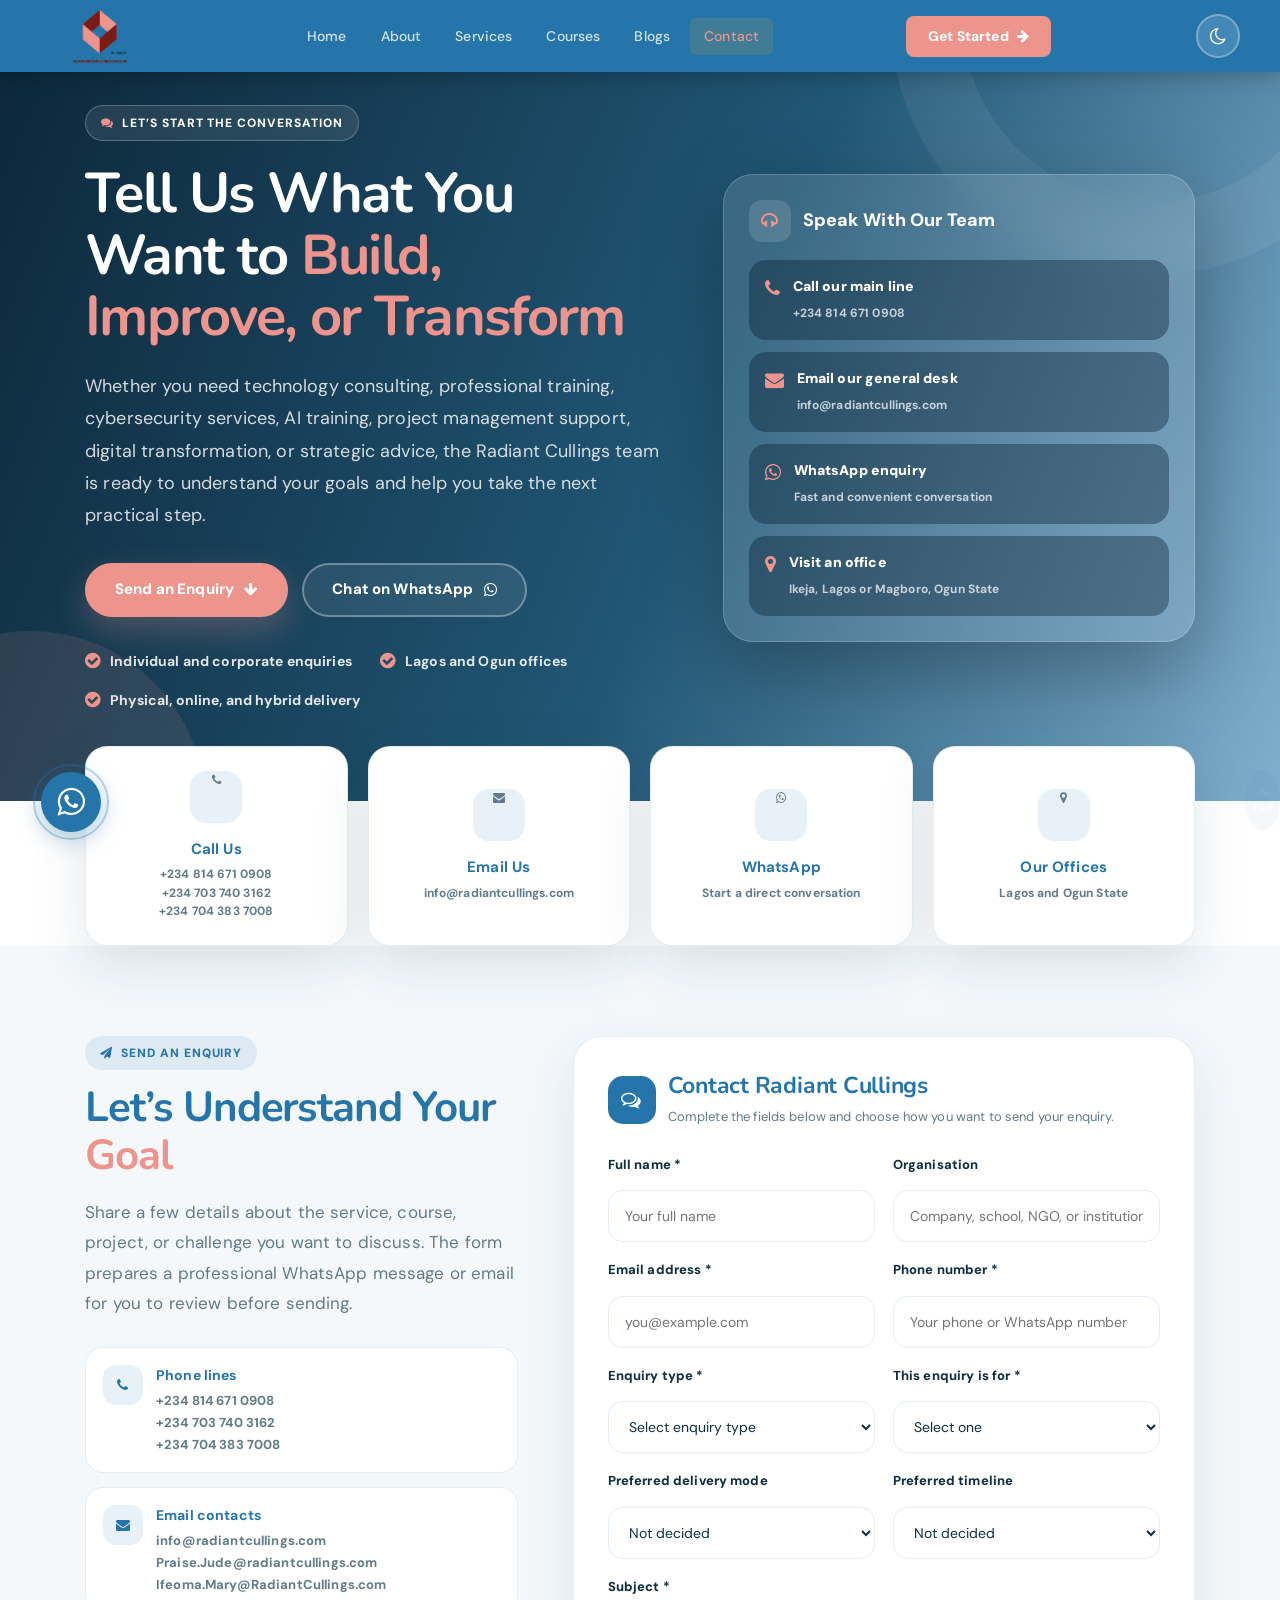
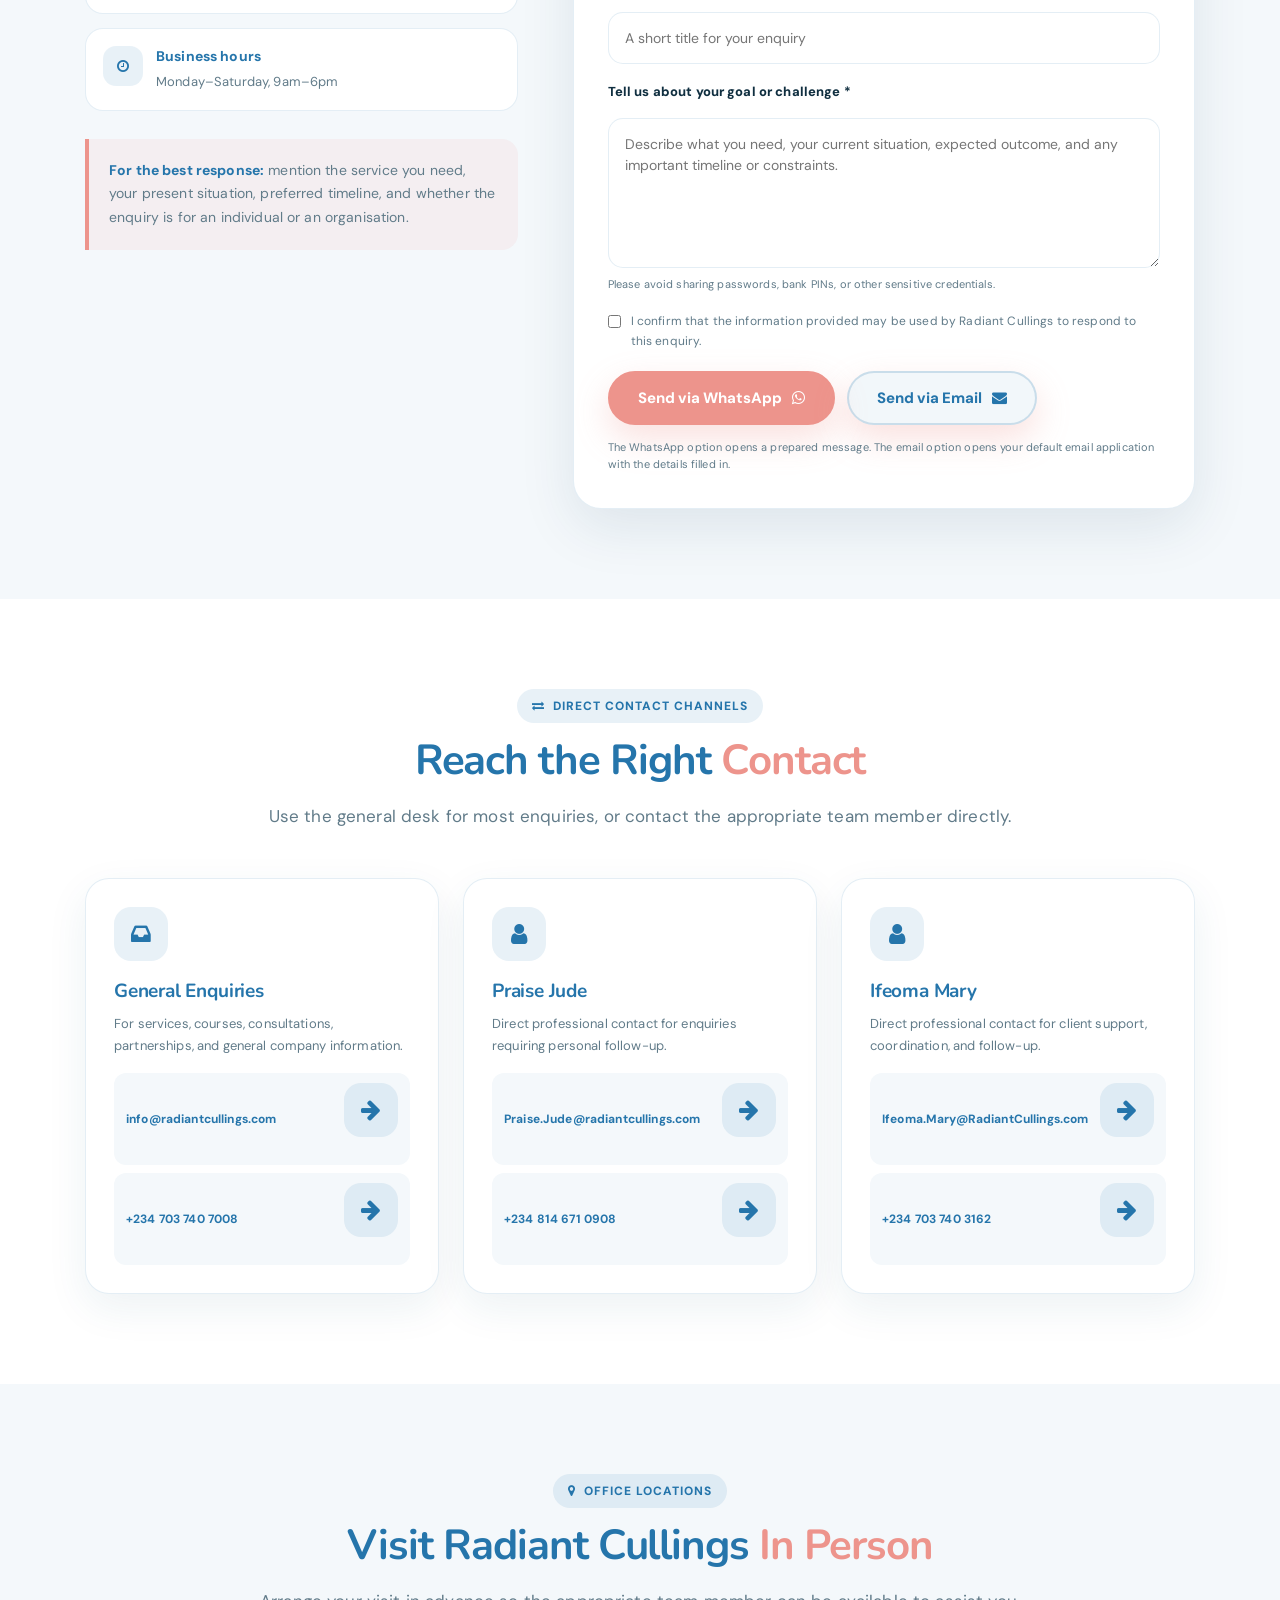
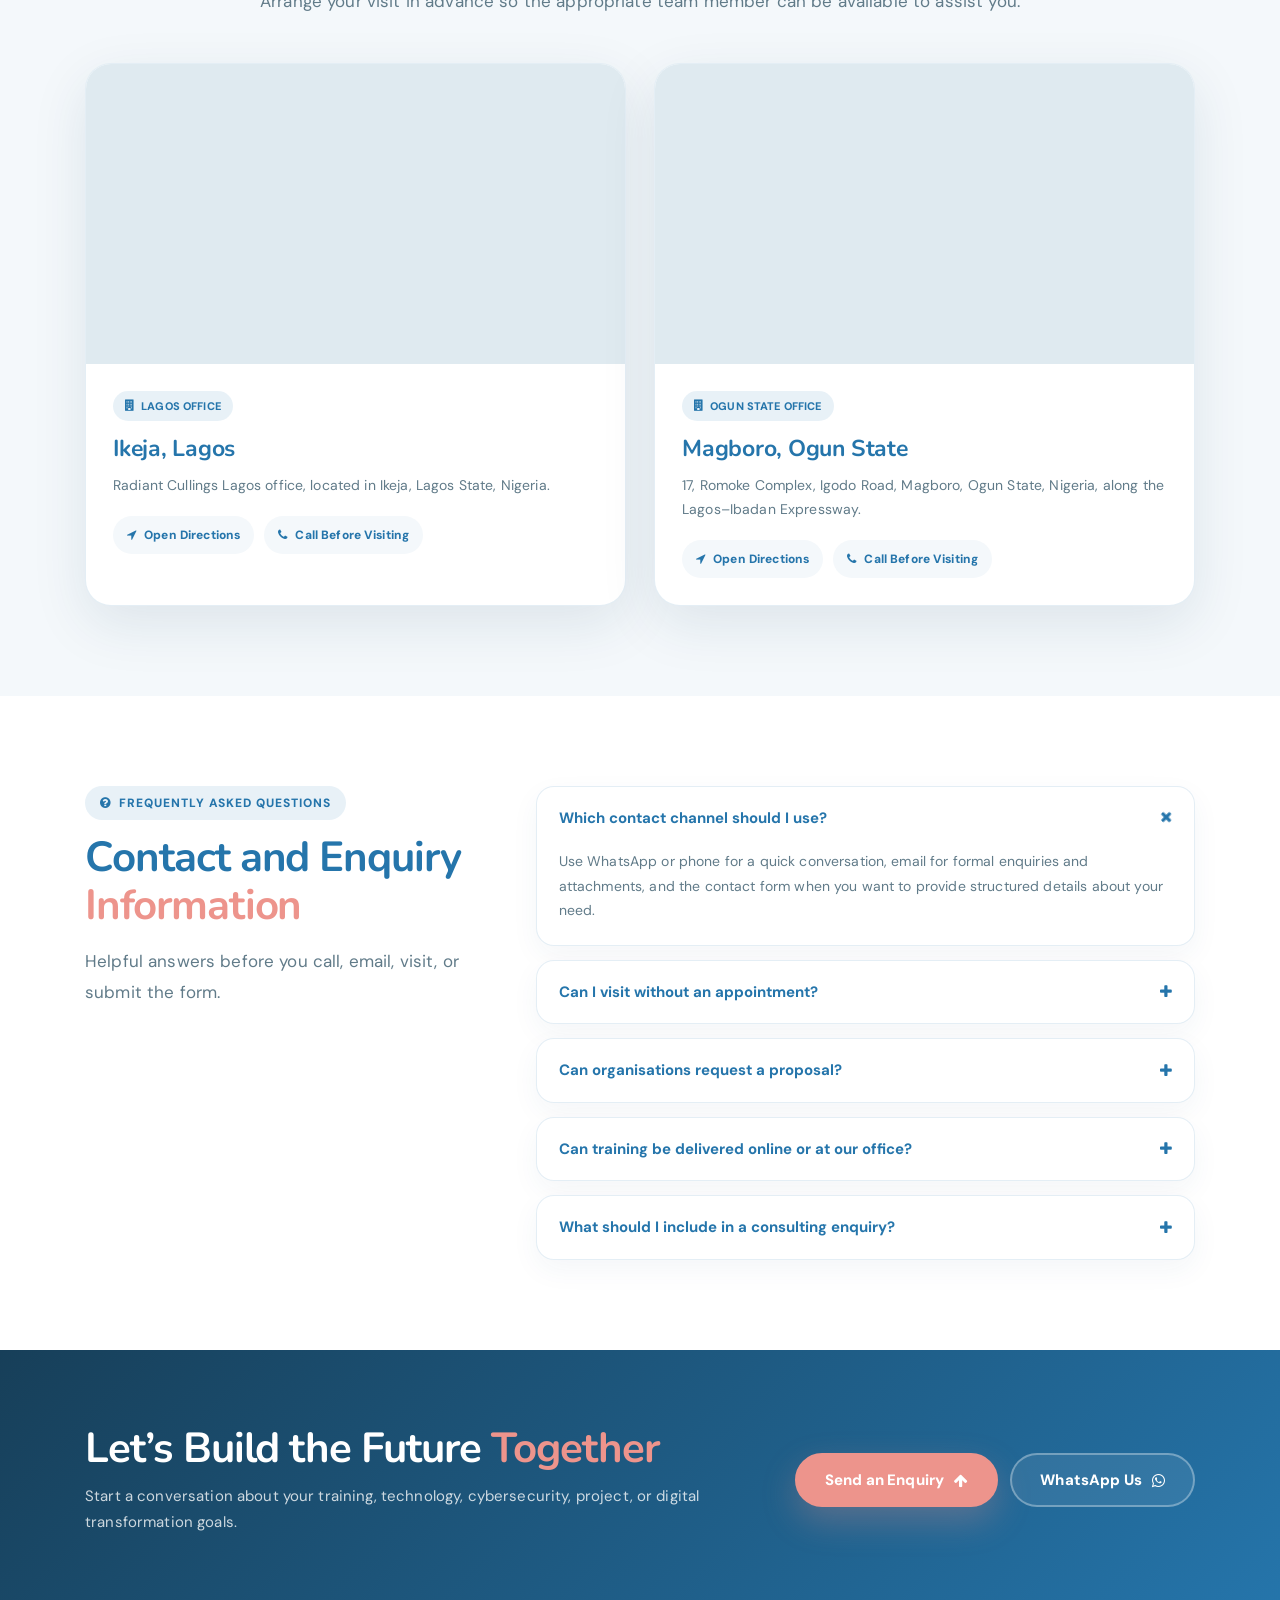
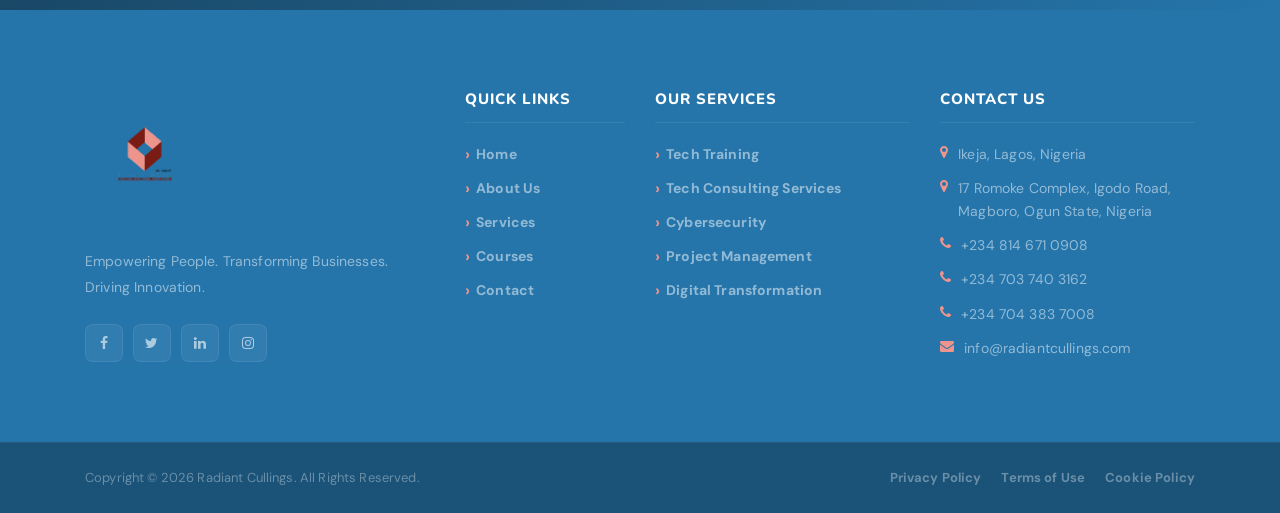
<file: contact.html>
<!doctype html>
<html lang="en">
  <head>
    <meta charset="UTF-8" />
    <meta
      name="description"
      content="Contact Radiant Cullings for technology consulting, professional training, cybersecurity, AI training, project management and digital transformation support."
    />
    <meta http-equiv="X-UA-Compatible" content="IE=edge" />
    <meta
      name="viewport"
      content="width=device-width,initial-scale=1,shrink-to-fit=no"
    />
    <title>Contact Us — Radiant Cullings</title>
    <link rel="icon" href="img/core-img/radiant_cullings.png" />
    <link rel="stylesheet" href="style.css" />
    <link rel="stylesheet" href="css/custom-override.css" />
    <script>
      (function () {
        try {
          if (localStorage.getItem("darkMode") === "enabled")
            document.documentElement.classList.add("dark-theme-loading");
        } catch (e) {}
      })();
    </script>
    <style>
      :root {
        --b: #2575ab;
        --bd: #174f72;
        --deep: #0b3048;
        --p: #ed948c;
        --pd: #d97a72;
        --ink: #102f40;
        --muted: #617b89;
        --soft: #f4f8fb;
        --white: #fff;
        --line: rgba(37, 117, 171, 0.12);
        --shadow: 0 18px 55px rgba(20, 62, 86, 0.1);
      }
      html {
        scroll-behavior: smooth;
      }
      body {
        background: #fff;
        color: var(--ink);
        transition: 0.35s;
      }
      html.dark-theme-loading body {
        background: #11111f;
      }
      button,
      input,
      select,
      textarea {
        font: inherit;
      }
      body.rc-form-busy {
        cursor: progress;
      }
      .dark-mode-toggle {
        position: relative;
        display: inline-flex;
        align-items: center;
        justify-content: center;
        flex: 0 0 auto;
        width: 44px;
        height: 44px;
        padding: 0;
        margin-left: 12px;
        border: 2px solid rgba(255, 255, 255, 0.3);
        border-radius: 50%;
        background: rgba(255, 255, 255, 0.14);
        color: #fff;
        font-size: 19px;
        cursor: pointer;
        overflow: hidden;
        transition: 0.3s;
      }
      .dark-mode-toggle:hover {
        border-color: var(--p);
        background: var(--p);
        color: #fff;
        transform: translateY(-2px);
        box-shadow: 0 10px 28px rgba(237, 148, 140, 0.35);
      }
      .dark-mode-toggle i {
        position: absolute;
        top: 50%;
        left: 50%;
        transition: 0.35s;
      }
      .dark-mode-toggle .fa-moon-o {
        opacity: 1;
        transform: translate(-50%, -50%);
      }
      .dark-mode-toggle .fa-sun-o {
        opacity: 0;
        transform: translate(-50%, -50%) rotate(-90deg) scale(0.5);
      }
      body.dark-mode .dark-mode-toggle .fa-moon-o {
        opacity: 0;
        transform: translate(-50%, -50%) rotate(90deg) scale(0.5);
      }
      body.dark-mode .dark-mode-toggle .fa-sun-o {
        opacity: 1;
        transform: translate(-50%, -50%);
      }
      body.dark-mode .dark-mode-toggle {
        color: #fbbf24;
      }
      .floating-whatsapp {
        position: fixed;
        left: 20px;
        bottom: 30px;
        z-index: 9999;
        display: flex;
        flex-direction: column;
        align-items: center;
        gap: 8px;
        animation: wp 2s ease-in-out infinite;
      }
      .floating-whatsapp a {
        position: relative;
        display: flex;
        align-items: center;
        justify-content: center;
        width: 60px;
        height: 60px;
        border-radius: 50%;
        background: var(--b);
        color: #fff;
        text-decoration: none;
        box-shadow: 0 6px 25px rgba(37, 117, 171, 0.4);
        transition: 0.3s;
      }
      .floating-whatsapp a:hover {
        background: var(--p);
        color: #fff;
        transform: scale(1.1) translateY(-4px);
      }
      .floating-whatsapp a i {
        font-size: 32px;
      }
      .floating-whatsapp a:before {
        content: "";
        position: absolute;
        inset: -8px;
        border: 2px solid rgba(37, 117, 171, 0.3);
        border-radius: 50%;
        animation: ripple 2s ease-out infinite;
      }
      .whatsapp-label {
        padding: 6px 14px;
        border-radius: 999px;
        background: var(--b);
        color: #fff;
        font-size: 12px;
        font-weight: 700;
        white-space: nowrap;
        opacity: 0;
        transform: translateX(-10px);
        transition: 0.3s;
      }
      .floating-whatsapp:hover .whatsapp-label {
        opacity: 1;
        transform: none;
      }
      @keyframes wp {
        50% {
          transform: scale(1.05);
        }
      }
      @keyframes ripple {
        0% {
          opacity: 1;
          transform: scale(0.8);
        }
        100% {
          opacity: 0;
          transform: scale(1.5);
        }
      }
      .rc-contact-hero {
        position: relative;
        min-height: 650px;
        display: flex;
        align-items: center;
        overflow: hidden;
        isolation: isolate;
        background:
          linear-gradient(
            112deg,
            rgba(7, 34, 52, 0.98),
            rgba(14, 72, 105, 0.92) 55%,
            rgba(37, 117, 171, 0.58)
          ),
          url("https://images.unsplash.com/photo-1521737711867-e3b97375f902?w=1900&h=1100&fit=crop")
            center/cover no-repeat;
      }
      .rc-contact-hero:before,
      .rc-contact-hero:after {
        content: "";
        position: absolute;
        z-index: -1;
        border-radius: 50%;
      }
      .rc-contact-hero:before {
        width: 520px;
        height: 520px;
        top: -245px;
        right: -130px;
        border: 72px solid rgba(255, 255, 255, 0.06);
      }
      .rc-contact-hero:after {
        width: 350px;
        height: 350px;
        left: -145px;
        bottom: -180px;
        background: rgba(237, 148, 140, 0.12);
      }
      .rc-hero-grid {
        display: grid;
        grid-template-columns: minmax(0, 1.1fr) minmax(330px, 0.9fr);
        align-items: center;
        gap: 60px;
        padding: 105px 0 90px;
      }
      .rc-kicker,
      .rc-tag {
        display: inline-flex;
        align-items: center;
        gap: 8px;
        padding: 8px 15px;
        border-radius: 999px;
        font-size: 12px;
        font-weight: 800;
        letter-spacing: 0.08em;
        text-transform: uppercase;
      }
      .rc-kicker {
        margin-bottom: 22px;
        border: 1px solid rgba(255, 255, 255, 0.24);
        background: rgba(255, 255, 255, 0.09);
        color: #fff;
      }
      .rc-kicker i {
        color: var(--p);
      }
      .rc-tag {
        margin-bottom: 14px;
        background: rgba(37, 117, 171, 0.1);
        color: var(--b);
      }
      .rc-contact-hero h1 {
        max-width: 760px;
        margin: 0 0 22px;
        color: #fff;
        font-size: clamp(46px, 6vw, 80px);
        line-height: 1.01;
        letter-spacing: -0.05em;
      }
      .rc-contact-hero h1 span,
      .rc-heading h2 span,
      .rc-form-copy h2 span,
      .rc-office-heading h2 span,
      .rc-faq-copy h2 span {
        color: var(--p);
      }
      .rc-hero-copy > p {
        max-width: 690px;
        margin: 0 0 31px;
        color: rgba(255, 255, 255, 0.82);
        font-size: 18px;
        line-height: 1.8;
      }
      .rc-actions {
        display: flex;
        flex-wrap: wrap;
        gap: 14px;
        margin-bottom: 34px;
      }
      .rc-btn-main,
      .rc-btn-ghost {
        display: inline-flex;
        align-items: center;
        justify-content: center;
        gap: 10px;
        min-height: 54px;
        padding: 0 28px;
        border-radius: 999px;
        font-size: 15px;
        font-weight: 800;
        text-decoration: none;
        transition: 0.3s;
      }
      .rc-btn-main {
        border: 2px solid var(--p);
        background: var(--p);
        color: #fff;
        box-shadow: 0 14px 34px rgba(237, 148, 140, 0.28);
      }
      .rc-btn-main:hover {
        border-color: var(--pd);
        background: var(--pd);
        color: #fff;
        transform: translateY(-4px);
      }
      .rc-btn-ghost {
        border: 2px solid rgba(255, 255, 255, 0.32);
        background: rgba(255, 255, 255, 0.08);
        color: #fff;
      }
      .rc-btn-ghost:hover {
        border-color: var(--p);
        background: var(--p);
        color: #fff;
        transform: translateY(-4px);
        box-shadow: 0 14px 34px rgba(237, 148, 140, 0.3);
      }
      .rc-hero-points {
        display: flex;
        flex-wrap: wrap;
        gap: 18px 28px;
      }
      .rc-hero-point {
        display: flex;
        align-items: center;
        gap: 10px;
        color: rgba(255, 255, 255, 0.88);
        font-size: 14px;
        font-weight: 700;
      }
      .rc-hero-point i {
        color: var(--p);
        font-size: 18px;
      }
      .rc-hero-panel {
        padding: 25px;
        border: 1px solid rgba(255, 255, 255, 0.2);
        border-radius: 30px;
        background: rgba(255, 255, 255, 0.12);
        box-shadow: 0 30px 80px rgba(0, 0, 0, 0.28);
        backdrop-filter: blur(18px);
      }
      .rc-panel-title {
        display: flex;
        align-items: center;
        gap: 12px;
        margin-bottom: 18px;
        color: #fff;
        font-size: 18px;
        font-weight: 800;
      }
      .rc-panel-title i {
        display: inline-flex;
        align-items: center;
        justify-content: center;
        width: 42px;
        height: 42px;
        border-radius: 13px;
        background: rgba(255, 255, 255, 0.13);
        color: var(--p);
      }
      .rc-hero-contact-list {
        display: grid;
        gap: 12px;
      }
      .rc-hero-contact {
        display: flex;
        align-items: flex-start;
        gap: 13px;
        padding: 16px;
        border-radius: 17px;
        background: rgba(7, 31, 49, 0.38);
        color: #fff;
        text-decoration: none;
        transition: 0.3s;
      }
      .rc-hero-contact:hover {
        background: rgba(237, 148, 140, 0.22);
        color: #fff;
        transform: translateX(5px);
      }
      .rc-hero-contact i {
        margin-top: 3px;
        color: var(--p);
        font-size: 19px;
      }
      .rc-hero-contact strong {
        display: block;
        margin-bottom: 3px;
        font-size: 14px;
      }
      .rc-hero-contact span {
        color: rgba(255, 255, 255, 0.73);
        font-size: 12px;
        line-height: 1.55;
      }
      .rc-quick {
        position: relative;
        z-index: 3;
        margin-top: -55px;
      }
      .rc-quick-grid {
        display: grid;
        grid-template-columns: repeat(4, minmax(0, 1fr));
        gap: 20px;
      }
      .rc-quick-card {
        display: flex;
        flex-direction: column;
        align-items: center;
        justify-content: center;
        gap: 15px;
        min-height: 190px;
        padding: 24px;
        border: 1px solid var(--line);
        border-radius: 22px;
        background: #fff;
        box-shadow: 0 18px 55px rgba(20, 62, 86, 0.13);
        text-align: center;
        text-decoration: none;
        transition: 0.35s;
      }

      .rc-quick-card > div {
        width: 100%;
      }
      .rc-quick-card:hover {
        border-color: rgba(237, 148, 140, 0.4);
        transform: translateY(-8px);
        box-shadow: 0 25px 65px rgba(20, 62, 86, 0.18);
      }
      .rc-quick-icon {
        display: inline-flex;
        align-items: center;
        justify-content: center;
        flex: 0 0 auto;
        width: 52px;
        height: 52px;
        border-radius: 16px;
        background: rgba(37, 117, 171, 0.1);
        color: var(--b);
        font-size: 22px;
        transition: 0.35s;
      }
      .rc-quick-card:hover .rc-quick-icon {
        background: var(--p);
        color: #fff;
      }
      .rc-quick-card strong {
        display: block;
        margin-bottom: 5px;
        color: var(--ink);
        font-size: 15px;
      }
      .rc-quick-card span {
        display: block;
        color: var(--muted);
        font-size: 12px;
        line-height: 1.55;
      }
      .rc-section {
        position: relative;
        padding: 90px 0;
      }
      .rc-soft {
        background: var(--soft);
      }
      .rc-heading {
        max-width: 760px;
        margin: 0 auto 46px;
        text-align: center;
      }
      .rc-heading h2,
      .rc-form-copy h2,
      .rc-office-heading h2,
      .rc-faq-copy h2 {
        margin: 0 0 16px;
        color: var(--ink);
        font-size: clamp(34px, 4vw, 54px);
        line-height: 1.08;
        letter-spacing: -0.04em;
      }
      .rc-heading p,
      .rc-form-copy > p,
      .rc-office-heading p,
      .rc-faq-copy p {
        margin: 0;
        color: var(--muted);
        font-size: 17px;
        line-height: 1.8;
      }
      .rc-contact-grid {
        display: grid;
        grid-template-columns: minmax(0, 0.82fr) minmax(0, 1.18fr);
        gap: 55px;
        align-items: start;
      }
      .rc-form-copy {
        position: sticky;
        top: 110px;
      }
      .rc-contact-details {
        display: grid;
        gap: 14px;
        margin: 28px 0;
      }
      .rc-detail-row {
        display: flex;
        align-items: flex-start;
        gap: 13px;
        padding: 17px;
        border: 1px solid var(--line);
        border-radius: 18px;
        background: #fff;
      }
      .rc-detail-row i {
        display: inline-flex;
        align-items: center;
        justify-content: center;
        flex: 0 0 auto;
        width: 40px;
        height: 40px;
        border-radius: 13px;
        background: rgba(37, 117, 171, 0.1);
        color: var(--b);
      }
      .rc-detail-row strong {
        display: block;
        margin-bottom: 4px;
        color: var(--ink);
        font-size: 14px;
      }
      .rc-detail-row a,
      .rc-detail-row span {
        color: var(--muted);
        font-size: 13px;
        line-height: 1.6;
        text-decoration: none;
      }
      .rc-detail-row a:hover {
        color: var(--p);
      }
      .rc-response-note {
        padding: 20px;
        border-left: 4px solid var(--p);
        border-radius: 0 16px 16px 0;
        background: rgba(237, 148, 140, 0.09);
        color: var(--muted);
        font-size: 14px;
        line-height: 1.7;
      }
      .rc-response-note strong {
        color: var(--ink);
      }
      .rc-contact-form-wrap {
        padding: 34px;
        border: 1px solid var(--line);
        border-radius: 28px;
        background: #fff;
        box-shadow: var(--shadow);
      }
      .rc-form-title {
        display: flex;
        align-items: center;
        gap: 12px;
        margin-bottom: 25px;
      }
      .rc-form-title i {
        display: inline-flex;
        align-items: center;
        justify-content: center;
        width: 48px;
        height: 48px;
        border-radius: 15px;
        background: var(--b);
        color: #fff;
        font-size: 20px;
      }
      .rc-form-title h3 {
        margin: 0;
        color: var(--ink);
        font-size: 23px;
      }
      .rc-form-title p {
        margin: 3px 0 0;
        color: var(--muted);
        font-size: 13px;
      }
      .rc-form-grid {
        display: grid;
        grid-template-columns: repeat(2, minmax(0, 1fr));
        gap: 18px;
      }
      .rc-group {
        display: grid;
        gap: 8px;
      }
      .rc-group.full {
        grid-column: 1/-1;
      }
      .rc-group label {
        color: var(--ink);
        font-size: 13px;
        font-weight: 800;
      }
      .rc-group input,
      .rc-group select,
      .rc-group textarea {
        width: 100%;
        border: 1px solid var(--line);
        border-radius: 15px;
        background: #fff;
        color: var(--ink);
        outline: none;
        transition: 0.25s;
      }
      .rc-group input,
      .rc-group select {
        height: 52px;
        padding: 0 16px;
      }
      .rc-group textarea {
        min-height: 150px;
        padding: 15px 16px;
        resize: vertical;
      }
      .rc-group input:focus,
      .rc-group select:focus,
      .rc-group textarea:focus {
        border-color: var(--b);
        box-shadow: 0 0 0 4px rgba(37, 117, 171, 0.11);
      }
      .rc-help {
        color: var(--muted);
        font-size: 11px;
      }
      .rc-form-consent {
        display: flex;
        align-items: flex-start;
        gap: 10px;
        margin: 20px 0;
        color: var(--muted);
        font-size: 12px;
        line-height: 1.6;
      }
      .rc-form-consent input {
        margin-top: 3px;
      }
      .rc-form-actions {
        display: flex;
        flex-wrap: wrap;
        gap: 12px;
      }
      .rc-form-actions button {
        cursor: pointer;
      }
      .rc-btn-email {
        border: 2px solid rgba(37, 117, 171, 0.2);
        background: rgba(37, 117, 171, 0.06);
        color: var(--b);
      }
      .rc-btn-email:hover {
        border-color: var(--p);
        background: var(--p);
        color: #fff;
        box-shadow: 0 12px 30px rgba(237, 148, 140, 0.28);
      }
      .rc-form-note {
        margin: 14px 0 0;
        color: var(--muted);
        font-size: 11px;
        line-height: 1.6;
      }
      .rc-channel-grid {
        display: grid;
        grid-template-columns: repeat(3, minmax(0, 1fr));
        gap: 24px;
      }
      .rc-channel-card {
        padding: 28px;
        border: 1px solid var(--line);
        border-radius: 24px;
        background: #fff;
        box-shadow: 0 14px 40px rgba(31, 87, 119, 0.08);
        transition: 0.35s;
      }
      .rc-channel-card:hover {
        border-color: rgba(237, 148, 140, 0.4);
        transform: translateY(-8px);
      }
      .rc-channel-card i {
        display: inline-flex;
        align-items: center;
        justify-content: center;
        width: 54px;
        height: 54px;
        margin-bottom: 18px;
        border-radius: 17px;
        background: rgba(37, 117, 171, 0.1);
        color: var(--b);
        font-size: 23px;
      }
      .rc-channel-card h3 {
        margin: 0 0 9px;
        color: var(--ink);
        font-size: 19px;
      }
      .rc-channel-card p {
        margin: 0 0 16px;
        color: var(--muted);
        font-size: 13px;
        line-height: 1.7;
      }
      .rc-channel-links {
        display: grid;
        gap: 8px;
      }
      .rc-channel-links a {
        display: flex;
        align-items: center;
        justify-content: space-between;
        gap: 10px;
        padding: 10px 12px;
        border-radius: 12px;
        background: var(--soft);
        color: var(--b);
        font-size: 12px;
        font-weight: 700;
        text-decoration: none;
        transition: 0.25s;
      }
      .rc-channel-links a:hover {
        border-color: var(--p);
        background: var(--p);
        color: #fff;
      }
      .rc-office-grid {
        display: grid;
        grid-template-columns: repeat(2, minmax(0, 1fr));
        gap: 28px;
      }
      .rc-office-card {
        overflow: hidden;
        border: 1px solid var(--line);
        border-radius: 26px;
        background: #fff;
        box-shadow: var(--shadow);
      }
      .rc-map {
        height: 300px;
        background: #dfeaf0;
      }
      .rc-map iframe {
        width: 100%;
        height: 100%;
        border: 0;
      }
      .rc-office-body {
        padding: 27px;
      }
      .rc-office-label {
        display: inline-flex;
        align-items: center;
        gap: 7px;
        padding: 7px 12px;
        margin-bottom: 13px;
        border-radius: 999px;
        background: rgba(37, 117, 171, 0.1);
        color: var(--b);
        font-size: 11px;
        font-weight: 800;
        text-transform: uppercase;
      }
      .rc-office-body h3 {
        margin: 0 0 10px;
        color: var(--ink);
        font-size: 23px;
      }
      .rc-office-body p {
        margin: 0 0 18px;
        color: var(--muted);
        font-size: 14px;
        line-height: 1.7;
      }
      .rc-office-actions {
        display: flex;
        flex-wrap: wrap;
        gap: 10px;
      }
      .rc-office-actions a {
        display: inline-flex;
        align-items: center;
        gap: 8px;
        padding: 10px 14px;
        border-radius: 999px;
        background: var(--soft);
        color: var(--b);
        font-size: 12px;
        font-weight: 800;
        text-decoration: none;
        transition: 0.25s;
      }
      .rc-office-actions a:hover {
        border-color: var(--p);
        background: var(--p);
        color: #fff;
      }
      .rc-faq-grid {
        display: grid;
        grid-template-columns: minmax(280px, 0.75fr) minmax(0, 1.25fr);
        gap: 55px;
        align-items: start;
      }
      .rc-faq-copy {
        position: sticky;
        top: 110px;
      }
      .rc-faq-list {
        display: grid;
        gap: 14px;
      }
      .rc-faq-item {
        overflow: hidden;
        border: 1px solid var(--line);
        border-radius: 18px;
        background: #fff;
        box-shadow: 0 10px 28px rgba(31, 87, 119, 0.05);
      }
      .rc-faq-question {
        width: 100%;
        display: flex;
        align-items: center;
        justify-content: space-between;
        gap: 18px;
        padding: 20px 22px;
        border: 0;
        background: transparent;
        color: var(--ink);
        text-align: left;
        font-size: 15px;
        font-weight: 800;
        cursor: pointer;
      }
      .rc-faq-question i {
        color: var(--b);
        transition: 0.3s;
      }
      .rc-faq-item.open .rc-faq-question i {
        transform: rotate(45deg);
      }
      .rc-faq-answer {
        max-height: 0;
        overflow: hidden;
        transition: max-height 0.35s ease;
      }
      .rc-faq-answer p {
        margin: 0;
        padding: 0 22px 22px;
        color: var(--muted);
        font-size: 14px;
        line-height: 1.75;
      }
      .rc-cta {
        position: relative;
        overflow: hidden;
        padding: 75px 0;
        background: linear-gradient(135deg, #173f59, #2575ab);
        color: #fff;
      }
      .rc-cta-inner {
        display: flex;
        align-items: center;
        justify-content: space-between;
        gap: 30px;
      }
      .rc-cta h2 {
        margin: 0 0 10px;
        color: #fff;
        font-size: clamp(34px, 4vw, 52px);
      }
      .rc-cta p {
        max-width: 680px;
        margin: 0;
        color: rgba(255, 255, 255, 0.78);
        line-height: 1.75;
      }
      .rc-cta-actions {
        display: flex;
        flex-wrap: wrap;
        gap: 12px;
        justify-content: flex-end;
      }
      @media (pointer: fine) and (hover: hover) {
        html,
        body,
        a,
        button,
        input,
        select,
        textarea,
        [role="button"] {
          cursor: none !important;
        }
      }
      .custom-cursor-dot,
      .custom-cursor-circle {
        position: fixed;
        top: 0;
        left: 0;
        z-index: 1000001;
        pointer-events: none;
        opacity: 0;
        transform: translate(-50%, -50%);
      }
      .custom-cursor-dot {
        width: 7px;
        height: 7px;
        border-radius: 50%;
        background: var(--p);
      }
      .custom-cursor-circle {
        z-index: 1000000;
        width: 38px;
        height: 38px;
        border: 2px solid var(--b);
        border-radius: 50%;
        background: rgba(37, 117, 171, 0.04);
        transition: 0.25s;
      }
      .cursor-visible {
        opacity: 1;
      }
      .custom-cursor-circle.cursor-hover {
        width: 58px;
        height: 58px;
        border-color: var(--p);
        background: rgba(237, 148, 140, 0.13);
      }
      .custom-cursor-dot.cursor-hover {
        width: 9px;
        height: 9px;
        background: var(--b);
      }
      .custom-cursor-circle.cursor-click {
        width: 28px;
        height: 28px;
      }
      .cursor-hidden {
        opacity: 0;
      }
      body.dark-mode {
        background: #11111f;
        color: #e8e8ef;
      }
      body.dark-mode .ve-nav-wrap {
        background: #17172a !important;
      }
      body.dark-mode .ve-nav ul li a,
      body.dark-mode .ve-mobile-menu ul li a {
        color: #d7d7e2;
      }
      body.dark-mode .ve-nav ul li a:hover,
      body.dark-mode .ve-nav ul li a.active {
        color: var(--p);
      }
      body.dark-mode .ve-dropdown,
      body.dark-mode .ve-mobile-menu {
        background: #1b1b30;
      }
      body.dark-mode .rc-section {
        background: #11111f;
      }
      body.dark-mode .rc-soft {
        background: #17172a;
      }
      body.dark-mode .rc-quick-card,
      body.dark-mode .rc-detail-row,
      body.dark-mode .rc-contact-form-wrap,
      body.dark-mode .rc-channel-card,
      body.dark-mode .rc-office-card,
      body.dark-mode .rc-cta,
      body.dark-mode .rc-faq-item {
        border-color: rgba(255, 255, 255, 0.07);
        background: #1d1d31;
      }
      body.dark-mode .rc-heading h2,
      body.dark-mode .rc-form-copy h2,
      body.dark-mode .rc-office-heading h2,
      body.dark-mode .rc-faq-copy h2,
      body.dark-mode .rc-quick-card strong,
      body.dark-mode .rc-detail-row strong,
      body.dark-mode .rc-form-title h3,
      body.dark-mode .rc-group label,
      body.dark-mode .rc-channel-card h3,
      body.dark-mode .rc-office-body h3,
      body.dark-mode .rc-faq-question {
        color: #f0f0f5;
      }
      body.dark-mode .rc-heading p,
      body.dark-mode .rc-form-copy > p,
      body.dark-mode .rc-office-heading p,
      body.dark-mode .rc-faq-copy p,
      body.dark-mode .rc-quick-card span,
      body.dark-mode .rc-detail-row a,
      body.dark-mode .rc-detail-row span,
      body.dark-mode .rc-channel-card p,
      body.dark-mode .rc-office-body p,
      body.dark-mode .rc-faq-answer p,
      body.dark-mode .rc-form-note,
      body.dark-mode .rc-help {
        color: #adadbb;
      }
      body.dark-mode .rc-group input,
      body.dark-mode .rc-group select,
      body.dark-mode .rc-group textarea {
        border-color: rgba(255, 255, 255, 0.09);
        background: #24243a;
        color: #ededf3;
      }
      body.dark-mode .rc-channel-links a,
      body.dark-mode .rc-office-actions a {
        background: #25253b;
        color: #86c0e7;
      }
      body.dark-mode .rc-response-note {
        background: rgba(237, 148, 140, 0.1);
        color: #c1c1cc;
      }
      body.dark-mode .rc-response-note strong {
        color: #fff;
      }
      body.dark-mode .ve-footer {
        background: #0d0d18;
      }
      @media (max-width: 1100px) {
        .rc-quick-grid {
          grid-template-columns: repeat(2, minmax(0, 1fr));
        }
        .rc-channel-grid {
          grid-template-columns: repeat(2, minmax(0, 1fr));
        }
      }
      @media (max-width: 991px) {
        .ve-nav-wrap {
          display: flex;
          align-items: center;
        }
        .dark-mode-toggle {
          order: 8;
          width: 40px;
          height: 40px;
          margin-left: auto;
          margin-right: 9px;
        }
        .ve-toggler {
          order: 9;
          margin-left: 0 !important;
        }
        .rc-hero-grid,
        .rc-contact-grid,
        .rc-faq-grid {
          grid-template-columns: 1fr;
        }
        .rc-form-copy,
        .rc-faq-copy {
          position: static;
        }
        .rc-cta-inner {
          align-items: flex-start;
          flex-direction: column;
        }
        .rc-cta-actions {
          justify-content: flex-start;
        }
      }
      @media (max-width: 767px) {
        .rc-contact-hero {
          min-height: auto;
        }
        .rc-hero-grid {
          padding: 85px 0 80px;
        }
        .rc-contact-hero h1 {
          font-size: 47px;
        }
        .rc-section {
          padding: 70px 0;
        }
        .rc-quick {
          margin-top: -35px;
        }
        .rc-quick-grid,
        .rc-channel-grid,
        .rc-office-grid,
        .rc-form-grid {
          grid-template-columns: 1fr;
        }
        .rc-contact-form-wrap {
          padding: 25px;
        }
        .rc-cta-actions,
        .rc-form-actions {
          flex-direction: column;
          align-items: stretch;
        }
        .rc-btn-main,
        .rc-btn-ghost {
          width: 100%;
        }
        .floating-whatsapp {
          left: 15px;
          bottom: 20px;
        }
        .floating-whatsapp a {
          width: 50px;
          height: 50px;
        }
        .whatsapp-label {
          display: none;
        }
      }
      @media (max-width: 520px) {
        .rc-contact-hero h1 {
          font-size: 40px;
        }
        .rc-actions {
          flex-direction: column;
        }
        .rc-hero-panel {
          padding: 18px;
        }
        .rc-map {
          height: 250px;
        }
        .rc-contact-form-wrap {
          padding: 21px;
        }
        .rc-quick-card {
          padding: 20px;
        }
        .rc-faq-question {
          padding: 18px;
        }
        .rc-faq-answer p {
          padding: 0 18px 20px;
        }
      }
      @media (pointer: coarse), (hover: none) {
        html,
        body,
        a,
        button,
        input,
        select,
        textarea,
        [role="button"] {
          cursor: auto !important;
        }
        .custom-cursor-dot,
        .custom-cursor-circle {
          display: none !important;
        }
      }

      /* ==================================================
        RADIANT CULLINGS PINK HOVER OVERRIDES
      ================================================== */
      .ve-nav ul li a:hover,
      .ve-nav ul li a.active,
      .ve-mobile-menu ul li a:hover,
      .ve-mobile-menu ul li a.active,
      .ve-dropdown li a:hover,
      .ve-footer-links li a:hover,
      .ve-footer-bottom ul li a:hover,
      .ve-social a:hover {
        color: #ed948c !important;
      }
      .ve-dropdown li a:hover {
        background: rgba(237, 148, 140, 0.1) !important;
      }
      .ve-social a:hover {
        border-color: #ed948c !important;
        background: #ed948c !important;
        color: #ffffff !important;
      }
      .rc-quick-card:hover .rc-quick-icon,
      .rc-btn-email:hover,
      .rc-channel-links a:hover,
      .rc-office-actions a:hover {
        border-color: #ed948c !important;
        background: #ed948c !important;
        color: #ffffff !important;
      }
      .rc-btn-ghost:hover,
      .dark-mode-toggle:hover {
        border-color: #ed948c !important;
        background: #ed948c !important;
        color: #ffffff !important;
      }
      body.dark-mode .ve-nav ul li a:hover,
      body.dark-mode .ve-nav ul li a.active,
      body.dark-mode .ve-mobile-menu ul li a:hover,
      body.dark-mode .ve-mobile-menu ul li a.active,
      body.dark-mode .ve-footer-links li a:hover,
      body.dark-mode .ve-footer-bottom ul li a:hover {
        color: #ed948c !important;
      }

      /* ==================================================
         HOMEPAGE-MATCHED CONTACT PAGE HEADINGS
         Font family continues to come from the shared style.css,
         exactly as it does on the index page.
      ================================================== */

      /* Main headings on light backgrounds */
      .rc-heading h2,
      .rc-form-copy h2,
      .rc-office-heading h2,
      .rc-faq-copy h2 {
        color: #2575ab !important;
        font-size: 42px;
        font-weight: 700;
        line-height: 1.15;
        letter-spacing: -0.025em;
      }

      .rc-heading h2 span,
      .rc-form-copy h2 span,
      .rc-office-heading h2 span,
      .rc-faq-copy h2 span {
        color: #ed948c !important;
      }

      /* Hero and CTA headings remain white on dark backgrounds,
         with the highlighted words in the website pink. */
      .rc-contact-hero h1 {
        color: #ffffff !important;
        font-size: 56px;
        font-weight: 700;
        line-height: 1.1;
        letter-spacing: -0.03em;
      }

      .rc-contact-hero h1 span,
      .rc-cta h2 span {
        color: #ed948c !important;
      }

      .rc-cta h2 {
        color: #ffffff !important;
        font-size: 42px;
        font-weight: 700;
        line-height: 1.15;
        letter-spacing: -0.025em;
      }

      /* Supporting and card headings */
      .rc-quick-card strong,
      .rc-detail-row strong,
      .rc-form-title h3,
      .rc-channel-card h3,
      .rc-office-body h3,
      .rc-faq-question,
      .rc-response-note strong {
        color: #2575ab !important;
        font-weight: 700;
        transition: color 0.3s ease;
      }

      /* Pink title hover, matching the index page interaction colour */
      .rc-quick-card:hover strong,
      .rc-detail-row:hover strong,
      .rc-contact-form-wrap:hover .rc-form-title h3,
      .rc-channel-card:hover h3,
      .rc-office-card:hover .rc-office-body h3,
      .rc-faq-question:hover {
        color: #ed948c !important;
      }

      /* Dark-mode heading colours */
      body.dark-mode .rc-heading h2,
      body.dark-mode .rc-form-copy h2,
      body.dark-mode .rc-office-heading h2,
      body.dark-mode .rc-faq-copy h2,
      body.dark-mode .rc-quick-card strong,
      body.dark-mode .rc-detail-row strong,
      body.dark-mode .rc-form-title h3,
      body.dark-mode .rc-channel-card h3,
      body.dark-mode .rc-office-body h3,
      body.dark-mode .rc-faq-question,
      body.dark-mode .rc-response-note strong {
        color: #7cb5df !important;
      }

      body.dark-mode .rc-heading h2 span,
      body.dark-mode .rc-form-copy h2 span,
      body.dark-mode .rc-office-heading h2 span,
      body.dark-mode .rc-faq-copy h2 span,
      body.dark-mode .rc-contact-hero h1 span,
      body.dark-mode .rc-cta h2 span {
        color: #ed948c !important;
      }

      body.dark-mode .rc-contact-hero h1,
      body.dark-mode .rc-cta h2 {
        color: #ffffff !important;
      }

      @media (max-width: 991px) {
        .rc-heading h2,
        .rc-form-copy h2,
        .rc-office-heading h2,
        .rc-faq-copy h2,
        .rc-cta h2 {
          font-size: 38px;
        }

        .rc-contact-hero h1 {
          font-size: 48px;
        }
      }

      @media (max-width: 767px) {
        .rc-heading h2,
        .rc-form-copy h2,
        .rc-office-heading h2,
        .rc-faq-copy h2,
        .rc-cta h2 {
          font-size: 34px;
        }

        .rc-contact-hero h1 {
          font-size: 42px;
        }
      }

      @media (max-width: 520px) {
        .rc-heading h2,
        .rc-form-copy h2,
        .rc-office-heading h2,
        .rc-faq-copy h2,
        .rc-cta h2 {
          font-size: 30px;
        }

        .rc-contact-hero h1 {
          font-size: 36px;
        }
      }

      /* END HOMEPAGE-MATCHED CONTACT PAGE HEADINGS */
    </style>
  </head>
  <body>
    <div
      class="custom-cursor-circle"
      id="customCursorCircle"
      aria-hidden="true"
    ></div>
    <div
      class="custom-cursor-dot"
      id="customCursorDot"
      aria-hidden="true"
    ></div>
    <div class="preloader d-flex align-items-center justify-content-center">
      <div class="lds-ellipsis">
        <div style="background-color: #2575ab"></div>
        <div style="background-color: #2575ab"></div>
        <div style="background-color: #2575ab"></div>
        <div style="background-color: #2575ab"></div>
      </div>
    </div>
    <div class="floating-whatsapp">
      <a
        href="https://wa.me/2348146710908?text=Hello%20Radiant%20Cullings%2C%20I%20would%20like%20to%20make%20an%20enquiry"
        target="_blank"
        rel="noopener noreferrer"
        aria-label="Chat with Radiant Cullings on WhatsApp"
        ><i class="fa fa-whatsapp"></i></a
      ><span class="whatsapp-label">Chat with us</span>
    </div>
    <header class="ve-header" id="ve-sticky">
      <div
        class="container-fluid ve-nav-wrap"
        style="background-color: #2575ab"
      >
        <!-- Logo -->

        <div class="ve-logo">
          <a href="index.html">
            <img
              src="img/core-img/radiant_cullings.png"
              alt="Radiant Cullings Logo"
              class="ve-logo-img"
              style="max-width: 120px"
            />
          </a>
        </div>

        <!-- Desktop Navigation -->

        <nav class="ve-nav" aria-label="Main navigation">
          <ul>
            <li>
              <a href="index.html">Home</a>
            </li>

            <li class="has-drop">
              <a href="about.html">
                About
                <!-- <i
                                class="fa fa-angle-down"
                                aria-hidden="true"
                            ></i> -->
              </a>

              <!-- <ul class="ve-dropdown">
                            <li>
                                <a href="about.html">About Us</a>
                            </li>

                            <li>
                                <a href="services.html">Our Services</a>
                            </li>

                            <li>
                                <a href="portfolio.html">Portfolio</a>
                            </li>

                            <li>
                                <a href="products.html">Products</a>
                            </li>
                        </ul> -->
            </li>

            <li class="has-drop">
              <a href="services.html">
                Services

                <!-- <i
                                class="fa fa-angle-down"
                                aria-hidden="true"
                            ></i> -->
              </a>
            </li>

            <li>
              <a href="courses.html">Courses</a>
            </li>

            <li>
              <a href="blogs.html">Blogs</a>
            </li>

            <li>
              <a href="contact.html" class="active">Contact</a>
            </li>
          </ul>
        </nav>

        <!-- CTA -->

        <div class="ve-nav-cta">
          <a href="contact.html" class="ve-cta-btn text-white">
            Get Started

            <i class="fa fa-arrow-right" aria-hidden="true"></i>
          </a>
        </div>

        <!-- Dark and Light Mode Button -->

        <button
          class="dark-mode-toggle"
          id="darkModeToggle"
          type="button"
          aria-label="Switch to dark mode"
          aria-pressed="false"
          title="Switch to dark mode"
        >
          <i class="fa fa-moon-o" aria-hidden="true"></i>
          <i class="fa fa-sun-o" aria-hidden="true"></i>
        </button>

        <!-- Hamburger Button -->

        <button
          class="ve-toggler"
          id="ve-toggle"
          type="button"
          aria-label="Open navigation menu"
          aria-controls="ve-mobile-menu"
          aria-expanded="false"
        >
          <span></span>
          <span></span>
          <span></span>
        </button>
      </div>

      <!-- Mobile Menu -->

      <div class="ve-mobile-menu" id="ve-mobile-menu">
        <ul>
          <li>
            <a href="index.html">Home</a>
          </li>

          <li>
            <a href="about.html">About</a>
          </li>

          <li>
            <a href="services.html">Services</a>
          </li>

          <li>
            <a href="courses.html">Courses</a>
          </li>

          <li>
            <a href="blogs.html">Blogs</a>
          </li>

          <li>
            <a href="contact.html" class="active">Contact</a>
          </li>
        </ul>
      </div>
    </header>
    <section class="rc-contact-hero">
      <div class="container">
        <div class="rc-hero-grid">
          <div class="rc-hero-copy">
            <span class="rc-kicker"
              ><i class="fa fa-comments"></i> Let’s Start the Conversation</span
            >
            <h1>
              Tell Us What You Want to
              <span>Build, Improve, or Transform</span>
            </h1>
            <p>
              Whether you need technology consulting, professional training,
              cybersecurity services, AI training, project management support,
              digital transformation, or strategic advice, the Radiant Cullings
              team is ready to understand your goals and help you take the next
              practical step.
            </p>
            <div class="rc-actions">
              <a href="#contactForm" class="rc-btn-main"
                >Send an Enquiry <i class="fa fa-arrow-down"></i></a
              ><a
                href="https://wa.me/2348146710908?text=Hello%20Radiant%20Cullings%2C%20I%20would%20like%20to%20discuss%20your%20services"
                class="rc-btn-ghost"
                target="_blank"
                rel="noopener noreferrer"
                >Chat on WhatsApp <i class="fa fa-whatsapp"></i
              ></a>
            </div>
            <div class="rc-hero-points">
              <div class="rc-hero-point">
                <i class="fa fa-check-circle"></i> Individual and corporate
                enquiries
              </div>
              <div class="rc-hero-point">
                <i class="fa fa-check-circle"></i> Lagos and Ogun offices
              </div>
              <div class="rc-hero-point">
                <i class="fa fa-check-circle"></i> Physical, online, and hybrid
                delivery
              </div>
            </div>
          </div>
          <aside class="rc-hero-panel">
            <div class="rc-panel-title">
              <i class="fa fa-headphones"></i><span>Speak With Our Team</span>
            </div>
            <div class="rc-hero-contact-list">
              <a class="rc-hero-contact" href="tel:+2348146710908"
                ><i class="fa fa-phone"></i>
                <div>
                  <strong>Call our main line</strong
                  ><span>+234 814 671 0908</span>
                </div></a
              ><a class="rc-hero-contact" href="mailto:info@radiantcullings.com"
                ><i class="fa fa-envelope"></i>
                <div>
                  <strong>Email our general desk</strong
                  ><span>info@radiantcullings.com</span>
                </div></a
              ><a
                class="rc-hero-contact"
                href="https://wa.me/2348146710908"
                target="_blank"
                rel="noopener noreferrer"
                ><i class="fa fa-whatsapp"></i>
                <div>
                  <strong>WhatsApp enquiry</strong
                  ><span>Fast and convenient conversation</span>
                </div></a
              ><a class="rc-hero-contact" href="#offices"
                ><i class="fa fa-map-marker"></i>
                <div>
                  <strong>Visit an office</strong
                  ><span>Ikeja, Lagos or Magboro, Ogun State</span>
                </div></a
              >
            </div>
          </aside>
        </div>
      </div>
    </section>
    <section class="rc-quick">
      <div class="container">
        <div class="rc-quick-grid">
          <a class="rc-quick-card" href="tel:+2348146710908"
            ><span class="rc-quick-icon"><i class="fa fa-phone"></i></span>
            <div>
              <strong>Call Us</strong
              ><span>+234 814 671 0908<br />
                +234 703 740 3162 <br>
                +234 704 383 7008
              </span>
            </div></a
          ><a class="rc-quick-card" href="mailto:info@radiantcullings.com"
            ><span class="rc-quick-icon"><i class="fa fa-envelope"></i></span>
            <div>
              <strong>Email Us</strong><span>info@radiantcullings.com</span>
            </div></a
          ><a
            class="rc-quick-card"
            href="https://wa.me/2348146710908"
            target="_blank"
            rel="noopener noreferrer"
            ><span class="rc-quick-icon"><i class="fa fa-whatsapp"></i></span>
            <div>
              <strong>WhatsApp</strong><span>Start a direct conversation</span>
            </div></a
          ><a class="rc-quick-card" href="#offices"
            ><span class="rc-quick-icon"><i class="fa fa-map-marker"></i></span>
            <div>
              <strong>Our Offices</strong><span>Lagos and Ogun State</span>
            </div></a
          >
        </div>
      </div>
    </section>
    <section class="rc-section rc-soft" id="contactForm">
      <div class="container">
        <div class="rc-contact-grid">
          <div class="rc-form-copy">
            <span class="rc-tag"
              ><i class="fa fa-paper-plane"></i> Send an Enquiry</span
            >
            <h2>Let’s Understand Your <span>Goal</span></h2>
            <p>
              Share a few details about the service, course, project, or
              challenge you want to discuss. The form prepares a professional
              WhatsApp message or email for you to review before sending.
            </p>
            <div class="rc-contact-details">
              <div class="rc-detail-row">
                <i class="fa fa-phone"></i>
                <div>
                  <strong>Phone lines</strong
                  ><a href="tel:+2348146710908">+234 814 671 0908</a><br /><a
                    href="tel:+2347037403162"
                    >+234 703 740 3162</a
                  ><br /><a href="tel:+2347043837008">+234 704 383 7008</a>
                </div>
              </div>
              <div class="rc-detail-row">
                <i class="fa fa-envelope"></i>
                <div>
                  <strong>Email contacts</strong
                  ><a href="mailto:info@radiantcullings.com"
                    >info@radiantcullings.com</a
                  ><br /><a href="mailto:Praise.Jude@radiantcullings.com"
                    >Praise.Jude@radiantcullings.com</a
                  ><br /><a href="mailto:Ifeoma.Mary@RadiantCullings.com"
                    >Ifeoma.Mary@RadiantCullings.com</a
                  >
                </div>
              </div>
              <div class="rc-detail-row">
                <i class="fa fa-clock-o"></i>
                <div>
                  <strong>Business hours</strong
                  ><span>Monday–Saturday, 9am–6pm</span>
                </div>
              </div>
            </div>
            <div class="rc-response-note">
              <strong>For the best response:</strong> mention the service you
              need, your present situation, preferred timeline, and whether the
              enquiry is for an individual or an organisation.
            </div>
          </div>
          <div class="rc-contact-form-wrap">
            <div class="rc-form-title">
              <i class="fa fa-comments-o"></i>
              <div>
                <h3>Contact Radiant Cullings</h3>
                <p>
                  Complete the fields below and choose how you want to send your
                  enquiry.
                </p>
              </div>
            </div>
            <form id="rcContactForm">
              <div class="rc-form-grid">
                <div class="rc-group">
                  <label for="contactName">Full name *</label
                  ><input
                    id="contactName"
                    type="text"
                    autocomplete="name"
                    required
                    placeholder="Your full name"
                  />
                </div>
                <div class="rc-group">
                  <label for="contactOrganisation">Organisation</label
                  ><input
                    id="contactOrganisation"
                    type="text"
                    autocomplete="organization"
                    placeholder="Company, school, NGO, or institution"
                  />
                </div>
                <div class="rc-group">
                  <label for="contactEmail">Email address *</label
                  ><input
                    id="contactEmail"
                    type="email"
                    autocomplete="email"
                    required
                    placeholder="you@example.com"
                  />
                </div>
                <div class="rc-group">
                  <label for="contactPhone">Phone number *</label
                  ><input
                    id="contactPhone"
                    type="tel"
                    autocomplete="tel"
                    required
                    placeholder="Your phone or WhatsApp number"
                  />
                </div>
                <div class="rc-group">
                  <label for="contactType">Enquiry type *</label
                  ><select id="contactType" required>
                    <option value="">Select enquiry type</option>
                    <option>Technology Training / Course</option>
                    <option>Technology Consulting</option>
                    <option>Cybersecurity Services</option>
                    <option>AI Training</option>
                    <option>Project Management</option>
                    <option>Digital Transformation</option>
                    <option>Business Technology Advisory</option>
                    <option>Corporate Training</option>
                    <option>Partnership / Sponsorship</option>
                    <option>Career / Trainer Opportunity</option>
                    <option>General Enquiry</option>
                  </select>
                </div>
                <div class="rc-group">
                  <label for="contactAudience">This enquiry is for *</label
                  ><select id="contactAudience" required>
                    <option value="">Select one</option>
                    <option>Myself</option>
                    <option>My team</option>
                    <option>My organisation</option>
                    <option>Students / learners</option>
                    <option>A client</option>
                    <option>Other</option>
                  </select>
                </div>
                <div class="rc-group">
                  <label for="contactMode">Preferred delivery mode</label
                  ><select id="contactMode">
                    <option>Not decided</option>
                    <option>Physical</option>
                    <option>Online</option>
                    <option>Hybrid</option>
                    <option>On-site corporate delivery</option>
                  </select>
                </div>
                <div class="rc-group">
                  <label for="contactTimeline">Preferred timeline</label
                  ><select id="contactTimeline">
                    <option>Not decided</option>
                    <option>As soon as possible</option>
                    <option>Within 2–4 weeks</option>
                    <option>Within 1–3 months</option>
                    <option>Planning for later</option>
                  </select>
                </div>
                <div class="rc-group full">
                  <label for="contactSubject">Subject *</label
                  ><input
                    id="contactSubject"
                    type="text"
                    required
                    placeholder="A short title for your enquiry"
                  />
                </div>
                <div class="rc-group full">
                  <label for="contactMessage"
                    >Tell us about your goal or challenge *</label
                  ><textarea
                    id="contactMessage"
                    required
                    placeholder="Describe what you need, your current situation, expected outcome, and any important timeline or constraints."
                  ></textarea
                  ><span class="rc-help"
                    >Please avoid sharing passwords, bank PINs, or other
                    sensitive credentials.</span
                  >
                </div>
              </div>
              <label class="rc-form-consent"
                ><input id="contactConsent" type="checkbox" required /><span
                  >I confirm that the information provided may be used by
                  Radiant Cullings to respond to this enquiry.</span
                ></label
              >
              <div class="rc-form-actions">
                <button class="rc-btn-main" type="submit" data-send="whatsapp">
                  Send via WhatsApp <i class="fa fa-whatsapp"></i></button
                ><button
                  class="rc-btn-main rc-btn-email"
                  type="button"
                  id="sendContactEmail"
                >
                  Send via Email <i class="fa fa-envelope"></i>
                </button>
              </div>
              <p class="rc-form-note">
                The WhatsApp option opens a prepared message. The email option
                opens your default email application with the details filled in.
              </p>
            </form>
          </div>
        </div>
      </div>
    </section>
    <section class="rc-section">
      <div class="container">
        <div class="rc-heading">
          <span class="rc-tag"
            ><i class="fa fa-exchange"></i> Direct Contact Channels</span
          >
          <h2>Reach the Right <span>Contact</span></h2>
          <p>
            Use the general desk for most enquiries, or contact the appropriate
            team member directly.
          </p>
        </div>
        <div class="rc-channel-grid">
          <article class="rc-channel-card">
            <i class="fa fa-inbox"></i>
            <h3>General Enquiries</h3>
            <p>
              For services, courses, consultations, partnerships, and general
              company information.
            </p>
            <div class="rc-channel-links">
              <a href="mailto:info@radiantcullings.com"
                ><span>info@radiantcullings.com</span
                ><i class="fa fa-arrow-right"></i></a
              ><a href="tel:+2347037407008"
                ><span>+234 703 740 7008</span><i class="fa fa-arrow-right"></i
              ></a>
            </div>
          </article>
          <article class="rc-channel-card">
            <i class="fa fa-user"></i>
            <h3>Praise Jude</h3>
            <p>
              Direct professional contact for enquiries requiring personal
              follow-up.
            </p>
            <div class="rc-channel-links">
              <a href="mailto:Praise.Jude@radiantcullings.com"
                ><span>Praise.Jude@radiantcullings.com</span
                ><i class="fa fa-arrow-right"></i></a
              ><a href="tel:+2348146710908"
                ><span>+234 814 671 0908</span><i class="fa fa-arrow-right"></i
              ></a>
            </div>
          </article>
          <article class="rc-channel-card">
            <i class="fa fa-user"></i>
            <h3>Ifeoma Mary</h3>
            <p>
              Direct professional contact for client support, coordination, and
              follow-up.
            </p>
            <div class="rc-channel-links">
              <a href="mailto:Ifeoma.Mary@RadiantCullings.com"
                ><span>Ifeoma.Mary@RadiantCullings.com</span
                ><i class="fa fa-arrow-right"></i></a
              ><a href="tel:+234 703 740 3162"
                ><span>+234 703 740 3162</span><i class="fa fa-arrow-right"></i
              ></a>
            </div>
          </article>
        </div>
      </div>
    </section>
    <section class="rc-section rc-soft" id="offices">
      <div class="container">
        <div class="rc-heading rc-office-heading">
          <span class="rc-tag"
            ><i class="fa fa-map-marker"></i> Office Locations</span
          >
          <h2>Visit Radiant Cullings <span>In Person</span></h2>
          <p>
            Arrange your visit in advance so the appropriate team member can be
            available to assist you.
          </p>
        </div>
        <div class="rc-office-grid">
          <article class="rc-office-card">
            <div class="rc-map">
              <iframe
                title="Radiant Cullings Lagos office map"
                loading="lazy"
                referrerpolicy="no-referrer-when-downgrade"
                src="https://www.google.com/maps?q=Ikeja%20Lagos%20Nigeria&output=embed"
              ></iframe>
            </div>
            <div class="rc-office-body">
              <span class="rc-office-label"
                ><i class="fa fa-building"></i> Lagos Office</span
              >
              <h3>Ikeja, Lagos</h3>
              <p>
                Radiant Cullings Lagos office, located in Ikeja, Lagos State,
                Nigeria.
              </p>
              <div class="rc-office-actions">
                <a
                  href="https://www.google.com/maps/search/?api=1&query=Ikeja%2C%20Lagos%2C%20Nigeria"
                  target="_blank"
                  rel="noopener noreferrer"
                  ><i class="fa fa-location-arrow"></i> Open Directions</a
                ><a href="tel:+2348146710908"
                  ><i class="fa fa-phone"></i> Call Before Visiting</a
                >
              </div>
            </div>
          </article>
          <article class="rc-office-card">
            <div class="rc-map">
              <iframe
                title="Radiant Cullings Ogun office map"
                loading="lazy"
                referrerpolicy="no-referrer-when-downgrade"
                src="https://www.google.com/maps?q=17%20Romoke%20Complex%20Igodo%20Road%20Magboro%20Ogun%20State%20Nigeria&output=embed"
              ></iframe>
            </div>
            <div class="rc-office-body">
              <span class="rc-office-label"
                ><i class="fa fa-building"></i> Ogun State Office</span
              >
              <h3>Magboro, Ogun State</h3>
              <p>
                17, Romoke Complex, Igodo Road, Magboro, Ogun State, Nigeria,
                along the Lagos–Ibadan Expressway.
              </p>
              <div class="rc-office-actions">
                <a
                  href="https://www.google.com/maps/search/?api=1&query=17%20Romoke%20Complex%2C%20Igodo%20Road%2C%20Magboro%2C%20Ogun%20State%2C%20Nigeria"
                  target="_blank"
                  rel="noopener noreferrer"
                  ><i class="fa fa-location-arrow"></i> Open Directions</a
                ><a href="tel:+2347037403162"
                  ><i class="fa fa-phone"></i> Call Before Visiting</a
                >
              </div>
            </div>
          </article>
        </div>
      </div>
    </section>
    <section class="rc-section">
      <div class="container">
        <div class="rc-faq-grid">
          <div class="rc-faq-copy">
            <span class="rc-tag"
              ><i class="fa fa-question-circle"></i> Frequently Asked
              Questions</span
            >
            <h2>Contact and Enquiry <span>Information</span></h2>
            <p>
              Helpful answers before you call, email, visit, or submit the form.
            </p>
          </div>
          <div class="rc-faq-list">
            <article class="rc-faq-item open">
              <button
                class="rc-faq-question"
                type="button"
                aria-expanded="true"
              >
                Which contact channel should I use?<i class="fa fa-plus"></i>
              </button>
              <div class="rc-faq-answer">
                <p>
                  Use WhatsApp or phone for a quick conversation, email for
                  formal enquiries and attachments, and the contact form when
                  you want to provide structured details about your need.
                </p>
              </div>
            </article>
            <article class="rc-faq-item">
              <button
                class="rc-faq-question"
                type="button"
                aria-expanded="false"
              >
                Can I visit without an appointment?<i class="fa fa-plus"></i>
              </button>
              <div class="rc-faq-answer">
                <p>
                  It is better to call or send a message before visiting so the
                  appropriate team member can confirm availability and provide
                  any location guidance you need.
                </p>
              </div>
            </article>
            <article class="rc-faq-item">
              <button
                class="rc-faq-question"
                type="button"
                aria-expanded="false"
              >
                Can organisations request a proposal?<i class="fa fa-plus"></i>
              </button>
              <div class="rc-faq-answer">
                <p>
                  Yes. Include your organisation, service requirement, expected
                  outcomes, number of participants or users, preferred timeline,
                  and any procurement or proposal requirements.
                </p>
              </div>
            </article>
            <article class="rc-faq-item">
              <button
                class="rc-faq-question"
                type="button"
                aria-expanded="false"
              >
                Can training be delivered online or at our office?<i
                  class="fa fa-plus"
                ></i>
              </button>
              <div class="rc-faq-answer">
                <p>
                  Yes. Radiant Cullings offers physical, online, hybrid, and
                  on-site corporate delivery depending on the programme and
                  agreed scope.
                </p>
              </div>
            </article>
            <article class="rc-faq-item">
              <button
                class="rc-faq-question"
                type="button"
                aria-expanded="false"
              >
                What should I include in a consulting enquiry?<i
                  class="fa fa-plus"
                ></i>
              </button>
              <div class="rc-faq-answer">
                <p>
                  Explain the business challenge, current systems or process,
                  desired result, stakeholders, timeline, location requirements,
                  and whether you need assessment, recommendations,
                  implementation support, or ongoing advisory.
                </p>
              </div>
            </article>
          </div>
        </div>
      </div>
    </section>
    <section class="rc-cta">
      <div class="container">
        <div class="rc-cta-inner">
          <div>
            <h2>Let’s Build the Future <span>Together</span></h2>
            <p>
              Start a conversation about your training, technology,
              cybersecurity, project, or digital transformation goals.
            </p>
          </div>
          <div class="rc-cta-actions">
            <a href="#contactForm" class="rc-btn-main"
              >Send an Enquiry <i class="fa fa-arrow-up"></i></a
            ><a
              href="https://wa.me/2348146710908?text=Hello%20Radiant%20Cullings%2C%20I%20would%20like%20to%20start%20a%20conversation"
              class="rc-btn-ghost"
              target="_blank"
              rel="noopener noreferrer"
              >WhatsApp Us <i class="fa fa-whatsapp"></i
            ></a>
          </div>
        </div>
      </div>
    </section>
    <footer class="ve-footer">
      <div class="container">
        <div class="row">
          <div class="col-12 col-sm-6 col-lg-4 mb-50">
            <div class="ve-footer-brand">
              <a href="index.html" class="ve-footer-logo"
                ><img
                  src="img/core-img/radiant_cullings.png"
                  alt="Radiant Cullings"
                  style="max-width: 120px"
              /></a>
              <p>
                Empowering People. Transforming Businesses. Driving Innovation.
              </p>
              <div class="ve-social">
                <a href="#" aria-label="Facebook"
                  ><i class="fa fa-facebook"></i></a
                ><a href="#" aria-label="Twitter"
                  ><i class="fa fa-twitter"></i></a
                ><a href="#" aria-label="LinkedIn"
                  ><i class="fa fa-linkedin"></i></a
                ><a href="#" aria-label="Instagram"
                  ><i class="fa fa-instagram"></i
                ></a>
              </div>
            </div>
          </div>
          <div class="col-12 col-sm-6 col-lg-2 mb-50">
            <h5 class="ve-footer-title">Quick Links</h5>
            <ul class="ve-footer-links">
              <li><a href="index.html">Home</a></li>
              <li><a href="about.html">About Us</a></li>
              <li><a href="services.html">Services</a></li>
              <li><a href="courses.html">Courses</a></li>
              <li><a href="contact.html">Contact</a></li>
            </ul>
          </div>
          <div class="col-12 col-sm-6 col-lg-3 mb-50">
            <h5 class="ve-footer-title">Our Services</h5>
            <ul class="ve-footer-links">
              <li><a href="courses.html">Tech Training</a></li>
              <li><a href="services.html">Tech Consulting Services</a></li>
              <li><a href="services.html#cybersecurity">Cybersecurity</a></li>
              <li><a href="services.html#project">Project Management</a></li>
              <li>
                <a href="services.html#digital">Digital Transformation</a>
              </li>
            </ul>
          </div>
          <div class="col-12 col-sm-6 col-lg-3 mb-50">
            <h5 class="ve-footer-title">Contact Us</h5>
            <ul class="ve-footer-contact">
              <li><i class="fa fa-map-marker"></i> Ikeja, Lagos, Nigeria</li>
              <li>
                <i class="fa fa-map-marker"></i> 17 Romoke Complex, Igodo Road,
                Magboro, Ogun State, Nigeria
              </li>
              <li><i class="fa fa-phone"></i> +234 814 671 0908</li>
              <li><i class="fa fa-phone"></i> +234 703 740 3162</li>
              <li><i class="fa fa-phone"></i> +234 704 383 7008</li>
              <li><i class="fa fa-envelope"></i> info@radiantcullings.com</li>
            </ul>
          </div>
        </div>
      </div>
      <div class="ve-footer-bottom">
        <div class="container">
          <div class="ve-footer-bottom-inner">
            <p>
              Copyright &copy; <span id="currentYear"></span> Radiant Cullings.
              All Rights Reserved.
            </p>
            <ul>
              <li><a href="policy.html">Privacy Policy</a></li>
              <li><a href="terms.html">Terms of Use</a></li>
              <li><a href="cookie.html">Cookie Policy</a></li>
            </ul>
          </div>
        </div>
      </div>
    </footer>
    <script>
      document.addEventListener("DOMContentLoaded", function () {
        const body = document.body,
          root = document.documentElement,
          toggle = document.getElementById("darkModeToggle"),
          year = document.getElementById("currentYear");
        try {
          if (localStorage.getItem("darkMode") === "enabled")
            body.classList.add("dark-mode");
        } catch (e) {}
        root.classList.remove("dark-theme-loading");
        if (year) year.textContent = new Date().getFullYear();
        function syncTheme() {
          if (!toggle) return;
          const d = body.classList.contains("dark-mode");
          toggle.setAttribute("aria-pressed", d ? "true" : "false");
          toggle.setAttribute(
            "aria-label",
            d ? "Switch to light mode" : "Switch to dark mode",
          );
          toggle.title = d ? "Switch to light mode" : "Switch to dark mode";
        }
        if (toggle) {
          syncTheme();
          toggle.addEventListener("click", function () {
            body.classList.toggle("dark-mode");
            try {
              localStorage.setItem(
                "darkMode",
                body.classList.contains("dark-mode") ? "enabled" : "disabled",
              );
            } catch (e) {}
            syncTheme();
          });
        }
        document.querySelectorAll(".rc-faq-item").forEach(function (item) {
          const q = item.querySelector(".rc-faq-question"),
            a = item.querySelector(".rc-faq-answer");
          function sync() {
            const o = item.classList.contains("open");
            q.setAttribute("aria-expanded", o ? "true" : "false");
            a.style.maxHeight = o ? a.scrollHeight + "px" : "0";
          }
          q.addEventListener("click", function () {
            item.classList.toggle("open");
            sync();
          });
          sync();
        });
        const form = document.getElementById("rcContactForm"),
          emailButton = document.getElementById("sendContactEmail");
        function getContactData() {
          return {
            name: document.getElementById("contactName").value.trim(),
            organisation: document
              .getElementById("contactOrganisation")
              .value.trim(),
            email: document.getElementById("contactEmail").value.trim(),
            phone: document.getElementById("contactPhone").value.trim(),
            type: document.getElementById("contactType").value,
            audience: document.getElementById("contactAudience").value,
            mode: document.getElementById("contactMode").value,
            timeline: document.getElementById("contactTimeline").value,
            subject: document.getElementById("contactSubject").value.trim(),
            message: document.getElementById("contactMessage").value.trim(),
          };
        }
        function validateContact() {
          if (!form.reportValidity()) return false;
          return true;
        }
        function buildMessage(d) {
          return (
            "Hello Radiant Cullings, I would like to make an enquiry.\n\nName: " +
            d.name +
            "\nOrganisation: " +
            (d.organisation || "Not provided") +
            "\nEmail: " +
            d.email +
            "\nPhone: " +
            d.phone +
            "\nEnquiry type: " +
            d.type +
            "\nThis enquiry is for: " +
            d.audience +
            "\nPreferred delivery mode: " +
            d.mode +
            "\nPreferred timeline: " +
            d.timeline +
            "\nSubject: " +
            d.subject +
            "\n\nMessage:\n" +
            d.message
          );
        }
        if (form)
          form.addEventListener("submit", function (e) {
            e.preventDefault();
            if (!validateContact()) return;
            const d = getContactData();
            window.open(
              "https://wa.me/2348146710908?text=" +
                encodeURIComponent(buildMessage(d)),
              "_blank",
              "noopener,noreferrer",
            );
          });
        if (emailButton)
          emailButton.addEventListener("click", function () {
            if (!validateContact()) return;
            const d = getContactData(),
              subject = "Radiant Cullings Enquiry: " + d.subject,
              bodyText = buildMessage(d).replace(
                "Hello Radiant Cullings, I would like to make an enquiry.\n\n",
                "",
              );
            window.location.href =
              "mailto:info@radiantcullings.com?subject=" +
              encodeURIComponent(subject) +
              "&body=" +
              encodeURIComponent(bodyText);
          });
        const dot = document.getElementById("customCursorDot"),
          circle = document.getElementById("customCursorCircle"),
          fine =
            matchMedia("(pointer:fine)").matches &&
            matchMedia("(hover:hover)").matches;
        if (dot && circle && fine) {
          let mx = 0,
            my = 0,
            cx = 0,
            cy = 0,
            started = false;
          document.addEventListener("mousemove", (e) => {
            mx = e.clientX;
            my = e.clientY;
            dot.style.left = mx + "px";
            dot.style.top = my + "px";
            if (!started) {
              cx = mx;
              cy = my;
              started = true;
              dot.classList.add("cursor-visible");
              circle.classList.add("cursor-visible");
            }
          });
          (function animate() {
            cx += (mx - cx) * 0.16;
            cy += (my - cy) * 0.16;
            circle.style.left = cx + "px";
            circle.style.top = cy + "px";
            requestAnimationFrame(animate);
          })();
          const sel =
            "a,button,input,select,textarea,[role='button'],.rc-quick-card,.rc-channel-card,.rc-office-card,.rc-faq-item";
          document.addEventListener("mouseover", (e) => {
            if (e.target.closest(sel)) {
              dot.classList.add("cursor-hover");
              circle.classList.add("cursor-hover");
            }
          });
          document.addEventListener("mouseout", (e) => {
            if (e.target.closest(sel)) {
              dot.classList.remove("cursor-hover");
              circle.classList.remove("cursor-hover");
            }
          });
          document.addEventListener("mousedown", () =>
            circle.classList.add("cursor-click"),
          );
          document.addEventListener("mouseup", () =>
            circle.classList.remove("cursor-click"),
          );
        }
      });
    </script>
    <script type="text/javascript">
      var Tawk_API = Tawk_API || {},
        Tawk_LoadStart = new Date();
      (function () {
        var s1 = document.getElementsByTagName("script")[0],
          s0 = document.createElement("script");
        s0.async = true;
        s0.src = "https://embed.tawk.to/6a3513702fa5b31d456f8768/1jrfl7tle";
        s0.charset = "UTF-8";
        s0.setAttribute("crossorigin", "*");
        s1.parentNode.insertBefore(s0, s1);
      })();
    </script>
    <script src="js/jquery/jquery-2.2.4.min.js"></script>
    <script src="js/bootstrap/popper.min.js"></script>
    <script src="js/bootstrap/bootstrap.min.js"></script>
    <script src="js/plugins/plugins.js"></script>
    <script src="js/active.js"></script>
    <script src="js/vaultedge.js"></script>
  </body>
</html>
</file>
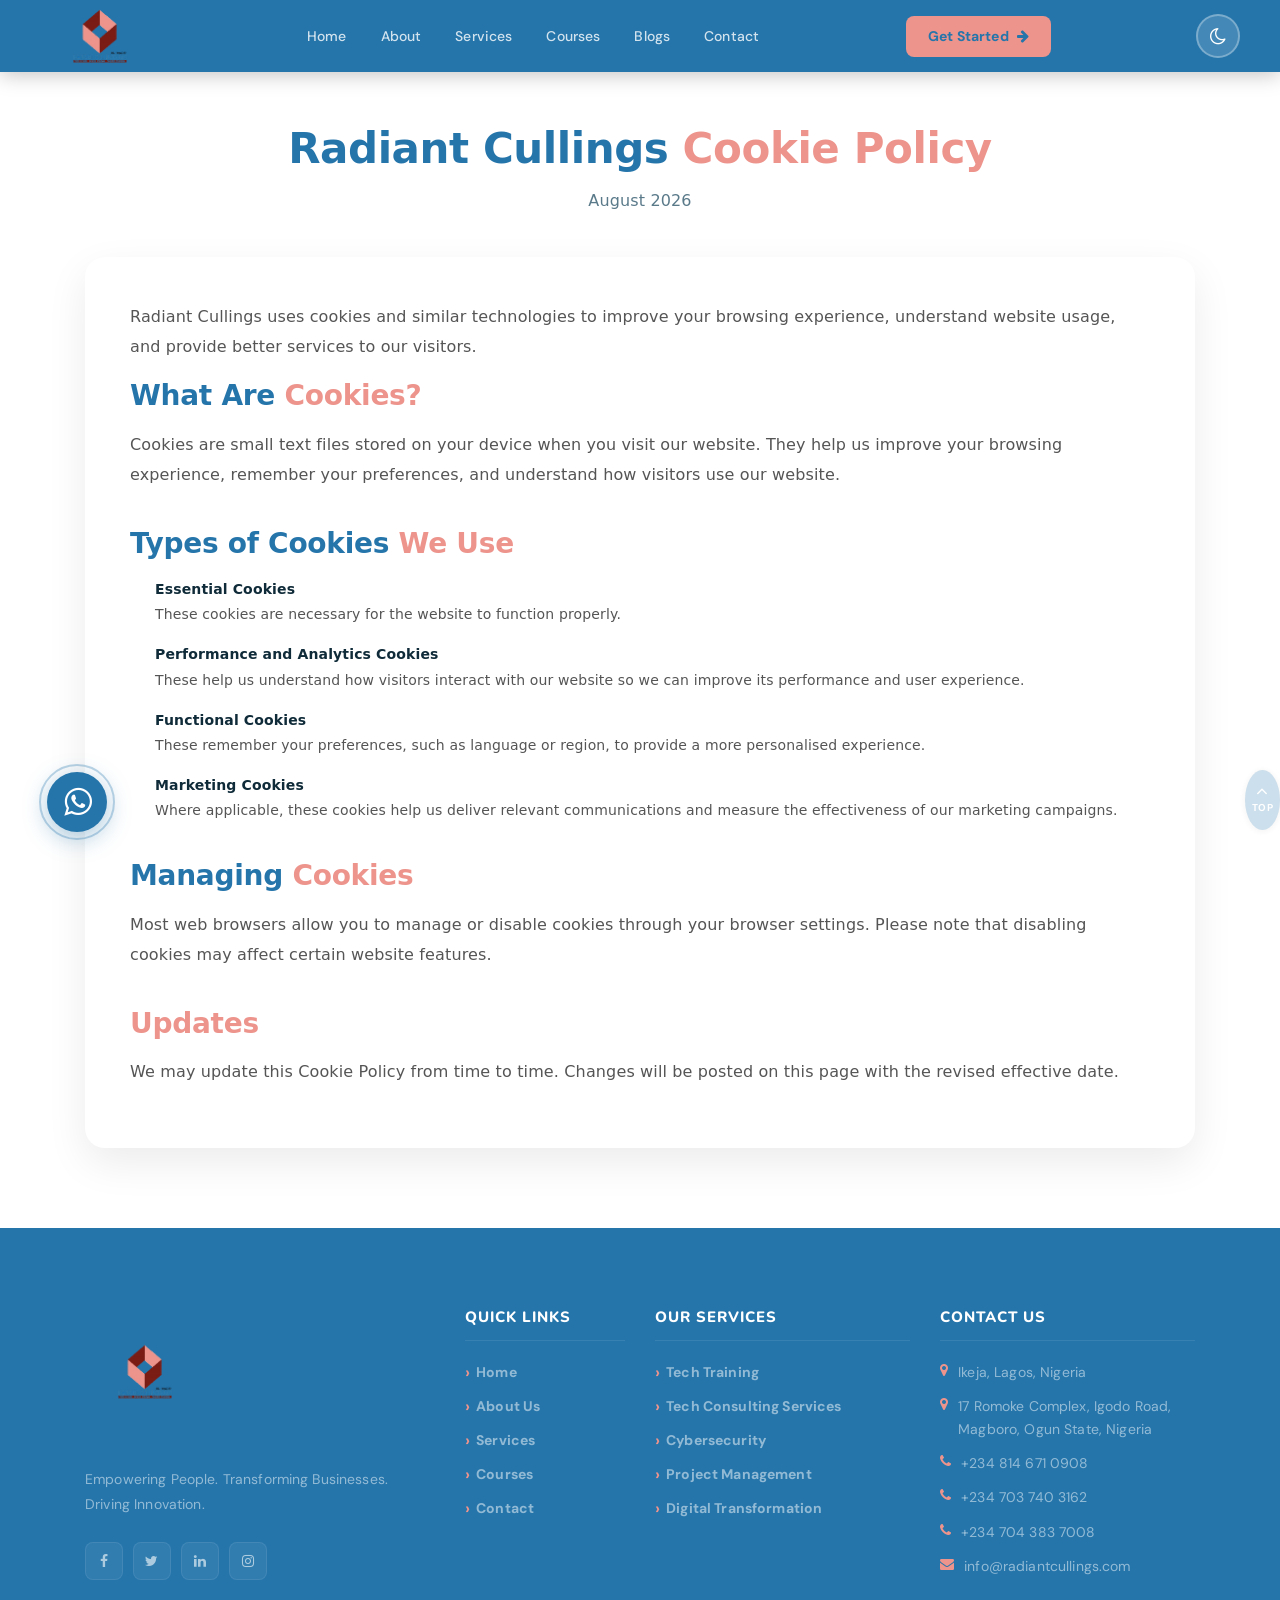
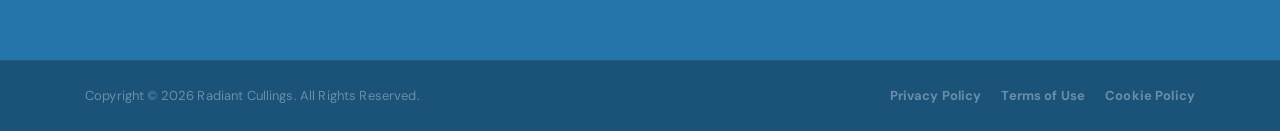
<file: cookie.html>
<!doctype html>
<html lang="en">

<head>
    <meta charset="UTF-8" />

    <meta name="description" content="Radiant Cullings Cookie Policy explains how cookies are used on our website." />

    <meta name="viewport" content="width=device-width, initial-scale=1.0" />

    <title>Cookie Policy | Radiant Cullings</title>

    <link rel="icon" href="img/core-img/radiant_cullings.png" />

    <link rel="stylesheet" href="style.css" />

    <link rel="stylesheet" href="css/custom-override.css" />

    <!-- Apply saved theme before the page becomes visible -->
    <script>
        (function () {
            try {
                if (localStorage.getItem("darkMode") === "enabled") {
                    document.documentElement.classList.add("dark-theme-loading");
                }
            } catch (error) {
                /* Continue normally if localStorage is unavailable. */
            }
        })();
    </script>

    <style>
        /* ==================================================
           GENERAL THEME TRANSITIONS
        ================================================== */

        html,
        body,
        section,
        header,
        footer,
        nav,
        div,
        article,
        aside {
            transition:
                background-color 0.35s ease,
                border-color 0.35s ease,
                color 0.35s ease,
                box-shadow 0.35s ease;
        }

        body {
            background: #ffffff;
            color: #0f2a38;
        }

        html.dark-theme-loading body {
            background: #12121f;
        }

        /* ==================================================
           DARK AND LIGHT MODE BUTTON
        ================================================== */

        .dark-mode-toggle {
            position: relative;

            display: inline-flex;
            align-items: center;
            justify-content: center;
            flex: 0 0 auto;

            width: 44px;
            height: 44px;
            padding: 0;
            margin-left: 12px;

            border: 2px solid rgba(255, 255, 255, 0.3);
            border-radius: 50%;

            background: rgba(255, 255, 255, 0.14);
            color: #ffffff;

            font-size: 19px;
            line-height: 1;

            cursor: pointer;
            overflow: hidden;

            transition:
                background 0.3s ease,
                border-color 0.3s ease,
                transform 0.3s ease,
                box-shadow 0.3s ease;
        }

        .dark-mode-toggle:hover {
            background: rgba(255, 255, 255, 0.25);
            border-color: rgba(255, 255, 255, 0.5);

            transform: translateY(-2px);

            box-shadow: 0 6px 18px rgba(0, 0, 0, 0.18);
        }

        .dark-mode-toggle:focus-visible {
            outline: 3px solid rgba(255, 255, 255, 0.45);
            outline-offset: 3px;
        }

        .dark-mode-toggle i {
            position: absolute;
            top: 50%;
            left: 50%;

            transform: translate(-50%, -50%);

            transition:
                opacity 0.3s ease,
                transform 0.35s ease;
        }

        .dark-mode-toggle .fa-moon-o {
            opacity: 1;

            transform: translate(-50%, -50%) rotate(0deg) scale(1);
        }

        .dark-mode-toggle .fa-sun-o {
            opacity: 0;

            transform: translate(-50%, -50%) rotate(-90deg) scale(0.5);
        }

        body.dark-mode .dark-mode-toggle .fa-moon-o {
            opacity: 0;

            transform: translate(-50%, -50%) rotate(90deg) scale(0.5);
        }

        body.dark-mode .dark-mode-toggle .fa-sun-o {
            opacity: 1;

            transform: translate(-50%, -50%) rotate(0deg) scale(1);
        }

        body.dark-mode .dark-mode-toggle {
            background: rgba(255, 255, 255, 0.12);
            border-color: rgba(255, 255, 255, 0.35);
            color: #fbbf24;
        }

        body.dark-mode .dark-mode-toggle:hover {
            background: rgba(255, 255, 255, 0.22);
            border-color: rgba(251, 191, 36, 0.65);
        }

        /* ==================================================
           FLOATING WHATSAPP BUTTON
        ================================================== */

        .floating-whatsapp {
            position: fixed;
            left: 20px;
            bottom: 30px;
            z-index: 9999;

            display: flex;
            flex-direction: column;
            align-items: center;
            gap: 8px;

            animation: whatsappPulse 2s ease-in-out infinite;
        }

        .floating-whatsapp a {
            position: relative;

            display: flex;
            align-items: center;
            justify-content: center;

            width: 60px;
            height: 60px;

            border-radius: 50%;

            background: #2575ab;
            color: #ffffff;

            text-decoration: none;

            box-shadow: 0 6px 25px rgba(37, 117, 171, 0.4);

            transition:
                background 0.3s ease,
                transform 0.3s ease,
                box-shadow 0.3s ease;
        }

        .floating-whatsapp a:hover {
            background: #ed948c;
            color: #ffffff;

            transform: scale(1.1) translateY(-4px);

            box-shadow: 0 10px 40px rgba(237, 148, 140, 0.5);
        }

        .floating-whatsapp a i {
            font-size: 32px;
            transition: transform 0.3s ease;
        }

        .floating-whatsapp a:hover i {
            transform: scale(1.1);
        }

        .floating-whatsapp a::before {
            content: "";

            position: absolute;
            top: -8px;
            right: -8px;
            bottom: -8px;
            left: -8px;

            border: 2px solid rgba(37, 117, 171, 0.3);
            border-radius: 50%;

            animation: whatsappRipple 2s ease-out infinite;
        }

        .floating-whatsapp .whatsapp-label {
            padding: 6px 14px;

            border-radius: 20px;

            background: #2575ab;
            color: #ffffff;

            font-family:
                system-ui, "Segoe UI", Roboto, "Helvetica Neue", Arial, sans-serif;

            font-size: 12px;
            font-weight: 600;
            white-space: nowrap;

            opacity: 0;
            transform: translateX(-10px);

            box-shadow: 0 4px 15px rgba(0, 0, 0, 0.1);

            transition:
                opacity 0.3s ease,
                transform 0.3s ease;
        }

        .floating-whatsapp:hover .whatsapp-label {
            opacity: 1;
            transform: translateX(0);
        }

        @keyframes whatsappPulse {
            0%,
            100% {
                transform: scale(1);
            }

            50% {
                transform: scale(1.05);
            }
        }

        @keyframes whatsappRipple {
            0% {
                opacity: 1;
                transform: scale(0.8);
            }

            100% {
                opacity: 0;
                transform: scale(1.5);
            }
        }

        /* ==================================================
           COOKIE POLICY STYLES
        ================================================== */

        :root {
            --primary-blue: #2575ab;
            --primary-pink: #ed948c;
        }

        .cookie-section {
            padding: 80px 0;
        }

        .cookie-title {
            text-align: center;
            margin-bottom: 40px;
        }

        .cookie-title h1 {
            font-size: 42px;
            color: var(--primary-blue);
            font-family: system-ui, 'Segoe UI', Roboto, 'Helvetica Neue', Arial, sans-serif;
        }

        .cookie-title h1 span {
            color: var(--primary-pink);
        }

        .cookie-title p {
            font-size: 16px;
            color: #5a7a8a;
            font-family: system-ui, 'Segoe UI', Roboto, 'Helvetica Neue', Arial, sans-serif;
        }

        .cookie-wrapper {
            background: #ffffff;
            padding: 45px;
            border-radius: 20px;
            box-shadow: 0 15px 40px rgba(0, 0, 0, 0.08);
        }

        .cookie-wrapper h2 {
            margin-top: 35px;
            margin-bottom: 15px;
            font-size: 28px;
            color: var(--primary-blue);
            font-family: system-ui, 'Segoe UI', Roboto, 'Helvetica Neue', Arial, sans-serif;
        }

        .cookie-wrapper h2 span {
            color: var(--primary-pink);
        }

        .cookie-wrapper h2:first-of-type {
            margin-top: 0;
        }

        .cookie-wrapper p {
            font-size: 16px;
            line-height: 1.9;
            color: #555;
            font-family: system-ui, 'Segoe UI', Roboto, 'Helvetica Neue', Arial, sans-serif;
        }

        .cookie-wrapper ul {
            padding-left: 25px;
        }

        .cookie-wrapper ul li {
            margin-bottom: 15px;
            line-height: 1.8;
            color: #555;
            font-family: system-ui, 'Segoe UI', Roboto, 'Helvetica Neue', Arial, sans-serif;
        }

        .cookie-wrapper ul li strong {
            color: #0f2a38;
        }

        .cookie-contact {
            margin-top: 40px;
            padding: 35px;
            border-radius: 20px;
            background: linear-gradient(135deg, #2575ab, #ed948c);
        }

        .cookie-contact h3,
        .cookie-contact p {
            color: white;
        }

        /* ==================================================
           DARK MODE
        ================================================== */

        body.dark-mode {
            background: #12121f;
            color: #e7e7ef;
        }

        body.dark-mode .ve-nav-wrap {
            background-color: #17172a !important;
        }

        body.dark-mode .ve-nav ul li a {
            color: #d5d5df;
        }

        body.dark-mode .ve-nav ul li a:hover,
        body.dark-mode .ve-nav ul li a.active {
            color: #ed948c;
        }

        body.dark-mode .ve-mobile-menu {
            background: #17172a;
        }

        body.dark-mode .ve-mobile-menu ul li a {
            color: #d5d5df;
        }

        body.dark-mode .ve-mobile-menu ul li a:hover,
        body.dark-mode .ve-mobile-menu ul li a.active {
            color: #ed948c;
        }

        body.dark-mode .cookie-title p {
            color: #ababba;
        }

        body.dark-mode .cookie-wrapper {
            background: #1a1a2e;
            box-shadow: 0 15px 40px rgba(0, 0, 0, 0.3);
        }

        body.dark-mode .cookie-wrapper p {
            color: #c6c6d2;
        }

        body.dark-mode .cookie-wrapper ul li {
            color: #c6c6d2;
        }

        body.dark-mode .cookie-wrapper ul li strong {
            color: #f0f0f5;
        }

        body.dark-mode .cookie-wrapper h2 {
            color: #7cb5df;
        }

        body.dark-mode .ve-footer {
            background: #0d0d18;
        }

        body.dark-mode .ve-footer p,
        body.dark-mode .ve-footer-links li a,
        body.dark-mode .ve-footer-contact li {
            color: #a8a8b6;
        }

        body.dark-mode .ve-footer-title {
            color: #eeeef4;
        }

        body.dark-mode .ve-footer-links li a:hover {
            color: #ed948c;
        }

        body.dark-mode .ve-footer-bottom {
            border-top-color: rgba(255, 255, 255, 0.06);
            background: #090912;
        }

        body.dark-mode .ve-footer-bottom p,
        body.dark-mode .ve-footer-bottom ul li a {
            color: #858596;
        }

        body.dark-mode .ve-footer-bottom ul li a:hover {
            color: #ed948c;
        }

        body.dark-mode .ve-social a {
            background: rgba(255, 255, 255, 0.06);
            color: #aaaaaa;
        }

        body.dark-mode .ve-social a:hover {
            background: #2575ab;
            color: #ffffff;
        }

        /* ==================================================
           RESPONSIVE NAVIGATION AND CONTENT
        ================================================== */

        @media (max-width: 1100px) {
            .ve-nav ul {
                gap: 13px;
            }

            .ve-nav ul li a {
                font-size: 13px;
            }

            .ve-nav-cta .ve-cta-btn {
                padding-right: 17px;
                padding-left: 17px;
            }

            .dark-mode-toggle {
                margin-left: 8px;
            }
        }

        @media (max-width: 991px) {
            .ve-nav-wrap {
                display: flex;
                align-items: center;
            }

            .dark-mode-toggle {
                order: 8;

                width: 40px;
                height: 40px;

                margin-left: auto;
                margin-right: 9px;

                font-size: 17px;
            }

            .ve-toggler {
                order: 9;
                flex: 0 0 auto;

                margin-left: 0 !important;
            }
        }

        @media (max-width: 768px) {
            .floating-whatsapp {
                left: 15px;
                bottom: 20px;
            }

            .floating-whatsapp a {
                width: 50px;
                height: 50px;
            }

            .floating-whatsapp a i {
                font-size: 26px;
            }

            .floating-whatsapp .whatsapp-label {
                display: none;
            }

            .dark-mode-toggle {
                width: 38px;
                height: 38px;

                margin-right: 8px;

                font-size: 16px;
            }

            .cookie-section {
                padding: 50px 0;
            }

            .cookie-title h1 {
                font-size: 30px;
            }

            .cookie-wrapper {
                padding: 25px 20px;
            }

            .cookie-wrapper h2 {
                font-size: 22px;
            }

            .cookie-wrapper p,
            .cookie-wrapper ul li {
                font-size: 15px;
            }
        }

        @media (max-width: 480px) {
            .floating-whatsapp {
                left: 10px;
                bottom: 15px;
            }

            .floating-whatsapp a {
                width: 45px;
                height: 45px;
            }

            .floating-whatsapp a i {
                font-size: 22px;
            }

            .dark-mode-toggle {
                width: 36px;
                height: 36px;

                margin-right: 7px;

                border-width: 1.5px;

                font-size: 15px;
            }

            .cookie-title h1 {
                font-size: 24px;
            }

            .cookie-wrapper {
                padding: 20px 15px;
            }
        }

        /* ==================================================
           REDUCED MOTION ACCESSIBILITY
        ================================================== */

        @media (prefers-reduced-motion: reduce) {
            *,
            *::before,
            *::after {
                scroll-behavior: auto !important;
                animation-duration: 0.01ms !important;
                animation-iteration-count: 1 !important;
                transition-duration: 0.01ms !important;
            }
        }
    </style>
</head>

<body>
    <!-- Custom Circle and Dot Cursor -->
    <div class="custom-cursor-circle" id="customCursorCircle" aria-hidden="true"></div>
    <div class="custom-cursor-dot" id="customCursorDot" aria-hidden="true"></div>

    <!-- Preloader -->
    <div class="preloader d-flex align-items-center justify-content-center">
        <div class="lds-ellipsis">
            <div style="background-color: #2575ab"></div>
            <div style="background-color: #2575ab"></div>
            <div style="background-color: #2575ab"></div>
            <div style="background-color: #2575ab"></div>
        </div>
    </div>

    <!-- Floating WhatsApp Button -->
    <div class="floating-whatsapp">
        <a href="https://wa.me/2348146710908?text=Hello%20Radiant%20Cullings%2C%20I%20want%20to%20make%20an%20enquiry"
            target="_blank" rel="noopener noreferrer" class="whatsapp-brand"
            aria-label="Chat with Radiant Cullings on WhatsApp">
            <i class="fa fa-whatsapp" aria-hidden="true"></i>
        </a>
        <span class="whatsapp-label">Chat with us</span>
    </div>

    <!-- HEADER -->
    <header class="ve-header" id="ve-sticky">
        <div class="container-fluid ve-nav-wrap" style="background: #2575ab">
            <div class="ve-logo">
                <a href="index.html">
                    <img src="img/core-img/radiant_cullings.png" style="max-width: 120px" alt="Radiant Cullings" />
                </a>
            </div>

            <nav class="ve-nav">
                <ul>
                    <li><a href="index.html">Home</a></li>
                    <li><a href="about.html">About</a></li>
                    <li><a href="services.html">Services</a></li>
                    <li><a href="courses.html">Courses</a></li>
                    <li><a href="blogs.html">Blogs</a></li>
                    <li><a href="contact.html">Contact</a></li>
                </ul>
            </nav>

            <div class="ve-nav-cta">
                <a href="contact.html" class="ve-cta-btn">
                    Get Started
                    <i class="fa fa-arrow-right"></i>
                </a>
            </div>

            <!-- Dark and Light Mode Button -->
            <button class="dark-mode-toggle" id="darkModeToggle" type="button"
                aria-label="Switch to dark mode" aria-pressed="false" title="Switch to dark mode">
                <i class="fa fa-moon-o" aria-hidden="true"></i>
                <i class="fa fa-sun-o" aria-hidden="true"></i>
            </button>

            <button class="ve-toggler" id="ve-toggle">
                <span></span>
                <span></span>
                <span></span>
            </button>
        </div>
    </header>

    <!-- COOKIE CONTENT -->
    <section class="cookie-section">
        <div class="container">
            <div class="cookie-title">
                <br />
                <br />
                <h1>Radiant Cullings <span>Cookie Policy</span></h1>
                <p>August 2026</p>
            </div>

            <div class="cookie-wrapper">
                <p>
                    Radiant Cullings uses cookies and similar technologies to improve
                    your browsing experience, understand website usage, and provide
                    better services to our visitors.
                </p>

                <h2>What Are <span>Cookies?</span></h2>

                <p>
                    Cookies are small text files stored on your device when you visit
                    our website. They help us improve your browsing experience, remember
                    your preferences, and understand how visitors use our website.
                </p>

                <h2>Types of Cookies <span>We Use</span></h2>

                <ul>
                    <li>
                        <strong>Essential Cookies</strong><br />
                        These cookies are necessary for the website to function properly.
                    </li>

                    <li>
                        <strong>Performance and Analytics Cookies</strong><br />
                        These help us understand how visitors interact with our website so
                        we can improve its performance and user experience.
                    </li>

                    <li>
                        <strong>Functional Cookies</strong><br />
                        These remember your preferences, such as language or region, to
                        provide a more personalised experience.
                    </li>

                    <li>
                        <strong>Marketing Cookies</strong><br />
                        Where applicable, these cookies help us deliver relevant
                        communications and measure the effectiveness of our marketing
                        campaigns.
                    </li>
                </ul>

                <h2>Managing <span>Cookies</span></h2>

                <p>
                    Most web browsers allow you to manage or disable cookies through
                    your browser settings. Please note that disabling cookies may affect
                    certain website features.
                </p>

                <h2>
                    <span>Updates</span>
                </h2>

                <p>
                    We may update this Cookie Policy from time to time. Changes will be
                    posted on this page with the revised effective date.
                </p>

                <!-- <div class="cookie-contact">
                    <h3>Contact Us</h3>

                    <p>
                        <strong> Radiant Cullings </strong>

                        <br />

                        Email: info@radiantcullings.com

                        <br />

                        Website: www.radiantcullings.com
                    </p>
                </div> -->
            </div>
        </div>
    </section>

    <!-- FOOTER -->
    <footer class="ve-footer">
        <div class="container">
            <div class="row">
                <div class="col-12 col-sm-6 col-lg-4 mb-50">
                    <div class="ve-footer-brand">
                        <a href="index.html" class="ve-footer-logo"><img src="img/core-img/radiant_cullings.png"
                                alt="Radiant Cullings" style="max-width: 120px" /></a>
                        <p>
                            Empowering People. Transforming Businesses. Driving Innovation.
                        </p>
                        <div class="ve-social">
                            <a href="#" aria-label="Facebook"><i class="fa fa-facebook"></i></a>
                            <a href="#" aria-label="Twitter"><i class="fa fa-twitter"></i></a>
                            <a href="#" aria-label="LinkedIn"><i class="fa fa-linkedin"></i></a>
                            <a href="#" aria-label="Instagram"><i class="fa fa-instagram"></i></a>
                        </div>
                    </div>
                </div>
                <div class="col-12 col-sm-6 col-lg-2 mb-50">
                    <h5 class="ve-footer-title">Quick Links</h5>
                    <ul class="ve-footer-links">
                        <li><a href="index.html">Home</a></li>
                        <li><a href="about.html">About Us</a></li>
                        <li><a href="services.html">Services</a></li>
                        <li><a href="courses.html">Courses</a></li>
                        <li><a href="contact.html">Contact</a></li>
                    </ul>
                </div>
                <div class="col-12 col-sm-6 col-lg-3 mb-50">
                    <h5 class="ve-footer-title">Our Services</h5>
                    <ul class="ve-footer-links">
                        <li><a href="courses.html">Tech Training</a></li>
                        <li>
                            <a href="services.html#consulting">Tech Consulting Services</a>
                        </li>
                        <li><a href="services.html#cybersecurity">Cybersecurity</a></li>
                        <li><a href="services.html#project">Project Management</a></li>
                        <li>
                            <a href="services.html#digital">Digital Transformation</a>
                        </li>
                    </ul>
                </div>
                <div class="col-12 col-sm-6 col-lg-3 mb-50">
                    <h5 class="ve-footer-title">Contact Us</h5>
                    <ul class="ve-footer-contact">
                        <li><i class="fa fa-map-marker"></i> Ikeja, Lagos, Nigeria</li>
                        <li>
                            <i class="fa fa-map-marker"></i> 17 Romoke Complex, Igodo Road,
                            Magboro, Ogun State, Nigeria
                        </li>
                        <li><i class="fa fa-phone"></i> +234 814 671 0908</li>
                        <li><i class="fa fa-phone"></i> +234 703 740 3162</li>
                        <li><i class="fa fa-phone"></i> +234 704 383 7008</li>
                        <li><i class="fa fa-envelope"></i> info@radiantcullings.com</li>
                    </ul>
                </div>
            </div>
        </div>
        <div class="ve-footer-bottom">
            <div class="container">
                <div class="ve-footer-bottom-inner">
                    <p>
                        Copyright &copy; <span id="currentYear"></span> Radiant Cullings.
                        All Rights Reserved.
                    </p>
                    <ul>
                        <li><a href="policy.html">Privacy Policy</a></li>
                        <li><a href="terms.html">Terms of Use</a></li>
                        <li><a href="cookie.html">Cookie Policy</a></li>
                    </ul>
                </div>
            </div>
        </div>
    </footer>

    <!-- Dark Mode and Current Year Script -->
    <script>
        document.addEventListener("DOMContentLoaded", function () {
            var body = document.body;
            var root = document.documentElement;
            var toggle = document.getElementById("darkModeToggle");
            var currentYear = document.getElementById("currentYear");

            try {
                if (localStorage.getItem("darkMode") === "enabled") {
                    body.classList.add("dark-mode");
                }
            } catch (error) {
                /* Continue without a saved theme. */
            }

            root.classList.remove("dark-theme-loading");

            /* Current footer year */
            if (currentYear) {
                currentYear.textContent = new Date().getFullYear();
            }

            /* Update theme button */
            function updateThemeButton() {
                if (!toggle) {
                    return;
                }

                var isDark = body.classList.contains("dark-mode");

                toggle.setAttribute("aria-pressed", isDark ? "true" : "false");
                toggle.setAttribute(
                    "aria-label",
                    isDark ? "Switch to light mode" : "Switch to dark mode"
                );
                toggle.setAttribute(
                    "title",
                    isDark ? "Switch to light mode" : "Switch to dark mode"
                );
            }

            /* Change theme */
            if (toggle) {
                updateThemeButton();

                toggle.addEventListener("click", function () {
                    body.classList.toggle("dark-mode");

                    var isDark = body.classList.contains("dark-mode");

                    try {
                        localStorage.setItem("darkMode", isDark ? "enabled" : "disabled");
                    } catch (error) {
                        /* Theme works even without localStorage. */
                    }

                    updateThemeButton();
                });
            }
        });
    </script>

    <!-- Custom Circle and Dot Cursor Script -->
    <script>
        document.addEventListener("DOMContentLoaded", function () {
            var cursorDot = document.getElementById("customCursorDot");
            var cursorCircle = document.getElementById("customCursorCircle");

            if (!cursorDot || !cursorCircle) {
                return;
            }

            var supportsCustomCursor =
                window.matchMedia("(pointer: fine)").matches &&
                window.matchMedia("(hover: hover)").matches;

            if (!supportsCustomCursor) {
                return;
            }

            var mouseX = 0;
            var mouseY = 0;
            var circleX = 0;
            var circleY = 0;
            var cursorStarted = false;

            document.addEventListener("mousemove", function (event) {
                mouseX = event.clientX;
                mouseY = event.clientY;

                cursorDot.style.left = mouseX + "px";
                cursorDot.style.top = mouseY + "px";

                if (!cursorStarted) {
                    circleX = mouseX;
                    circleY = mouseY;
                    cursorStarted = true;
                    cursorDot.classList.add("cursor-visible");
                    cursorCircle.classList.add("cursor-visible");
                }

                cursorDot.classList.remove("cursor-hidden");
                cursorCircle.classList.remove("cursor-hidden");
            });

            function animateCursorCircle() {
                circleX += (mouseX - circleX) * 0.16;
                circleY += (mouseY - circleY) * 0.16;

                cursorCircle.style.left = circleX + "px";
                cursorCircle.style.top = circleY + "px";

                window.requestAnimationFrame(animateCursorCircle);
            }

            animateCursorCircle();

            var interactiveSelector = [
                "a",
                "button",
                "input",
                "textarea",
                "select",
                "[role='button']",
                ".floating-whatsapp",
            ].join(",");

            document.addEventListener("mouseover", function (event) {
                if (event.target.closest(interactiveSelector)) {
                    cursorDot.classList.add("cursor-hover");
                    cursorCircle.classList.add("cursor-hover");
                }
            });

            document.addEventListener("mouseout", function (event) {
                if (event.target.closest(interactiveSelector)) {
                    cursorDot.classList.remove("cursor-hover");
                    cursorCircle.classList.remove("cursor-hover");
                }
            });

            document.addEventListener("mousedown", function () {
                cursorDot.classList.add("cursor-click");
                cursorCircle.classList.add("cursor-click");
            });

            document.addEventListener("mouseup", function () {
                cursorDot.classList.remove("cursor-click");
                cursorCircle.classList.remove("cursor-click");
            });

            document.addEventListener("mouseleave", function () {
                cursorDot.classList.add("cursor-hidden");
                cursorCircle.classList.add("cursor-hidden");
            });

            document.addEventListener("mouseenter", function () {
                if (cursorStarted) {
                    cursorDot.classList.remove("cursor-hidden");
                    cursorCircle.classList.remove("cursor-hidden");
                }
            });

            window.addEventListener("blur", function () {
                cursorDot.classList.add("cursor-hidden");
                cursorCircle.classList.add("cursor-hidden");
            });

            window.addEventListener("focus", function () {
                if (cursorStarted) {
                    cursorDot.classList.remove("cursor-hidden");
                    cursorCircle.classList.remove("cursor-hidden");
                }
            });
        });
    </script>

    <script src="js/jquery/jquery-2.2.4.min.js"></script>
    <script src="js/bootstrap/popper.min.js"></script>
    <script src="js/bootstrap/bootstrap.min.js"></script>
    <script src="js/plugins/plugins.js"></script>
    <script src="js/active.js"></script>
    <script src="js/vaultedge.js"></script>
</body>

</html>
</file>
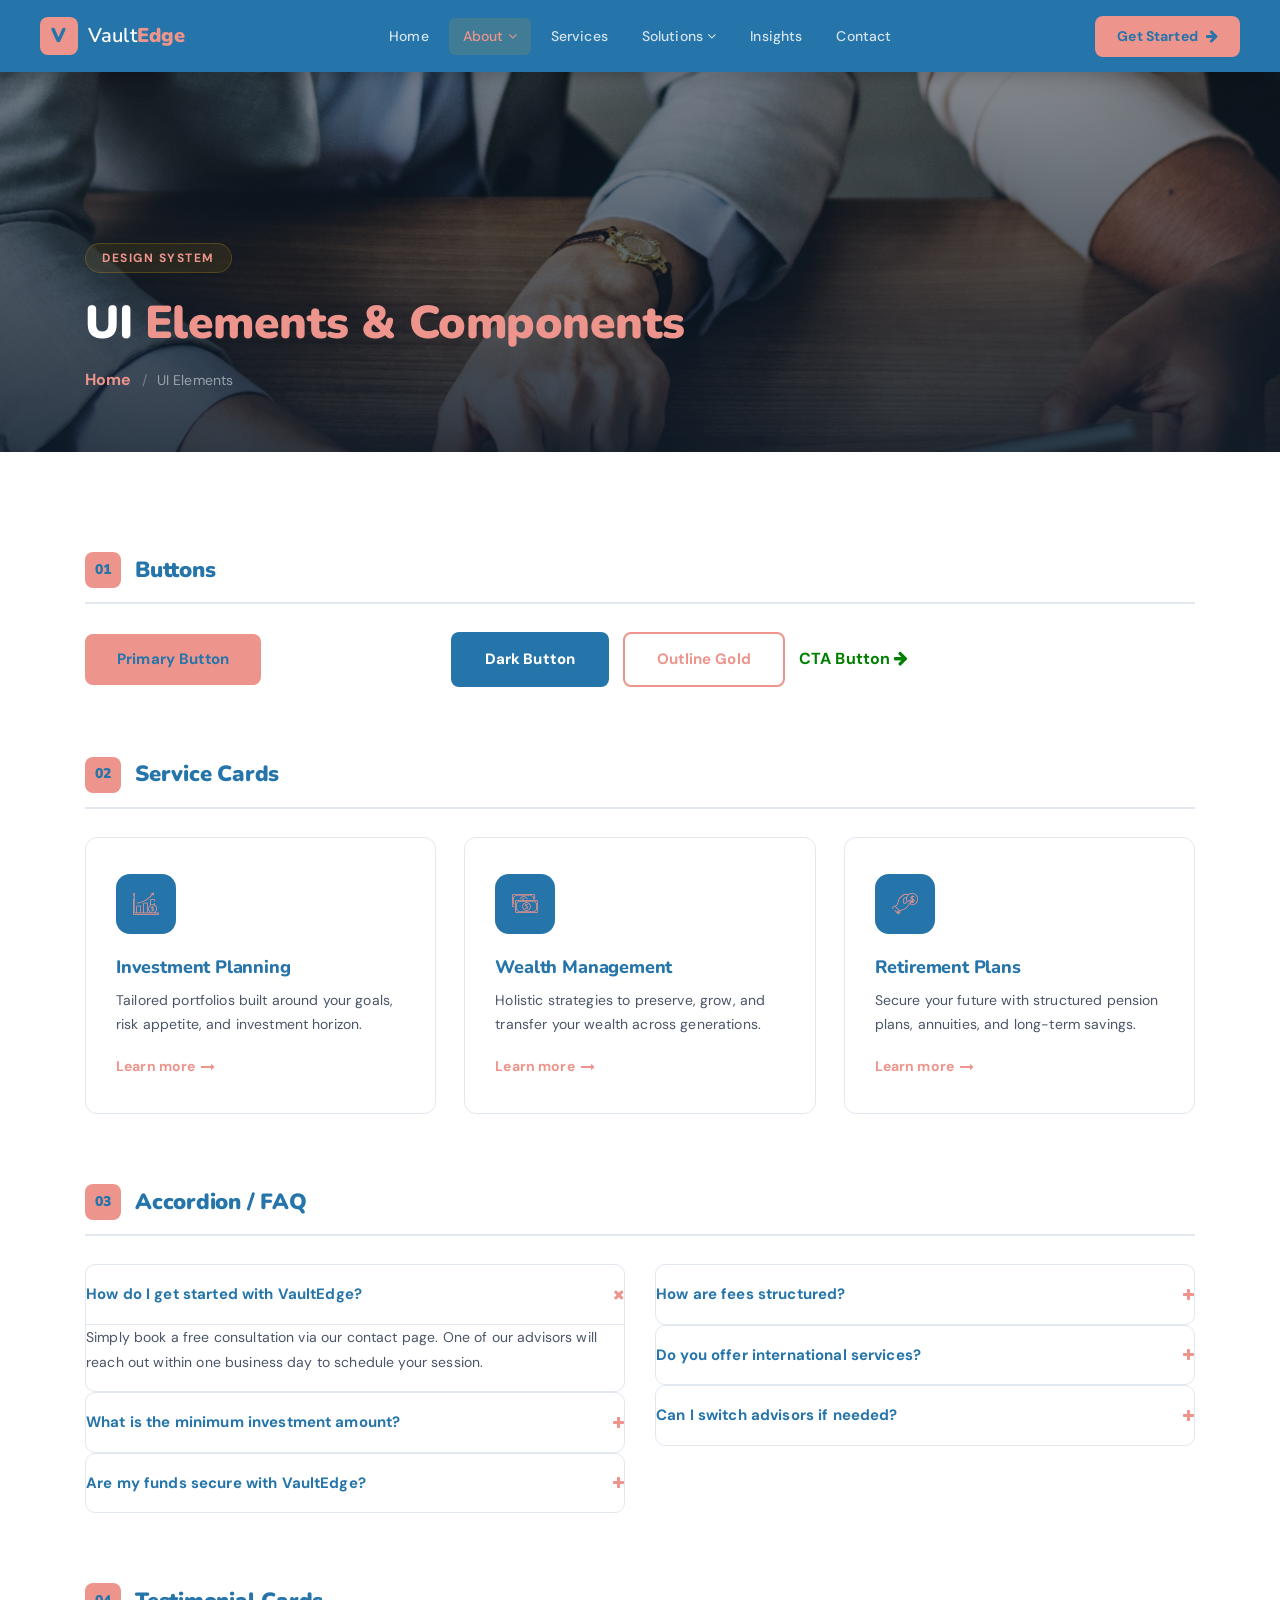
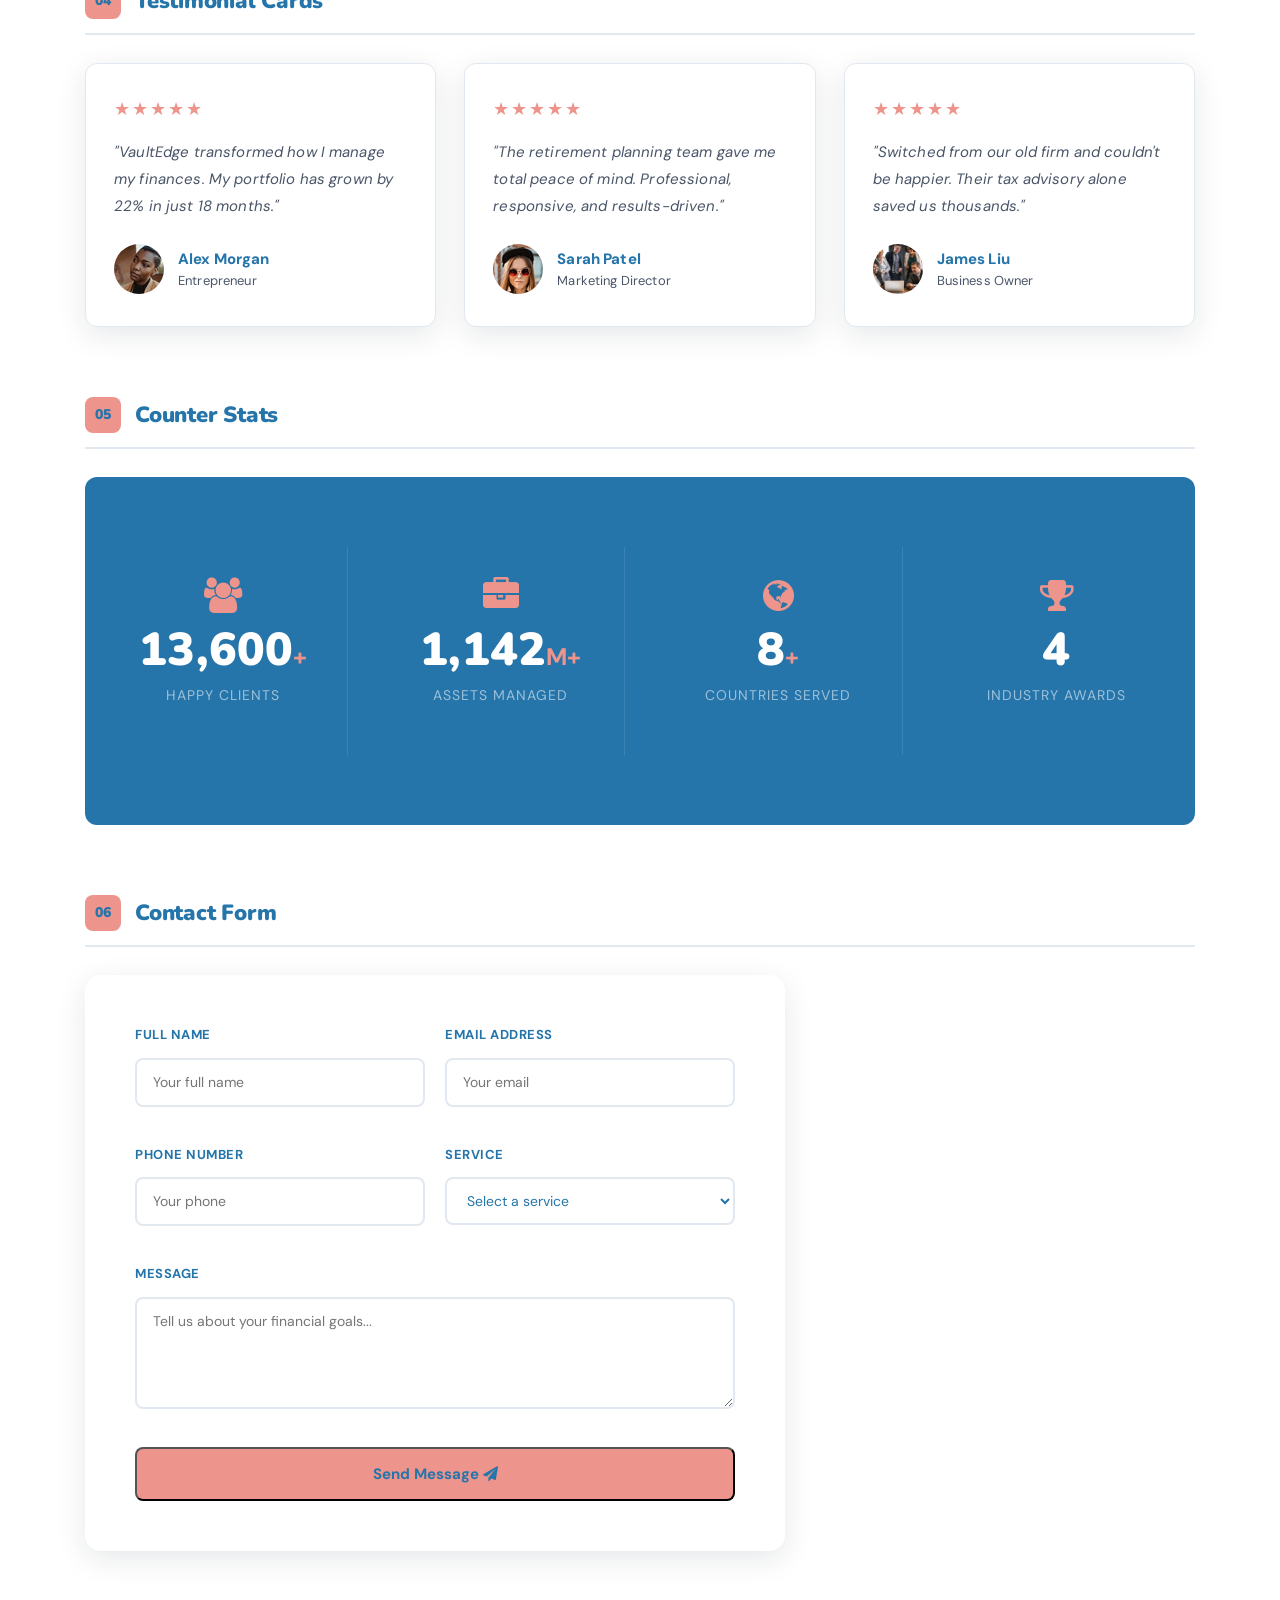
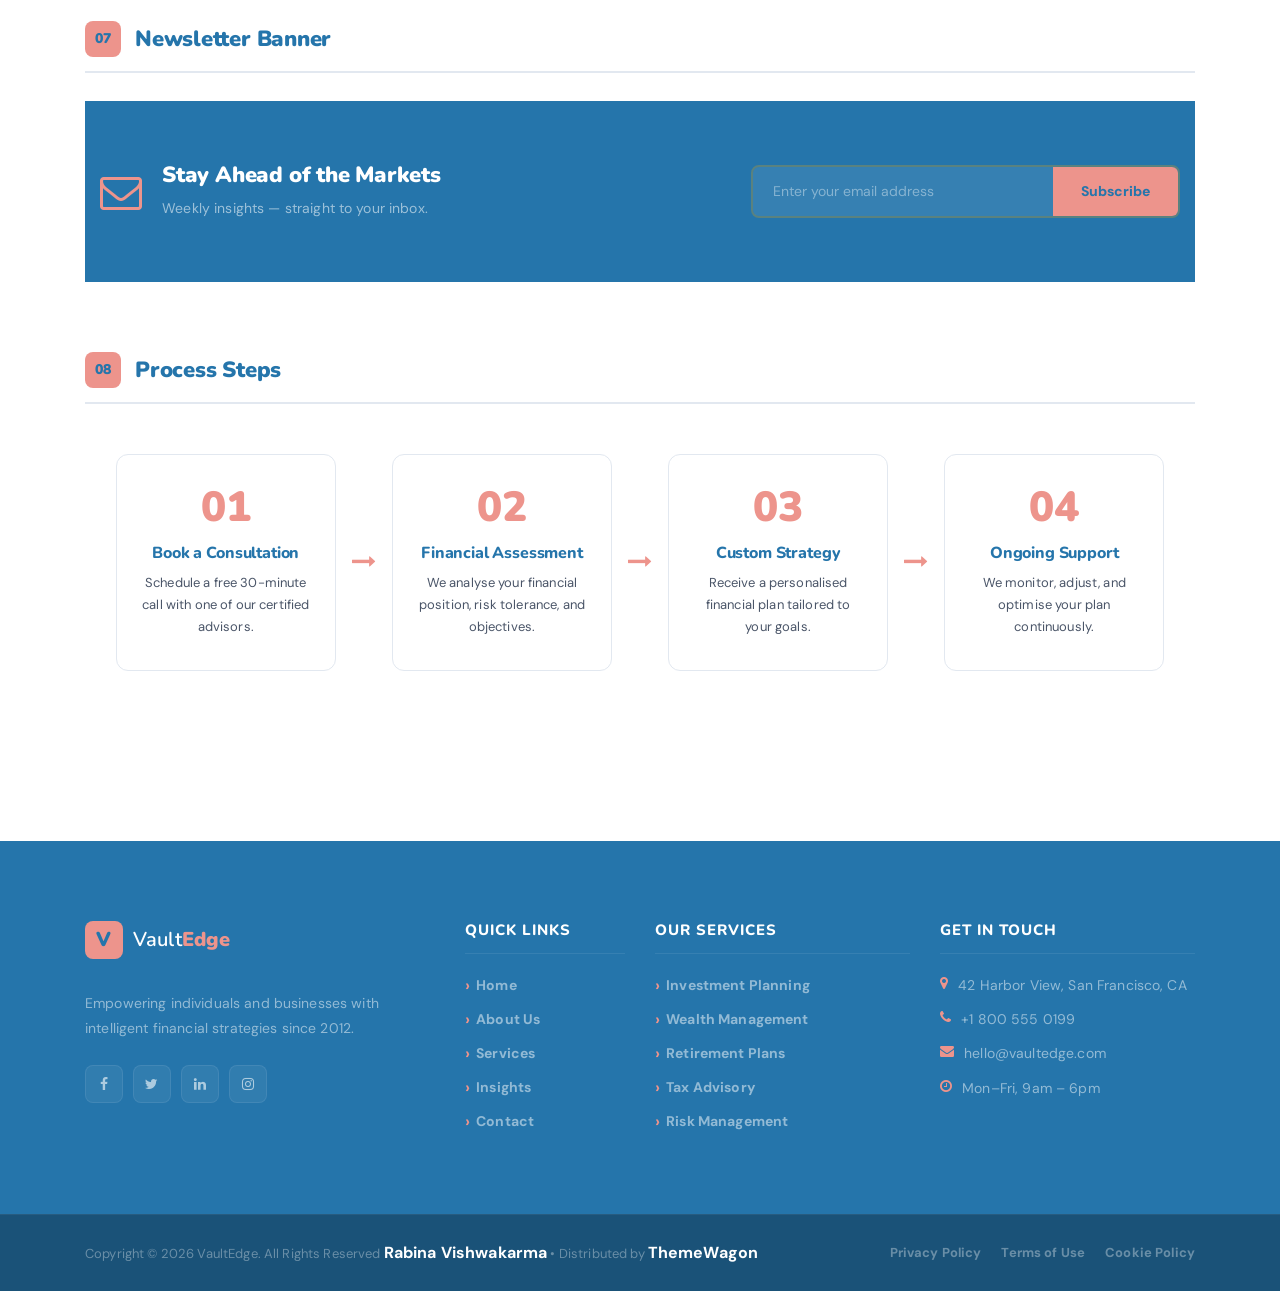
<file: elements.html>
<!DOCTYPE html>
<html lang="en">
<head>
    <meta charset="UTF-8">
    <meta name="description" content="VaultEdge UI Elements — buttons, forms, accordions, tabs, alerts, cards and more.">
    <meta http-equiv="X-UA-Compatible" content="IE=edge">
    <meta name="viewport" content="width=device-width, initial-scale=1, shrink-to-fit=no">
    <title>UI Elements — VaultEdge</title>
    <link rel="icon" href="img/core-img/favicon.ico">
    <link rel="stylesheet" href="style.css">
    <link rel="stylesheet" href="css/custom-override.css">
</head>
<body>
    <div class="preloader d-flex align-items-center justify-content-center">
        <div class="lds-ellipsis"><div></div><div></div><div></div><div></div></div>
    </div>
    <header class="ve-header" id="ve-sticky">
        <div class="container-fluid ve-nav-wrap">
            <div class="ve-logo"><a href="index.html"><span class="ve-logo-icon">V</span><span class="ve-logo-text">Vault<strong>Edge</strong></span></a></div>
            <nav class="ve-nav"><ul>
                <li><a href="index.html">Home</a></li>
                <li class="has-drop"><a href="about.html" class="active">About <i class="fa fa-angle-down"></i></a>
                    <ul class="ve-dropdown"><li><a href="about.html">About Us</a></li><li><a href="services.html">Our Services</a></li><li><a href="elements.html">UI Elements</a></li></ul>
                </li>
                <li><a href="services.html">Services</a></li>
                <li class="has-drop"><a href="#">Solutions <i class="fa fa-angle-down"></i></a>
                    <ul class="ve-dropdown"><li><a href="#">Wealth Management</a></li><li><a href="#">Retirement Plans</a></li><li><a href="#">Tax Advisory</a></li><li><a href="#">Risk Analysis</a></li></ul>
                </li>
                <li><a href="post.html">Insights</a></li>
                <li><a href="contact.html">Contact</a></li>
            </ul></nav>
            <div class="ve-nav-cta"><a href="contact.html" class="ve-cta-btn">Get Started <i class="fa fa-arrow-right"></i></a></div>
            <button class="ve-toggler" id="ve-toggle"><span></span><span></span><span></span></button>
        </div>
        <div class="ve-mobile-menu" id="ve-mobile-menu"><ul>
            <li><a href="index.html">Home</a></li><li><a href="about.html">About</a></li>
            <li><a href="services.html">Services</a></li><li><a href="#">Solutions</a></li>
            <li><a href="post.html">Insights</a></li><li><a href="contact.html">Contact</a></li>
        </ul></div>
    </header>
    <section class="ve-page-hero" style="background-image:url(img/bg-img/13.jpg);">
        <div class="ve-page-hero-overlay"></div>
        <div class="container ve-page-hero-content">
            <span class="ve-section-tag">Design System</span><h1>UI <span>Elements &amp; Components</span></h1>
            <nav aria-label="breadcrumb"><ol class="ve-breadcrumb"><li><a href="index.html">Home</a></li><li class="active">UI Elements</li></ol></nav>
        </div>
    </section>

    <section class="ve-section ve-elements-section">
        <div class="container">

            <!-- BUTTONS -->
            <div class="ve-el-block">
                <h3 class="ve-el-title"><span>01</span> Buttons</h3>
                <div class="ve-el-demo">
                    <a href="#" class="ve-btn-primary">Primary Button</a>
                    <a href="#" class="ve-btn-ghost">Ghost Button</a>
                    <a href="#" class="ve-btn-white" style="background:var(--ve-dark);color:#fff;">Dark Button</a>
                    <a href="#" class="ve-btn-primary" style="background:transparent;border:2px solid var(--ve-gold);color:var(--ve-gold);">Outline Gold</a>
                    <a href="#" class="ve-cta-btn">CTA Button <i class="fa fa-arrow-right"></i></a>
                </div>
            </div>

            <!-- SERVICE CARDS -->
            <div class="ve-el-block">
                <h3 class="ve-el-title"><span>02</span> Service Cards</h3>
                <div class="ve-services-grid">
                    <div class="ve-service-card"><div class="ve-service-icon"><i class="icon-profits"></i></div><h4>Investment Planning</h4><p>Tailored portfolios built around your goals, risk appetite, and investment horizon.</p><a href="#" class="ve-card-link">Learn more <i class="fa fa-long-arrow-right"></i></a></div>
                    <div class="ve-service-card"><div class="ve-service-icon"><i class="icon-money-1"></i></div><h4>Wealth Management</h4><p>Holistic strategies to preserve, grow, and transfer your wealth across generations.</p><a href="#" class="ve-card-link">Learn more <i class="fa fa-long-arrow-right"></i></a></div>
                    <div class="ve-service-card"><div class="ve-service-icon"><i class="icon-coin"></i></div><h4>Retirement Plans</h4><p>Secure your future with structured pension plans, annuities, and long-term savings.</p><a href="#" class="ve-card-link">Learn more <i class="fa fa-long-arrow-right"></i></a></div>
                </div>
            </div>

            <!-- ACCORDION + FAQ -->
            <div class="ve-el-block">
                <h3 class="ve-el-title"><span>03</span> Accordion / FAQ</h3>
                <div class="row">
                    <div class="col-12 col-lg-6">
                        <div class="ve-faq-list">
                            <div class="ve-faq-item open"><div class="ve-faq-q"><span>How do I get started with VaultEdge?</span><i class="fa fa-plus"></i></div><div class="ve-faq-a">Simply book a free consultation via our contact page. One of our advisors will reach out within one business day to schedule your session.</div></div>
                            <div class="ve-faq-item"><div class="ve-faq-q"><span>What is the minimum investment amount?</span><i class="fa fa-plus"></i></div><div class="ve-faq-a">There is no minimum. We work with clients at all wealth levels and tailor our services accordingly.</div></div>
                            <div class="ve-faq-item"><div class="ve-faq-q"><span>Are my funds secure with VaultEdge?</span><i class="fa fa-plus"></i></div><div class="ve-faq-a">Yes. Your assets are held with SIPC-protected custodians and we use bank-grade 256-bit encryption across all platforms.</div></div>
                        </div>
                    </div>
                    <div class="col-12 col-lg-6">
                        <div class="ve-faq-list">
                            <div class="ve-faq-item"><div class="ve-faq-q"><span>How are fees structured?</span><i class="fa fa-plus"></i></div><div class="ve-faq-a">We operate on a transparent fee-only model — no commissions, no conflicts of interest.</div></div>
                            <div class="ve-faq-item"><div class="ve-faq-q"><span>Do you offer international services?</span><i class="fa fa-plus"></i></div><div class="ve-faq-a">Yes, we serve clients in 30+ countries. Our digital-first approach means we can work with anyone, anywhere.</div></div>
                            <div class="ve-faq-item"><div class="ve-faq-q"><span>Can I switch advisors if needed?</span><i class="fa fa-plus"></i></div><div class="ve-faq-a">Absolutely. Client satisfaction is our priority. If you'd prefer to work with a different advisor on our team, we make that transition seamless.</div></div>
                        </div>
                    </div>
                </div>
            </div>

            <!-- TESTIMONIAL CARDS -->
            <div class="ve-el-block">
                <h3 class="ve-el-title"><span>04</span> Testimonial Cards</h3>
                <div class="ve-testi-grid">
                    <div class="ve-testi-card"><div class="ve-testi-stars">&#9733;&#9733;&#9733;&#9733;&#9733;</div><p>"VaultEdge transformed how I manage my finances. My portfolio has grown by 22% in just 18 months."</p><div class="ve-testi-author"><div class="ve-testi-avatar bg-img" style="background-image:url(img/bg-img/32.jpg);"></div><div><strong>Alex Morgan</strong><span>Entrepreneur</span></div></div></div>
                    <div class="ve-testi-card"><div class="ve-testi-stars">&#9733;&#9733;&#9733;&#9733;&#9733;</div><p>"The retirement planning team gave me total peace of mind. Professional, responsive, and results-driven."</p><div class="ve-testi-author"><div class="ve-testi-avatar bg-img" style="background-image:url(img/bg-img/33.jpg);"></div><div><strong>Sarah Patel</strong><span>Marketing Director</span></div></div></div>
                    <div class="ve-testi-card"><div class="ve-testi-stars">&#9733;&#9733;&#9733;&#9733;&#9733;</div><p>"Switched from our old firm and couldn't be happier. Their tax advisory alone saved us thousands."</p><div class="ve-testi-author"><div class="ve-testi-avatar bg-img" style="background-image:url(img/bg-img/14.jpg);"></div><div><strong>James Liu</strong><span>Business Owner</span></div></div></div>
                </div>
            </div>

            <!-- COUNTERS -->
            <div class="ve-el-block">
                <h3 class="ve-el-title"><span>05</span> Counter Stats</h3>
                <section class="ve-counter-section" style="border-radius:var(--ve-radius);overflow:hidden;">
                    <div class="container"><div class="ve-counter-grid">
                        <div class="ve-counter-item"><i class="fa fa-users"></i><strong class="counter" data-count="50000">0</strong><span>+</span><p>Happy Clients</p></div>
                        <div class="ve-counter-item"><i class="fa fa-briefcase"></i><strong class="counter" data-count="4200">0</strong><span>M+</span><p>Assets Managed</p></div>
                        <div class="ve-counter-item"><i class="fa fa-globe"></i><strong class="counter" data-count="30">0</strong><span>+</span><p>Countries Served</p></div>
                        <div class="ve-counter-item"><i class="fa fa-trophy"></i><strong class="counter" data-count="18">0</strong><span></span><p>Industry Awards</p></div>
                    </div></div>
                </section>
            </div>

            <!-- CONTACT FORM -->
            <div class="ve-el-block">
                <h3 class="ve-el-title"><span>06</span> Contact Form</h3>
                <div class="ve-contact-form-wrap" style="max-width:700px;">
                    <form class="ve-contact-form" action="#" method="post">
                        <div class="ve-form-row">
                            <div class="ve-form-group"><label>Full Name</label><input type="text" placeholder="Your full name"></div>
                            <div class="ve-form-group"><label>Email Address</label><input type="email" placeholder="Your email"></div>
                        </div>
                        <div class="ve-form-row">
                            <div class="ve-form-group"><label>Phone Number</label><input type="tel" placeholder="Your phone"></div>
                            <div class="ve-form-group"><label>Service</label><select><option>Select a service</option><option>Investment Planning</option><option>Wealth Management</option><option>Retirement Planning</option></select></div>
                        </div>
                        <div class="ve-form-group"><label>Message</label><textarea rows="4" placeholder="Tell us about your financial goals..."></textarea></div>
                        <button type="submit" class="ve-btn-primary">Send Message <i class="fa fa-paper-plane"></i></button>
                    </form>
                </div>
            </div>

            <!-- NEWSLETTER -->
            <div class="ve-el-block">
                <h3 class="ve-el-title"><span>07</span> Newsletter Banner</h3>
    <section class="ve-newsletter-section"><div class="container"><div class="ve-newsletter-wrap">
        <div class="ve-nl-left"><i class="fa fa-envelope-o"></i><div><h3>Stay Ahead of the Markets</h3><p>Weekly insights — straight to your inbox.</p></div></div>
        <div class="ve-nl-right"><form class="ve-nl-form" action="#" method="post"><input type="email" placeholder="Enter your email address" required><button type="submit">Subscribe</button></form></div>
    </div></div></section>
            </div>

            <!-- PROCESS STEPS -->
            <div class="ve-el-block">
                <h3 class="ve-el-title"><span>08</span> Process Steps</h3>
                <div class="ve-process-grid">
                    <div class="ve-process-step"><div class="ve-process-num">01</div><h5>Book a Consultation</h5><p>Schedule a free 30-minute call with one of our certified advisors.</p></div>
                    <div class="ve-process-arrow"><i class="fa fa-long-arrow-right"></i></div>
                    <div class="ve-process-step"><div class="ve-process-num">02</div><h5>Financial Assessment</h5><p>We analyse your financial position, risk tolerance, and objectives.</p></div>
                    <div class="ve-process-arrow"><i class="fa fa-long-arrow-right"></i></div>
                    <div class="ve-process-step"><div class="ve-process-num">03</div><h5>Custom Strategy</h5><p>Receive a personalised financial plan tailored to your goals.</p></div>
                    <div class="ve-process-arrow"><i class="fa fa-long-arrow-right"></i></div>
                    <div class="ve-process-step"><div class="ve-process-num">04</div><h5>Ongoing Support</h5><p>We monitor, adjust, and optimise your plan continuously.</p></div>
                </div>
            </div>

        </div>
    </section>
    <footer class="ve-footer"><div class="container"><div class="row">
        <div class="col-12 col-sm-6 col-lg-4 mb-50"><div class="ve-footer-brand">
            <a href="index.html" class="ve-footer-logo"><span class="ve-logo-icon">V</span><span class="ve-logo-text">Vault<strong>Edge</strong></span></a>
            <p>Empowering individuals and businesses with intelligent financial strategies since 2012.</p>
            <div class="ve-social"><a href="#"><i class="fa fa-facebook"></i></a><a href="#"><i class="fa fa-twitter"></i></a><a href="#"><i class="fa fa-linkedin"></i></a><a href="#"><i class="fa fa-instagram"></i></a></div>
        </div></div>
        <div class="col-12 col-sm-6 col-lg-2 mb-50"><h5 class="ve-footer-title">Quick Links</h5>
            <ul class="ve-footer-links"><li><a href="index.html">Home</a></li><li><a href="about.html">About Us</a></li><li><a href="services.html">Services</a></li><li><a href="post.html">Insights</a></li><li><a href="contact.html">Contact</a></li></ul>
        </div>
        <div class="col-12 col-sm-6 col-lg-3 mb-50"><h5 class="ve-footer-title">Our Services</h5>
            <ul class="ve-footer-links"><li><a href="#">Investment Planning</a></li><li><a href="#">Wealth Management</a></li><li><a href="#">Retirement Plans</a></li><li><a href="#">Tax Advisory</a></li><li><a href="#">Risk Management</a></li></ul>
        </div>
        <div class="col-12 col-sm-6 col-lg-3 mb-50"><h5 class="ve-footer-title">Get In Touch</h5>
            <ul class="ve-footer-contact"><li><i class="fa fa-map-marker"></i> 42 Harbor View, San Francisco, CA</li><li><i class="fa fa-phone"></i> +1 800 555 0199</li><li><i class="fa fa-envelope"></i> hello@vaultedge.com</li><li><i class="fa fa-clock-o"></i> Mon–Fri, 9am – 6pm</li></ul>
        </div>
    </div></div>
    <div class="ve-footer-bottom"><div class="container"><div class="ve-footer-bottom-inner">
        <p>Copyright &copy; <script>document.write(new Date().getFullYear());</script> VaultEdge. All Rights Reserved <a href="https://github.com/Rabina-Vishwakarma/" class="text-white" target="_blank">Rabina Vishwakarma</a> • Distributed by <a href="https://themewagon.com" class="text-white" target="_blank">ThemeWagon</a></p>
        <ul><li><a href="#">Privacy Policy</a></li><li><a href="#">Terms of Use</a></li><li><a href="#">Cookie Policy</a></li></ul>
    </div></div></div></footer>
    <script src="js/jquery/jquery-2.2.4.min.js"></script>
    <script src="js/bootstrap/popper.min.js"></script>
    <script src="js/bootstrap/bootstrap.min.js"></script>
    <script src="js/plugins/plugins.js"></script>
    <script src="js/active.js"></script>
    <script src="js/vaultedge.js"></script>
</body></html>
</file>
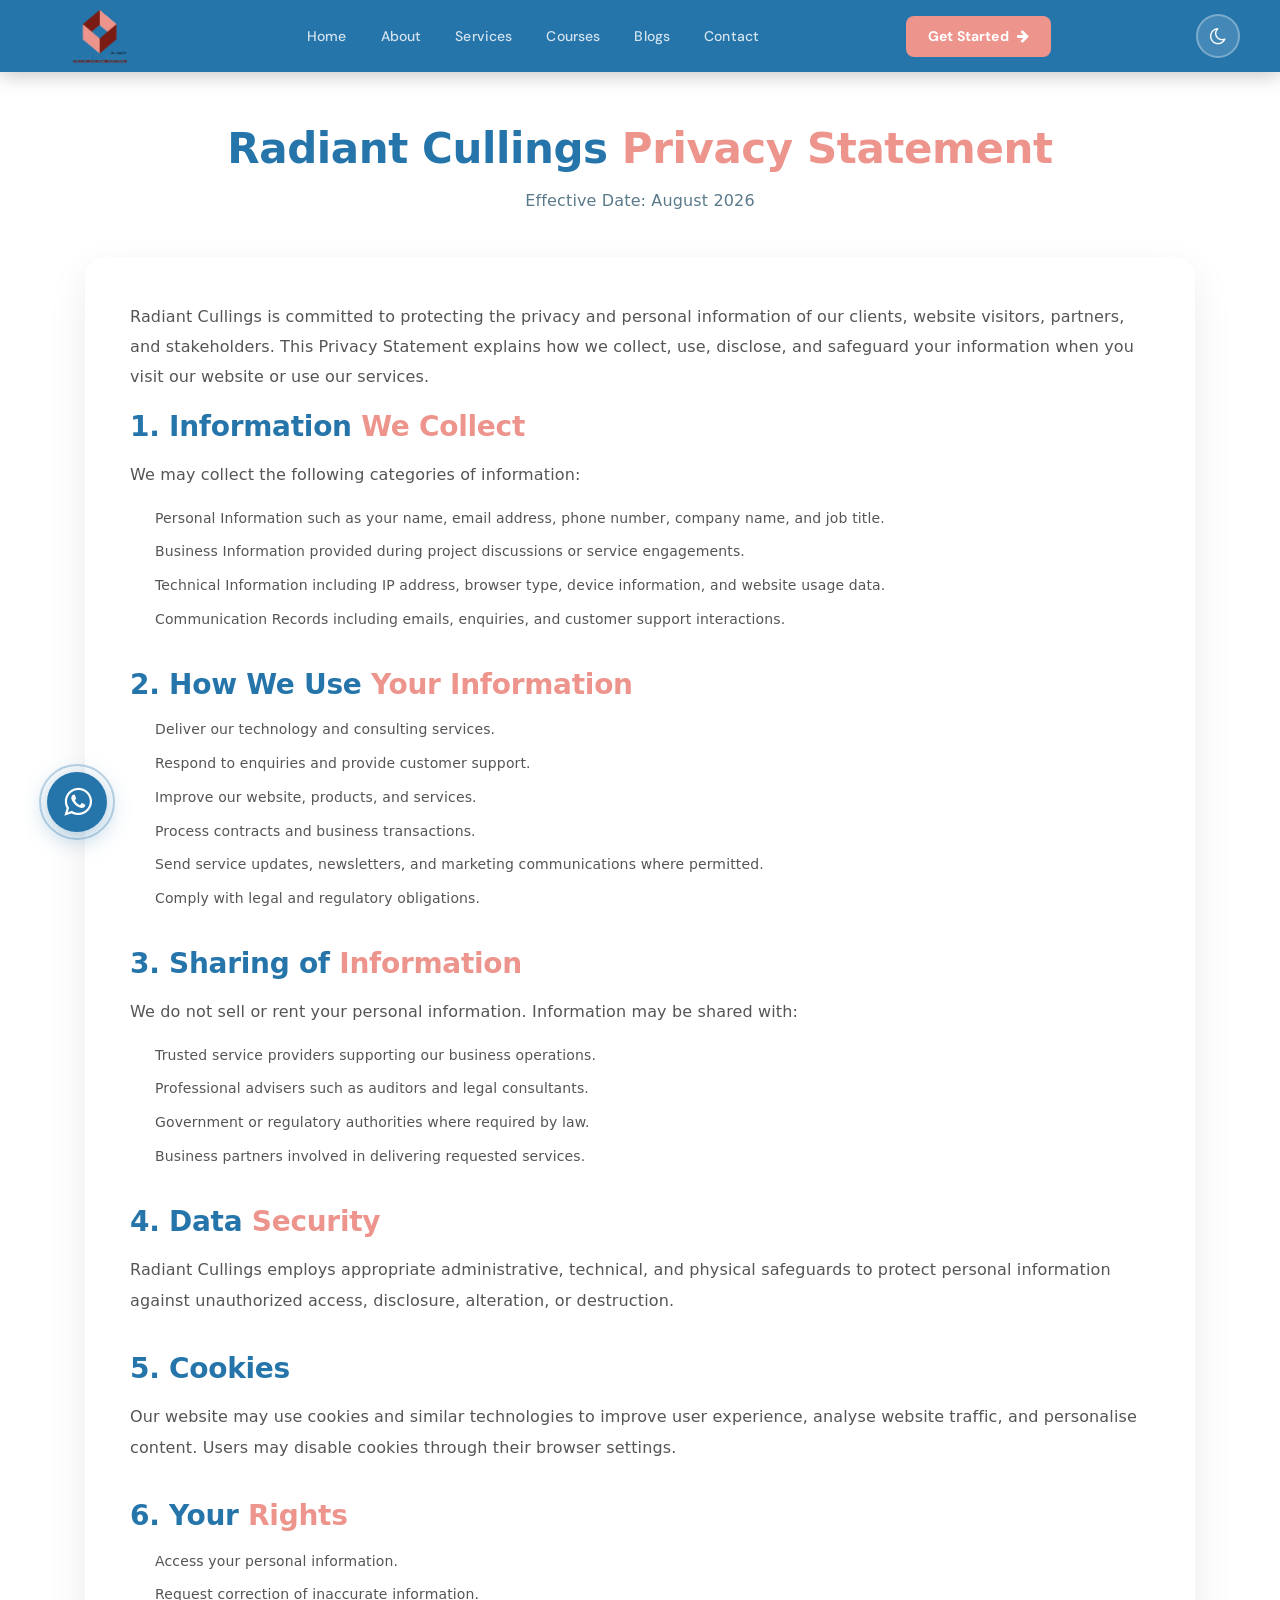
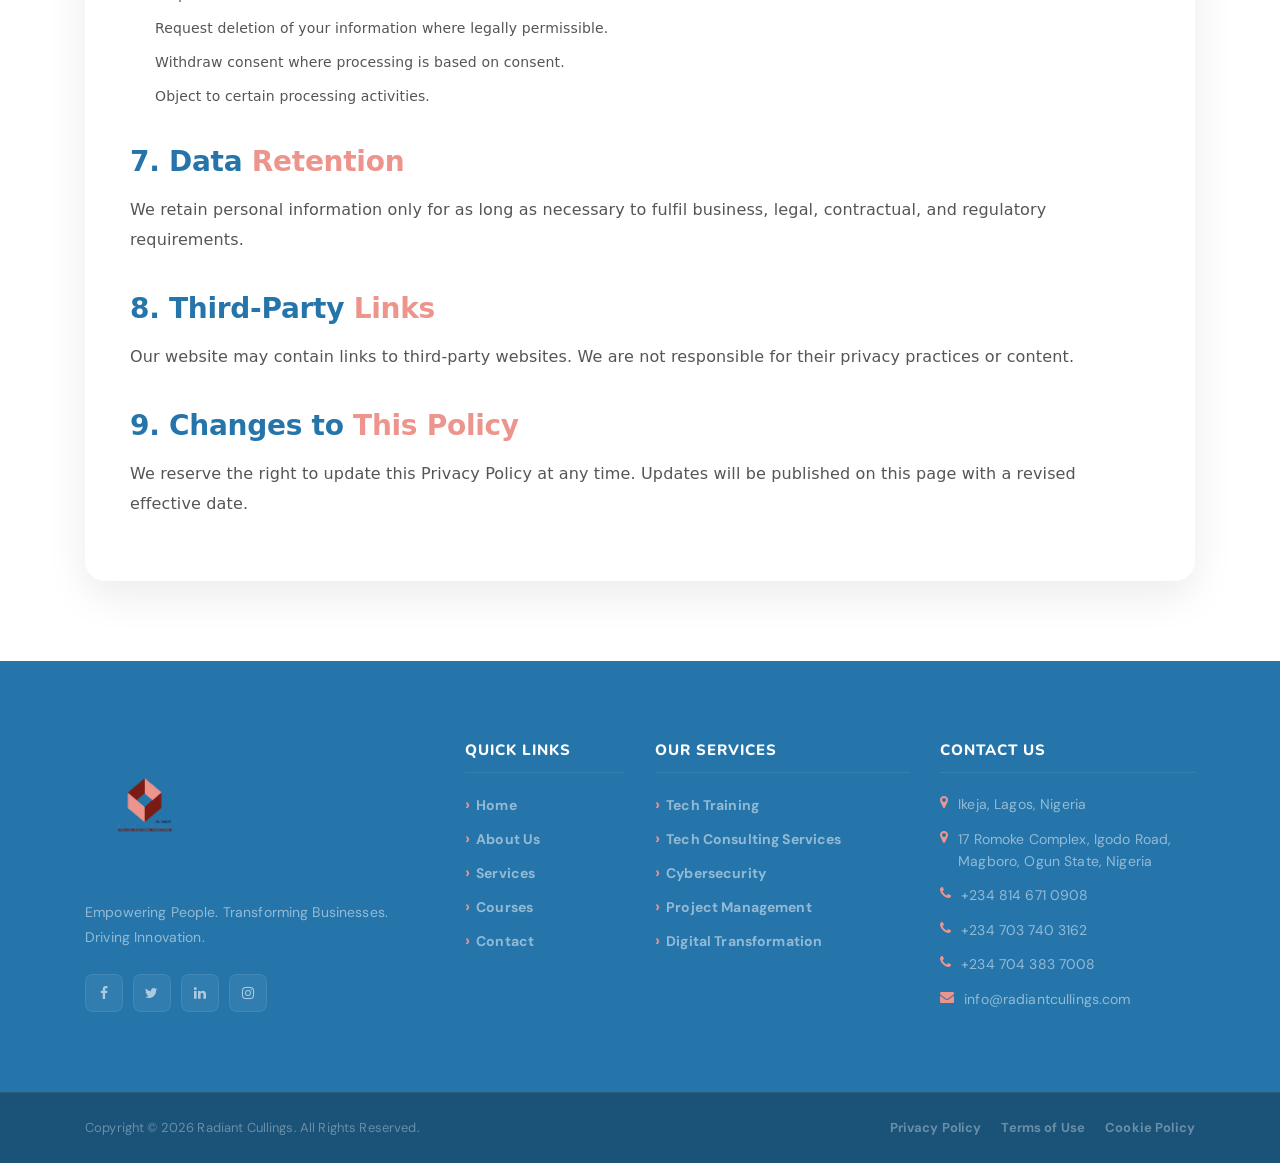
<file: policy.html>
<!doctype html>
<html lang="en">

<head>
  <meta charset="UTF-8" />

  <meta name="description"
    content="Radiant Cullings Privacy Policy explains how we collect, use, protect and manage personal information." />

  <meta name="viewport" content="width=device-width, initial-scale=1.0" />

  <title>Privacy Policy | Radiant Cullings</title>

  <link rel="icon" href="img/core-img/radiant_cullings.png" />

  <link rel="stylesheet" href="style.css" />

  <link rel="stylesheet" href="css/custom-override.css" />

  <!-- Apply saved theme before the page becomes visible -->
  <script>
    (function () {
      try {
        if (localStorage.getItem("darkMode") === "enabled") {
          document.documentElement.classList.add("dark-theme-loading");
        }
      } catch (error) {
        /* Continue normally if localStorage is unavailable. */
      }
    })();
  </script>

  <style>
    /* ==================================================
           GENERAL THEME TRANSITIONS
        ================================================== */

    html,
    body,
    section,
    header,
    footer,
    nav,
    div,
    article,
    aside {
      transition:
        background-color 0.35s ease,
        border-color 0.35s ease,
        color 0.35s ease,
        box-shadow 0.35s ease;
    }

    body {
      background: #ffffff;
      color: #0f2a38;
    }

    html.dark-theme-loading body {
      background: #12121f;
    }

    /* ==================================================
           DARK AND LIGHT MODE BUTTON
        ================================================== */

    .dark-mode-toggle {
      position: relative;

      display: inline-flex;
      align-items: center;
      justify-content: center;
      flex: 0 0 auto;

      width: 44px;
      height: 44px;
      padding: 0;
      margin-left: 12px;

      border: 2px solid rgba(255, 255, 255, 0.3);
      border-radius: 50%;

      background: rgba(255, 255, 255, 0.14);
      color: #ffffff;

      font-size: 19px;
      line-height: 1;

      cursor: pointer;
      overflow: hidden;

      transition:
        background 0.3s ease,
        border-color 0.3s ease,
        transform 0.3s ease,
        box-shadow 0.3s ease;
    }

    .dark-mode-toggle:hover {
      background: rgba(255, 255, 255, 0.25);
      border-color: rgba(255, 255, 255, 0.5);

      transform: translateY(-2px);

      box-shadow: 0 6px 18px rgba(0, 0, 0, 0.18);
    }

    .dark-mode-toggle:focus-visible {
      outline: 3px solid rgba(255, 255, 255, 0.45);
      outline-offset: 3px;
    }

    .dark-mode-toggle i {
      position: absolute;
      top: 50%;
      left: 50%;

      transform: translate(-50%, -50%);

      transition:
        opacity 0.3s ease,
        transform 0.35s ease;
    }

    .dark-mode-toggle .fa-moon-o {
      opacity: 1;

      transform: translate(-50%, -50%) rotate(0deg) scale(1);
    }

    .dark-mode-toggle .fa-sun-o {
      opacity: 0;

      transform: translate(-50%, -50%) rotate(-90deg) scale(0.5);
    }

    body.dark-mode .dark-mode-toggle .fa-moon-o {
      opacity: 0;

      transform: translate(-50%, -50%) rotate(90deg) scale(0.5);
    }

    body.dark-mode .dark-mode-toggle .fa-sun-o {
      opacity: 1;

      transform: translate(-50%, -50%) rotate(0deg) scale(1);
    }

    body.dark-mode .dark-mode-toggle {
      background: rgba(255, 255, 255, 0.12);
      border-color: rgba(255, 255, 255, 0.35);
      color: #fbbf24;
    }

    body.dark-mode .dark-mode-toggle:hover {
      background: rgba(255, 255, 255, 0.22);
      border-color: rgba(251, 191, 36, 0.65);
    }

    /* ==================================================
           FLOATING WHATSAPP BUTTON
        ================================================== */

    .floating-whatsapp {
      position: fixed;
      left: 20px;
      bottom: 30px;
      z-index: 9999;

      display: flex;
      flex-direction: column;
      align-items: center;
      gap: 8px;

      animation: whatsappPulse 2s ease-in-out infinite;
    }

    .floating-whatsapp a {
      position: relative;

      display: flex;
      align-items: center;
      justify-content: center;

      width: 60px;
      height: 60px;

      border-radius: 50%;

      background: #2575ab;
      color: #ffffff;

      text-decoration: none;

      box-shadow: 0 6px 25px rgba(37, 117, 171, 0.4);

      transition:
        background 0.3s ease,
        transform 0.3s ease,
        box-shadow 0.3s ease;
    }

    .floating-whatsapp a:hover {
      background: #ed948c;
      color: #ffffff;

      transform: scale(1.1) translateY(-4px);

      box-shadow: 0 10px 40px rgba(237, 148, 140, 0.5);
    }

    .floating-whatsapp a i {
      font-size: 32px;
      transition: transform 0.3s ease;
    }

    .floating-whatsapp a:hover i {
      transform: scale(1.1);
    }

    .floating-whatsapp a::before {
      content: "";

      position: absolute;
      top: -8px;
      right: -8px;
      bottom: -8px;
      left: -8px;

      border: 2px solid rgba(37, 117, 171, 0.3);
      border-radius: 50%;

      animation: whatsappRipple 2s ease-out infinite;
    }

    .floating-whatsapp .whatsapp-label {
      padding: 6px 14px;

      border-radius: 20px;

      background: #2575ab;
      color: #ffffff;

      font-family:
        system-ui, "Segoe UI", Roboto, "Helvetica Neue", Arial, sans-serif;

      font-size: 12px;
      font-weight: 600;
      white-space: nowrap;

      opacity: 0;
      transform: translateX(-10px);

      box-shadow: 0 4px 15px rgba(0, 0, 0, 0.1);

      transition:
        opacity 0.3s ease,
        transform 0.3s ease;
    }

    .floating-whatsapp:hover .whatsapp-label {
      opacity: 1;
      transform: translateX(0);
    }

    @keyframes whatsappPulse {

      0%,
      100% {
        transform: scale(1);
      }

      50% {
        transform: scale(1.05);
      }
    }

    @keyframes whatsappRipple {
      0% {
        opacity: 1;
        transform: scale(0.8);
      }

      100% {
        opacity: 0;
        transform: scale(1.5);
      }
    }

    /* ==================================================
           PRIVACY POLICY STYLES
        ================================================== */

    :root {
      --primary-blue: #2575ab;
      --primary-pink: #ed948c;
    }

    .privacy-section {
      padding: 80px 0;
    }

    .privacy-wrapper {
      background: #ffffff;

      border-radius: 20px;

      padding: 45px;

      box-shadow: 0 15px 40px rgba(0, 0, 0, 0.08);
    }

    .privacy-wrapper h2 {
      color: var(--primary-blue);

      font-size: 28px;

      margin-top: 35px;

      margin-bottom: 15px;

      font-family: system-ui, 'Segoe UI', Roboto, 'Helvetica Neue', Arial, sans-serif;
    }

    .privacy-wrapper h2 span {
      color: var(--primary-pink);
    }

    .privacy-wrapper h2:first-of-type {
      margin-top: 0;
    }

    .privacy-wrapper p {
      color: #555;

      line-height: 1.9;

      font-size: 16px;

      font-family: system-ui, 'Segoe UI', Roboto, 'Helvetica Neue', Arial, sans-serif;
    }

    .privacy-wrapper ul {
      padding-left: 25px;
    }

    .privacy-wrapper ul li {
      margin-bottom: 10px;

      color: #555;

      line-height: 1.7;

      font-family: system-ui, 'Segoe UI', Roboto, 'Helvetica Neue', Arial, sans-serif;
    }

    .privacy-title {
      text-align: center;

      margin-bottom: 40px;
    }

    .privacy-title h1 {
      font-size: 42px;

      color: var(--primary-blue);

      font-family: system-ui, 'Segoe UI', Roboto, 'Helvetica Neue', Arial, sans-serif;
    }

    .privacy-title h1 span {
      color: var(--primary-pink);
    }

    .privacy-title p {
      font-size: 16px;
      color: #5a7a8a;
      font-family: system-ui, 'Segoe UI', Roboto, 'Helvetica Neue', Arial, sans-serif;
    }

    .privacy-contact {
      background: linear-gradient(135deg, #2575ab, #ed948c);

      padding: 35px;

      border-radius: 20px;

      color: white;

      margin-top: 40px;
    }

    .privacy-contact h3 {
      color: white;

      margin-bottom: 20px;
    }

    .privacy-contact p {
      color: white;
    }

    /* ==================================================
           DARK MODE
        ================================================== */

    body.dark-mode {
      background: #12121f;
      color: #e7e7ef;
    }

    body.dark-mode .ve-nav-wrap {
      background-color: #17172a !important;
    }

    body.dark-mode .ve-nav ul li a {
      color: #d5d5df;
    }

    body.dark-mode .ve-nav ul li a:hover,
    body.dark-mode .ve-nav ul li a.active {
      color: #ed948c;
    }

    body.dark-mode .ve-mobile-menu {
      background: #17172a;
    }

    body.dark-mode .ve-mobile-menu ul li a {
      color: #d5d5df;
    }

    body.dark-mode .ve-mobile-menu ul li a:hover,
    body.dark-mode .ve-mobile-menu ul li a.active {
      color: #ed948c;
    }

    body.dark-mode .privacy-title p {
      color: #ababba;
    }

    body.dark-mode .privacy-wrapper {
      background: #1a1a2e;
      box-shadow: 0 15px 40px rgba(0, 0, 0, 0.3);
    }

    body.dark-mode .privacy-wrapper p {
      color: #c6c6d2;
    }

    body.dark-mode .privacy-wrapper ul li {
      color: #c6c6d2;
    }

    body.dark-mode .privacy-wrapper h2 {
      color: #7cb5df;
    }

    body.dark-mode .ve-footer {
      background: #0d0d18;
    }

    body.dark-mode .ve-footer p,
    body.dark-mode .ve-footer-links li a,
    body.dark-mode .ve-footer-contact li {
      color: #a8a8b6;
    }

    body.dark-mode .ve-footer-title {
      color: #eeeef4;
    }

    body.dark-mode .ve-footer-links li a:hover {
      color: #ed948c;
    }

    body.dark-mode .ve-footer-bottom {
      border-top-color: rgba(255, 255, 255, 0.06);
      background: #090912;
    }

    body.dark-mode .ve-footer-bottom p,
    body.dark-mode .ve-footer-bottom ul li a {
      color: #858596;
    }

    body.dark-mode .ve-footer-bottom ul li a:hover {
      color: #ed948c;
    }

    body.dark-mode .ve-social a {
      background: rgba(255, 255, 255, 0.06);
      color: #aaaaaa;
    }

    body.dark-mode .ve-social a:hover {
      background: #2575ab;
      color: #ffffff;
    }

    /* ==================================================
           RESPONSIVE NAVIGATION AND CONTENT
        ================================================== */

    @media (max-width: 1100px) {
      .ve-nav ul {
        gap: 13px;
      }

      .ve-nav ul li a {
        font-size: 13px;
      }

      .ve-nav-cta .ve-cta-btn {
        padding-right: 17px;
        padding-left: 17px;
      }

      .dark-mode-toggle {
        margin-left: 8px;
      }
    }

    @media (max-width: 991px) {
      .ve-nav-wrap {
        display: flex;
        align-items: center;
      }

      .dark-mode-toggle {
        order: 8;

        width: 40px;
        height: 40px;

        margin-left: auto;
        margin-right: 9px;

        font-size: 17px;
      }

      .ve-toggler {
        order: 9;
        flex: 0 0 auto;

        margin-left: 0 !important;
      }
    }

    @media (max-width: 768px) {
      .floating-whatsapp {
        left: 15px;
        bottom: 20px;
      }

      .floating-whatsapp a {
        width: 50px;
        height: 50px;
      }

      .floating-whatsapp a i {
        font-size: 26px;
      }

      .floating-whatsapp .whatsapp-label {
        display: none;
      }

      .dark-mode-toggle {
        width: 38px;
        height: 38px;

        margin-right: 8px;

        font-size: 16px;
      }

      .privacy-section {
        padding: 50px 0;
      }

      .privacy-title h1 {
        font-size: 30px;
      }

      .privacy-wrapper {
        padding: 25px 20px;
      }

      .privacy-wrapper h2 {
        font-size: 22px;
      }

      .privacy-wrapper p,
      .privacy-wrapper ul li {
        font-size: 15px;
      }
    }

    @media (max-width: 480px) {
      .floating-whatsapp {
        left: 10px;
        bottom: 15px;
      }

      .floating-whatsapp a {
        width: 45px;
        height: 45px;
      }

      .floating-whatsapp a i {
        font-size: 22px;
      }

      .dark-mode-toggle {
        width: 36px;
        height: 36px;

        margin-right: 7px;

        border-width: 1.5px;

        font-size: 15px;
      }

      .privacy-title h1 {
        font-size: 24px;
      }

      .privacy-wrapper {
        padding: 20px 15px;
      }
    }

    /* ==================================================
           REDUCED MOTION ACCESSIBILITY
        ================================================== */

    @media (prefers-reduced-motion: reduce) {

      *,
      *::before,
      *::after {
        scroll-behavior: auto !important;
        animation-duration: 0.01ms !important;
        animation-iteration-count: 1 !important;
        transition-duration: 0.01ms !important;
      }
    }

    /* ==================================================
           CUSTOM CIRCLE AND DOT CURSOR
        ================================================== */

    @media (pointer: fine) and (hover: hover) {

      html,
      body,
      a,
      button,
      input,
      textarea,
      select,
      [role="button"] {
        cursor: none !important;
      }
    }

    .custom-cursor-dot,
    .custom-cursor-circle {
      position: fixed;
      top: 0;
      left: 0;
      z-index: 999999;

      pointer-events: none;

      opacity: 0;

      transform: translate(-50%, -50%);

      will-change: left, top, width, height, transform, opacity;
    }

    .custom-cursor-dot {
      width: 7px;
      height: 7px;

      border-radius: 50%;

      background: #ed948c;

      transition:
        width 0.2s ease,
        height 0.2s ease,
        background-color 0.2s ease,
        opacity 0.2s ease,
        transform 0.2s ease;
    }

    .custom-cursor-circle {
      z-index: 999998;

      width: 38px;
      height: 38px;

      border: 2px solid #2575ab;
      border-radius: 50%;

      background: rgba(37, 117, 171, 0.04);

      transition:
        width 0.25s ease,
        height 0.25s ease,
        border-color 0.25s ease,
        background-color 0.25s ease,
        opacity 0.2s ease;
    }

    .custom-cursor-dot.cursor-visible,
    .custom-cursor-circle.cursor-visible {
      opacity: 1;
    }

    .custom-cursor-circle.cursor-hover {
      width: 58px;
      height: 58px;

      border-color: #ed948c;

      background: rgba(237, 148, 140, 0.13);
    }

    .custom-cursor-dot.cursor-hover {
      width: 9px;
      height: 9px;

      background: #2575ab;
    }

    .custom-cursor-circle.cursor-click {
      width: 28px;
      height: 28px;

      background: rgba(237, 148, 140, 0.3);
    }

    .custom-cursor-dot.cursor-click {
      width: 5px;
      height: 5px;
    }

    .custom-cursor-dot.cursor-hidden,
    .custom-cursor-circle.cursor-hidden {
      opacity: 0;
    }

    body.dark-mode .custom-cursor-circle {
      border-color: #7cb5df;
      background: rgba(124, 181, 223, 0.08);
    }

    body.dark-mode .custom-cursor-dot {
      background: #ed948c;
    }

    body.dark-mode .custom-cursor-circle.cursor-hover {
      border-color: #ed948c;
      background: rgba(237, 148, 140, 0.16);
    }

    body.dark-mode .custom-cursor-dot.cursor-hover {
      background: #7cb5df;
    }

    @media (pointer: coarse),
    (hover: none) {

      html,
      body,
      a,
      button,
      input,
      textarea,
      select,
      [role="button"] {
        cursor: auto !important;
      }

      .custom-cursor-dot,
      .custom-cursor-circle {
        display: none !important;
      }
    }
  </style>
</head>

<body>
  <!-- Custom Circle and Dot Cursor -->
  <div class="custom-cursor-circle" id="customCursorCircle" aria-hidden="true"></div>
  <div class="custom-cursor-dot" id="customCursorDot" aria-hidden="true"></div>

  <!-- Preloader -->
  <div class="preloader d-flex align-items-center justify-content-center">
    <div class="lds-ellipsis">
      <div style="background-color: #2575ab"></div>
      <div style="background-color: #2575ab"></div>
      <div style="background-color: #2575ab"></div>
      <div style="background-color: #2575ab"></div>
    </div>
  </div>

  <!-- Floating WhatsApp Button -->
  <div class="floating-whatsapp">
    <a href="https://wa.me/2348146710908?text=Hello%20Radiant%20Cullings%2C%20I%20want%20to%20make%20an%20enquiry"
      target="_blank" rel="noopener noreferrer" class="whatsapp-brand"
      aria-label="Chat with Radiant Cullings on WhatsApp">
      <i class="fa fa-whatsapp" aria-hidden="true"></i>
    </a>
    <span class="whatsapp-label">Chat with us</span>
  </div>

  <!-- HEADER -->
  <header class="ve-header" id="ve-sticky">
    <div class="container-fluid ve-nav-wrap" style="background: #2575ab">
      <div class="ve-logo">
        <a href="index.html">
          <img src="img/core-img/radiant_cullings.png" style="max-width: 120px" alt="Radiant Cullings" />
        </a>
      </div>

      <nav class="ve-nav">
        <ul>
          <li>
            <a href="index.html"> Home </a>
          </li>

          <li>
            <a href="about.html"> About </a>
          </li>

          <li>
            <a href="services.html"> Services </a>
          </li>

          <li>
            <a href="courses.html"> Courses </a>
          </li>

          <li>
            <a href="blogs.html"> Blogs </a>
          </li>

          <li>
            <a href="contact.html"> Contact </a>
          </li>
        </ul>
      </nav>

      <div class="ve-nav-cta">
        <a href="contact.html" class="ve-cta-btn text-white">
          Get Started
          <i class="fa fa-arrow-right"></i>
        </a>
      </div>

      <!-- Dark and Light Mode Button -->
      <button class="dark-mode-toggle" id="darkModeToggle" type="button" aria-label="Switch to dark mode"
        aria-pressed="false" title="Switch to dark mode">
        <i class="fa fa-moon-o" aria-hidden="true"></i>
        <i class="fa fa-sun-o" aria-hidden="true"></i>
      </button>

      <button class="ve-toggler" id="ve-toggle">
        <span></span>
        <span></span>
        <span></span>
      </button>
    </div>

    <div class="ve-mobile-menu" id="ve-mobile-menu">
      <ul>
        <li><a href="index.html">Home</a></li>
        <li><a href="about.html">About</a></li>
        <li><a href="services.html">Services</a></li>
        <li><a href="courses.html">Courses</a></li>
        <li><a href="blogs.html">Blogs</a></li>
        <li><a href="contact.html">Contact</a></li>
      </ul>
    </div>
  </header>

  <!-- PRIVACY CONTENT -->
  <section class="privacy-section">
    <div class="container">
      <div class="privacy-title">
        <br> <br>
        <h1>Radiant Cullings <span>Privacy Statement</span></h1>
        <p>Effective Date: August 2026</p>
      </div>

      <div class="privacy-wrapper">
        <p>
          Radiant Cullings is committed to protecting the privacy and personal
          information of our clients, website visitors, partners, and
          stakeholders. This Privacy Statement explains how we collect, use,
          disclose, and safeguard your information when you visit our website
          or use our services.
        </p>

        <h2>1. Information <span>We Collect</span></h2>

        <p>We may collect the following categories of information:</p>

        <ul>
          <li>
            Personal Information such as your name, email address, phone
            number, company name, and job title.
          </li>

          <li>
            Business Information provided during project discussions or
            service engagements.
          </li>

          <li>
            Technical Information including IP address, browser type, device
            information, and website usage data.
          </li>

          <li>
            Communication Records including emails, enquiries, and customer
            support interactions.
          </li>
        </ul>

        <h2>2. How We Use <span>Your Information</span></h2>

        <ul>
          <li>Deliver our technology and consulting services.</li>

          <li>Respond to enquiries and provide customer support.</li>

          <li>Improve our website, products, and services.</li>

          <li>Process contracts and business transactions.</li>

          <li>
            Send service updates, newsletters, and marketing communications
            where permitted.
          </li>

          <li>Comply with legal and regulatory obligations.</li>
        </ul>

        <h2>3. Sharing of <span>Information</span></h2>

        <p>
          We do not sell or rent your personal information. Information may be
          shared with:
        </p>

        <ul>
          <li>
            Trusted service providers supporting our business operations.
          </li>

          <li>
            Professional advisers such as auditors and legal consultants.
          </li>

          <li>Government or regulatory authorities where required by law.</li>

          <li>
            Business partners involved in delivering requested services.
          </li>
        </ul>

        <h2>4. Data <span>Security</span></h2>

        <p>
          Radiant Cullings employs appropriate administrative, technical, and
          physical safeguards to protect personal information against
          unauthorized access, disclosure, alteration, or destruction.
        </p>

        <h2>5. Cookies</h2>

        <p>
          Our website may use cookies and similar technologies to improve user
          experience, analyse website traffic, and personalise content. Users
          may disable cookies through their browser settings.
        </p>

        <h2>6. Your <span>Rights</span></h2>

        <ul>
          <li>Access your personal information.</li>

          <li>Request correction of inaccurate information.</li>

          <li>
            Request deletion of your information where legally permissible.
          </li>

          <li>Withdraw consent where processing is based on consent.</li>

          <li>Object to certain processing activities.</li>
        </ul>

        <h2>7. Data <span>Retention</span></h2>

        <p>
          We retain personal information only for as long as necessary to
          fulfil business, legal, contractual, and regulatory requirements.
        </p>

        <h2>8. Third-Party <span>Links</span></h2>

        <p>
          Our website may contain links to third-party websites. We are not
          responsible for their privacy practices or content.
        </p>

        <h2>9. Changes to <span>This Policy</span></h2>

        <p>
          We reserve the right to update this Privacy Policy at any time.
          Updates will be published on this page with a revised effective
          date.
        </p>

        <!-- <div class="privacy-contact">
          <h3>10. Contact Us</h3>

          <p>
            <strong> Radiant Cullings </strong>
            <br />

            Email: info@radiantcullings.com

            <br />

            Phone: +234 8146710908
            <br />

            +2347043837008

            <br />

            Website: www.radiantcullings.com
          </p>
        </div> -->
      </div>
    </div>
  </section>

  <!-- FOOTER -->
  <footer class="ve-footer">
    <div class="container">
      <div class="row">
        <div class="col-12 col-sm-6 col-lg-4 mb-50">
          <div class="ve-footer-brand">
            <a href="index.html" class="ve-footer-logo"><img src="img/core-img/radiant_cullings.png"
                alt="Radiant Cullings" style="max-width: 120px" /></a>
            <p>
              Empowering People. Transforming Businesses. Driving Innovation.
            </p>
            <div class="ve-social">
              <a href="#" aria-label="Facebook"><i class="fa fa-facebook"></i></a><a href="#" aria-label="Twitter"><i
                  class="fa fa-twitter"></i></a><a href="#" aria-label="LinkedIn"><i class="fa fa-linkedin"></i></a><a
                href="#" aria-label="Instagram"><i class="fa fa-instagram"></i></a>
            </div>
          </div>
        </div>
        <div class="col-12 col-sm-6 col-lg-2 mb-50">
          <h5 class="ve-footer-title">Quick Links</h5>
          <ul class="ve-footer-links">
            <li><a href="index.html">Home</a></li>
            <li><a href="about.html">About Us</a></li>
            <li><a href="services.html">Services</a></li>
            <li><a href="courses.html">Courses</a></li>
            <li><a href="contact.html">Contact</a></li>
          </ul>
        </div>
        <div class="col-12 col-sm-6 col-lg-3 mb-50">
          <h5 class="ve-footer-title">Our Services</h5>
          <ul class="ve-footer-links">
            <li><a href="courses.html">Tech Training</a></li>
            <li>
              <a href="services.html#consulting">Tech Consulting Services</a>
            </li>
            <li><a href="services.html#cybersecurity">Cybersecurity</a></li>
            <li><a href="services.html#project">Project Management</a></li>
            <li>
              <a href="services.html#digital">Digital Transformation</a>
            </li>
          </ul>
        </div>
        <div class="col-12 col-sm-6 col-lg-3 mb-50">
          <h5 class="ve-footer-title">Contact Us</h5>
          <ul class="ve-footer-contact">
            <li><i class="fa fa-map-marker"></i> Ikeja, Lagos, Nigeria</li>
            <li>
              <i class="fa fa-map-marker"></i> 17 Romoke Complex, Igodo Road,
              Magboro, Ogun State, Nigeria
            </li>
            <li><i class="fa fa-phone"></i> +234 814 671 0908</li>
            <li><i class="fa fa-phone"></i> +234 703 740 3162</li>
            <li><i class="fa fa-phone"></i> +234 704 383 7008</li>
            <li><i class="fa fa-envelope"></i> info@radiantcullings.com</li>
          </ul>
        </div>
      </div>
    </div>
    <div class="ve-footer-bottom">
      <div class="container">
        <div class="ve-footer-bottom-inner">
          <p>
            Copyright &copy; <span id="currentYear"></span> Radiant Cullings.
            All Rights Reserved.
          </p>
          <ul>
            <li><a href="policy.html">Privacy Policy</a></li>
            <li><a href="terms.html">Terms of Use</a></li>
            <li><a href="cookie.html">Cookie Policy</a></li>
          </ul>
        </div>
      </div>
    </div>
  </footer>

  <!-- Dark Mode and Current Year Script -->
  <script>
    document.addEventListener("DOMContentLoaded", function () {
      var body = document.body;
      var root = document.documentElement;
      var toggle = document.getElementById("darkModeToggle");
      var currentYear = document.getElementById("currentYear");

      try {
        if (localStorage.getItem("darkMode") === "enabled") {
          body.classList.add("dark-mode");
        }
      } catch (error) {
        /* Continue without a saved theme. */
      }

      root.classList.remove("dark-theme-loading");

      /* Current footer year */
      if (currentYear) {
        currentYear.textContent = new Date().getFullYear();
      }

      /* Update theme button */
      function updateThemeButton() {
        if (!toggle) {
          return;
        }

        var isDark = body.classList.contains("dark-mode");

        toggle.setAttribute("aria-pressed", isDark ? "true" : "false");
        toggle.setAttribute(
          "aria-label",
          isDark ? "Switch to light mode" : "Switch to dark mode"
        );
        toggle.setAttribute(
          "title",
          isDark ? "Switch to light mode" : "Switch to dark mode"
        );
      }

      /* Change theme */
      if (toggle) {
        updateThemeButton();

        toggle.addEventListener("click", function () {
          body.classList.toggle("dark-mode");

          var isDark = body.classList.contains("dark-mode");

          try {
            localStorage.setItem("darkMode", isDark ? "enabled" : "disabled");
          } catch (error) {
            /* Theme works even without localStorage. */
          }

          updateThemeButton();
        });
      }
    });
  </script>

  <!-- Custom Circle and Dot Cursor Script -->
  <script>
    document.addEventListener("DOMContentLoaded", function () {
      var cursorDot = document.getElementById("customCursorDot");
      var cursorCircle = document.getElementById("customCursorCircle");

      if (!cursorDot || !cursorCircle) {
        return;
      }

      var supportsCustomCursor =
        window.matchMedia("(pointer: fine)").matches &&
        window.matchMedia("(hover: hover)").matches;

      if (!supportsCustomCursor) {
        return;
      }

      var mouseX = 0;
      var mouseY = 0;
      var circleX = 0;
      var circleY = 0;
      var cursorStarted = false;

      document.addEventListener("mousemove", function (event) {
        mouseX = event.clientX;
        mouseY = event.clientY;

        cursorDot.style.left = mouseX + "px";
        cursorDot.style.top = mouseY + "px";

        if (!cursorStarted) {
          circleX = mouseX;
          circleY = mouseY;
          cursorStarted = true;
          cursorDot.classList.add("cursor-visible");
          cursorCircle.classList.add("cursor-visible");
        }

        cursorDot.classList.remove("cursor-hidden");
        cursorCircle.classList.remove("cursor-hidden");
      });

      function animateCursorCircle() {
        circleX += (mouseX - circleX) * 0.16;
        circleY += (mouseY - circleY) * 0.16;

        cursorCircle.style.left = circleX + "px";
        cursorCircle.style.top = circleY + "px";

        window.requestAnimationFrame(animateCursorCircle);
      }

      animateCursorCircle();

      var interactiveSelector = [
        "a",
        "button",
        "input",
        "textarea",
        "select",
        "[role='button']",
        ".floating-whatsapp",
      ].join(",");

      document.addEventListener("mouseover", function (event) {
        if (event.target.closest(interactiveSelector)) {
          cursorDot.classList.add("cursor-hover");
          cursorCircle.classList.add("cursor-hover");
        }
      });

      document.addEventListener("mouseout", function (event) {
        if (event.target.closest(interactiveSelector)) {
          cursorDot.classList.remove("cursor-hover");
          cursorCircle.classList.remove("cursor-hover");
        }
      });

      document.addEventListener("mousedown", function () {
        cursorDot.classList.add("cursor-click");
        cursorCircle.classList.add("cursor-click");
      });

      document.addEventListener("mouseup", function () {
        cursorDot.classList.remove("cursor-click");
        cursorCircle.classList.remove("cursor-click");
      });

      document.addEventListener("mouseleave", function () {
        cursorDot.classList.add("cursor-hidden");
        cursorCircle.classList.add("cursor-hidden");
      });

      document.addEventListener("mouseenter", function () {
        if (cursorStarted) {
          cursorDot.classList.remove("cursor-hidden");
          cursorCircle.classList.remove("cursor-hidden");
        }
      });

      window.addEventListener("blur", function () {
        cursorDot.classList.add("cursor-hidden");
        cursorCircle.classList.add("cursor-hidden");
      });

      window.addEventListener("focus", function () {
        if (cursorStarted) {
          cursorDot.classList.remove("cursor-hidden");
          cursorCircle.classList.remove("cursor-hidden");
        }
      });
    });
  </script>

  <script src="js/jquery/jquery-2.2.4.min.js"></script>
  <script src="js/bootstrap/popper.min.js"></script>
  <script src="js/bootstrap/bootstrap.min.js"></script>
  <script src="js/plugins/plugins.js"></script>
  <script src="js/active.js"></script>
  <script src="js/vaultedge.js"></script>
</body>

</html>
</file>
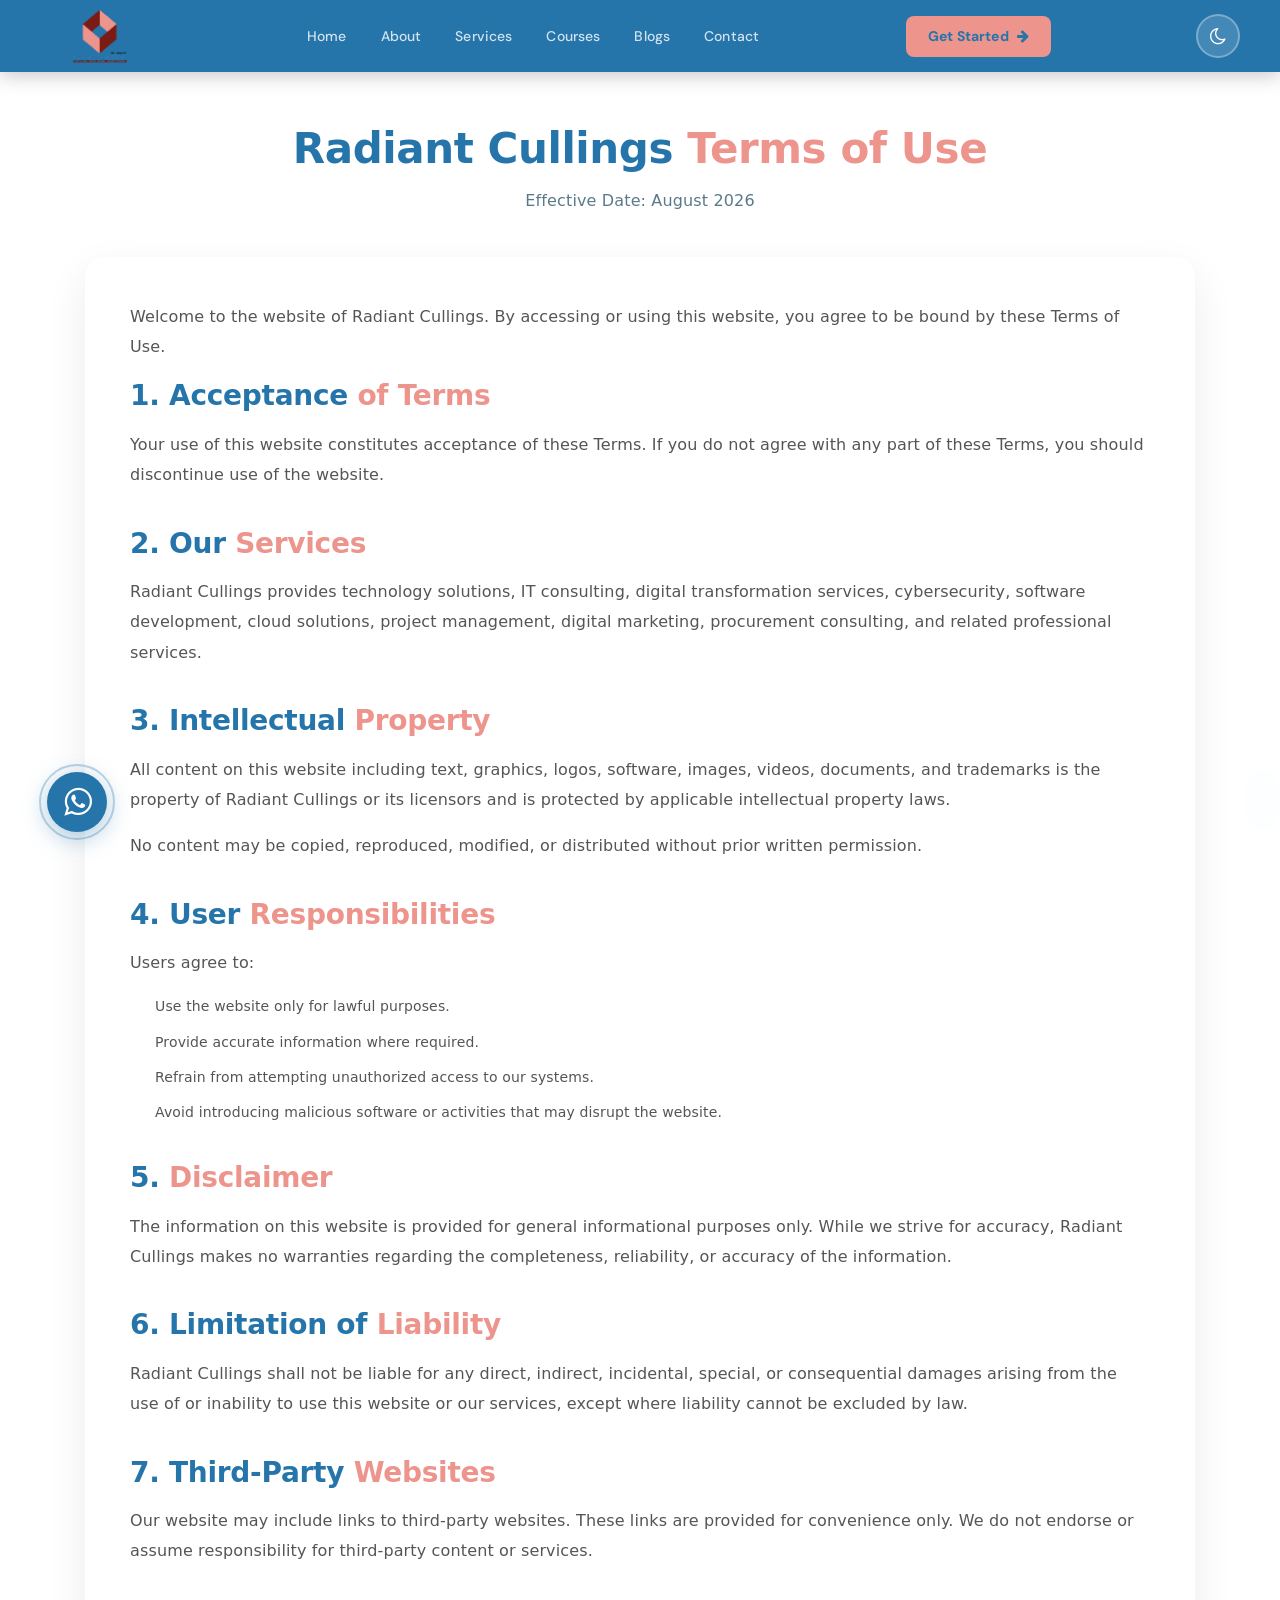
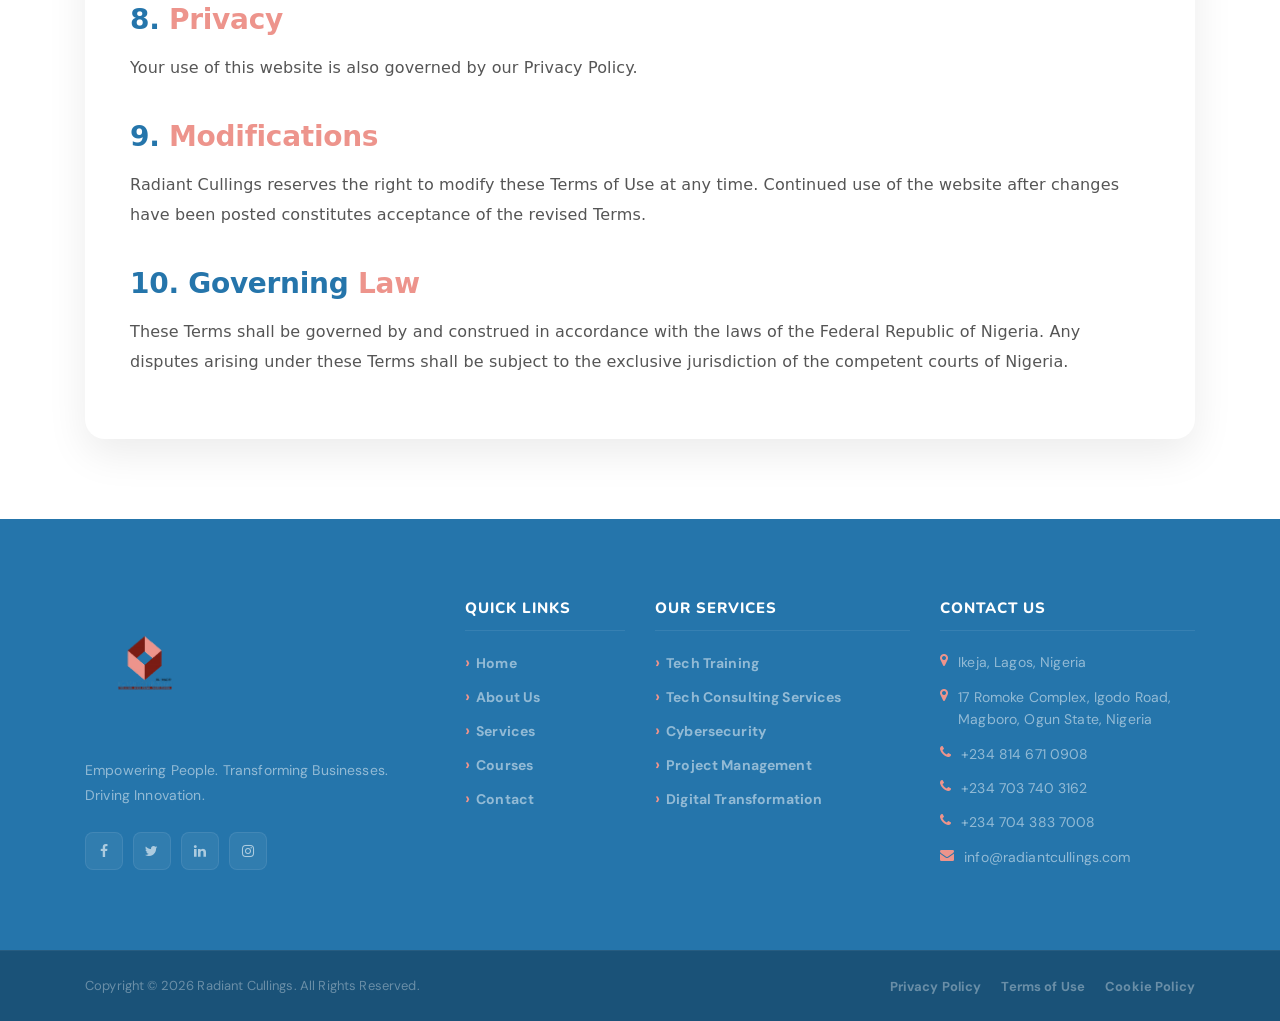
<file: terms.html>
<!doctype html>
<html lang="en">

<head>
    <meta charset="UTF-8" />

    <meta name="description"
        content="Radiant Cullings Terms of Use explains the rules and conditions for using our website and services." />

    <meta name="viewport" content="width=device-width, initial-scale=1.0" />

    <title>Terms of Use | Radiant Cullings</title>

    <link rel="icon" href="img/core-img/radiant_cullings.png" />

    <link rel="stylesheet" href="style.css" />

    <link rel="stylesheet" href="css/custom-override.css" />

    <!-- Apply saved theme before the page becomes visible -->
    <script>
        (function () {
            try {
                if (localStorage.getItem("darkMode") === "enabled") {
                    document.documentElement.classList.add("dark-theme-loading");
                }
            } catch (error) {
                /* Continue normally if localStorage is unavailable. */
            }
        })();
    </script>

    <style>
        /* ==================================================
           GENERAL THEME TRANSITIONS
        ================================================== */

        html,
        body,
        section,
        header,
        footer,
        nav,
        div,
        article,
        aside {
            transition:
                background-color 0.35s ease,
                border-color 0.35s ease,
                color 0.35s ease,
                box-shadow 0.35s ease;
        }

        body {
            background: #ffffff;
            color: #0f2a38;
        }

        html.dark-theme-loading body {
            background: #12121f;
        }

        /* ==================================================
           DARK AND LIGHT MODE BUTTON
        ================================================== */

        .dark-mode-toggle {
            position: relative;

            display: inline-flex;
            align-items: center;
            justify-content: center;
            flex: 0 0 auto;

            width: 44px;
            height: 44px;
            padding: 0;
            margin-left: 12px;

            border: 2px solid rgba(255, 255, 255, 0.3);
            border-radius: 50%;

            background: rgba(255, 255, 255, 0.14);
            color: #ffffff;

            font-size: 19px;
            line-height: 1;

            cursor: pointer;
            overflow: hidden;

            transition:
                background 0.3s ease,
                border-color 0.3s ease,
                transform 0.3s ease,
                box-shadow 0.3s ease;
        }

        .dark-mode-toggle:hover {
            background: rgba(255, 255, 255, 0.25);
            border-color: rgba(255, 255, 255, 0.5);

            transform: translateY(-2px);

            box-shadow: 0 6px 18px rgba(0, 0, 0, 0.18);
        }

        .dark-mode-toggle:focus-visible {
            outline: 3px solid rgba(255, 255, 255, 0.45);
            outline-offset: 3px;
        }

        .dark-mode-toggle i {
            position: absolute;
            top: 50%;
            left: 50%;

            transform: translate(-50%, -50%);

            transition:
                opacity 0.3s ease,
                transform 0.35s ease;
        }

        .dark-mode-toggle .fa-moon-o {
            opacity: 1;

            transform: translate(-50%, -50%) rotate(0deg) scale(1);
        }

        .dark-mode-toggle .fa-sun-o {
            opacity: 0;

            transform: translate(-50%, -50%) rotate(-90deg) scale(0.5);
        }

        body.dark-mode .dark-mode-toggle .fa-moon-o {
            opacity: 0;

            transform: translate(-50%, -50%) rotate(90deg) scale(0.5);
        }

        body.dark-mode .dark-mode-toggle .fa-sun-o {
            opacity: 1;

            transform: translate(-50%, -50%) rotate(0deg) scale(1);
        }

        body.dark-mode .dark-mode-toggle {
            background: rgba(255, 255, 255, 0.12);
            border-color: rgba(255, 255, 255, 0.35);
            color: #fbbf24;
        }

        body.dark-mode .dark-mode-toggle:hover {
            background: rgba(255, 255, 255, 0.22);
            border-color: rgba(251, 191, 36, 0.65);
        }

        /* ==================================================
           FLOATING WHATSAPP BUTTON
        ================================================== */

        .floating-whatsapp {
            position: fixed;
            left: 20px;
            bottom: 30px;
            z-index: 9999;

            display: flex;
            flex-direction: column;
            align-items: center;
            gap: 8px;

            animation: whatsappPulse 2s ease-in-out infinite;
        }

        .floating-whatsapp a {
            position: relative;

            display: flex;
            align-items: center;
            justify-content: center;

            width: 60px;
            height: 60px;

            border-radius: 50%;

            background: #2575ab;
            color: #ffffff;

            text-decoration: none;

            box-shadow: 0 6px 25px rgba(37, 117, 171, 0.4);

            transition:
                background 0.3s ease,
                transform 0.3s ease,
                box-shadow 0.3s ease;
        }

        .floating-whatsapp a:hover {
            background: #ed948c;
            color: #ffffff;

            transform: scale(1.1) translateY(-4px);

            box-shadow: 0 10px 40px rgba(237, 148, 140, 0.5);
        }

        .floating-whatsapp a i {
            font-size: 32px;
            transition: transform 0.3s ease;
        }

        .floating-whatsapp a:hover i {
            transform: scale(1.1);
        }

        .floating-whatsapp a::before {
            content: "";

            position: absolute;
            top: -8px;
            right: -8px;
            bottom: -8px;
            left: -8px;

            border: 2px solid rgba(37, 117, 171, 0.3);
            border-radius: 50%;

            animation: whatsappRipple 2s ease-out infinite;
        }

        .floating-whatsapp .whatsapp-label {
            padding: 6px 14px;

            border-radius: 20px;

            background: #2575ab;
            color: #ffffff;

            font-family:
                system-ui, "Segoe UI", Roboto, "Helvetica Neue", Arial, sans-serif;

            font-size: 12px;
            font-weight: 600;
            white-space: nowrap;

            opacity: 0;
            transform: translateX(-10px);

            box-shadow: 0 4px 15px rgba(0, 0, 0, 0.1);

            transition:
                opacity 0.3s ease,
                transform 0.3s ease;
        }

        .floating-whatsapp:hover .whatsapp-label {
            opacity: 1;
            transform: translateX(0);
        }

        @keyframes whatsappPulse {

            0%,
            100% {
                transform: scale(1);
            }

            50% {
                transform: scale(1.05);
            }
        }

        @keyframes whatsappRipple {
            0% {
                opacity: 1;
                transform: scale(0.8);
            }

            100% {
                opacity: 0;
                transform: scale(1.5);
            }
        }

        /* ==================================================
           TERMS OF USE STYLES
        ================================================== */

        :root {
            --primary-blue: #2575ab;
            --primary-pink: #ed948c;
        }

        .terms-section {
            padding: 80px 0;
        }

        .terms-wrapper {
            background: #ffffff;

            border-radius: 20px;

            padding: 45px;

            box-shadow: 0 15px 40px rgba(0, 0, 0, 0.08);
        }

        .terms-title {
            text-align: center;

            margin-bottom: 40px;
        }

        .terms-title h1 {
            font-size: 42px;

            color: var(--primary-blue);

            font-family:
                system-ui, "Segoe UI", Roboto, "Helvetica Neue", Arial, sans-serif;
        }

        .terms-title h1 span {
            color: var(--primary-pink);
        }

        .terms-title p {
            font-size: 16px;
            color: #5a7a8a;
            font-family:
                system-ui, "Segoe UI", Roboto, "Helvetica Neue", Arial, sans-serif;
        }

        .terms-wrapper h2 {
            font-size: 28px;

            margin-top: 35px;

            margin-bottom: 15px;

            color: var(--primary-blue);

            font-family:
                system-ui, "Segoe UI", Roboto, "Helvetica Neue", Arial, sans-serif;
        }

        .terms-wrapper h2 span {
            color: var(--primary-pink);
        }

        .terms-wrapper h2:first-of-type {
            margin-top: 0;
        }

        .terms-wrapper p {
            font-size: 16px;

            line-height: 1.9;

            color: #555;

            font-family:
                system-ui, "Segoe UI", Roboto, "Helvetica Neue", Arial, sans-serif;
        }

        .terms-wrapper ul {
            padding-left: 25px;
        }

        .terms-wrapper ul li {
            margin-bottom: 10px;

            line-height: 1.8;

            color: #555;

            font-family:
                system-ui, "Segoe UI", Roboto, "Helvetica Neue", Arial, sans-serif;
        }

        .terms-contact {
            margin-top: 40px;

            padding: 35px;

            border-radius: 20px;

            background: linear-gradient(135deg, #2575ab, #ed948c);

            color: white;
        }

        .terms-contact h3 {
            color: white;
        }

        .terms-contact p {
            color: white;
        }

        /* ==================================================
           DARK MODE
        ================================================== */

        body.dark-mode {
            background: #12121f;
            color: #e7e7ef;
        }

        body.dark-mode .ve-nav-wrap {
            background-color: #17172a !important;
        }

        body.dark-mode .ve-nav ul li a {
            color: #d5d5df;
        }

        body.dark-mode .ve-nav ul li a:hover,
        body.dark-mode .ve-nav ul li a.active {
            color: #ed948c;
        }

        body.dark-mode .ve-mobile-menu {
            background: #17172a;
        }

        body.dark-mode .ve-mobile-menu ul li a {
            color: #d5d5df;
        }

        body.dark-mode .ve-mobile-menu ul li a:hover,
        body.dark-mode .ve-mobile-menu ul li a.active {
            color: #ed948c;
        }

        body.dark-mode .terms-title p {
            color: #ababba;
        }

        body.dark-mode .terms-wrapper {
            background: #1a1a2e;
            box-shadow: 0 15px 40px rgba(0, 0, 0, 0.3);
        }

        body.dark-mode .terms-wrapper p {
            color: #c6c6d2;
        }

        body.dark-mode .terms-wrapper ul li {
            color: #c6c6d2;
        }

        body.dark-mode .terms-wrapper h2 {
            color: #7cb5df;
        }

        body.dark-mode .ve-footer {
            background: #0d0d18;
        }

        body.dark-mode .ve-footer p,
        body.dark-mode .ve-footer-links li a,
        body.dark-mode .ve-footer-contact li {
            color: #a8a8b6;
        }

        body.dark-mode .ve-footer-title {
            color: #eeeef4;
        }

        body.dark-mode .ve-footer-links li a:hover {
            color: #ed948c;
        }

        body.dark-mode .ve-footer-bottom {
            border-top-color: rgba(255, 255, 255, 0.06);
            background: #090912;
        }

        body.dark-mode .ve-footer-bottom p,
        body.dark-mode .ve-footer-bottom ul li a {
            color: #858596;
        }

        body.dark-mode .ve-footer-bottom ul li a:hover {
            color: #ed948c;
        }

        body.dark-mode .ve-social a {
            background: rgba(255, 255, 255, 0.06);
            color: #aaaaaa;
        }

        body.dark-mode .ve-social a:hover {
            background: #2575ab;
            color: #ffffff;
        }

        /* ==================================================
           RESPONSIVE NAVIGATION AND CONTENT
        ================================================== */

        @media (max-width: 1100px) {
            .ve-nav ul {
                gap: 13px;
            }

            .ve-nav ul li a {
                font-size: 13px;
            }

            .ve-nav-cta .ve-cta-btn {
                padding-right: 17px;
                padding-left: 17px;
            }

            .dark-mode-toggle {
                margin-left: 8px;
            }
        }

        @media (max-width: 991px) {
            .ve-nav-wrap {
                display: flex;
                align-items: center;
            }

            .dark-mode-toggle {
                order: 8;

                width: 40px;
                height: 40px;

                margin-left: auto;
                margin-right: 9px;

                font-size: 17px;
            }

            .ve-toggler {
                order: 9;
                flex: 0 0 auto;

                margin-left: 0 !important;
            }
        }

        @media (max-width: 768px) {
            .floating-whatsapp {
                left: 15px;
                bottom: 20px;
            }

            .floating-whatsapp a {
                width: 50px;
                height: 50px;
            }

            .floating-whatsapp a i {
                font-size: 26px;
            }

            .floating-whatsapp .whatsapp-label {
                display: none;
            }

            .dark-mode-toggle {
                width: 38px;
                height: 38px;

                margin-right: 8px;

                font-size: 16px;
            }

            .terms-section {
                padding: 50px 0;
            }

            .terms-title h1 {
                font-size: 30px;
            }

            .terms-wrapper {
                padding: 25px 20px;
            }

            .terms-wrapper h2 {
                font-size: 22px;
            }

            .terms-wrapper p,
            .terms-wrapper ul li {
                font-size: 15px;
            }
        }

        @media (max-width: 480px) {
            .floating-whatsapp {
                left: 10px;
                bottom: 15px;
            }

            .floating-whatsapp a {
                width: 45px;
                height: 45px;
            }

            .floating-whatsapp a i {
                font-size: 22px;
            }

            .dark-mode-toggle {
                width: 36px;
                height: 36px;

                margin-right: 7px;

                border-width: 1.5px;

                font-size: 15px;
            }

            .terms-title h1 {
                font-size: 24px;
            }

            .terms-wrapper {
                padding: 20px 15px;
            }
        }

        /* ==================================================
           REDUCED MOTION ACCESSIBILITY
        ================================================== */

        @media (prefers-reduced-motion: reduce) {

            *,
            *::before,
            *::after {
                scroll-behavior: auto !important;
                animation-duration: 0.01ms !important;
                animation-iteration-count: 1 !important;
                transition-duration: 0.01ms !important;
            }
        }

        /* ==================================================
           CUSTOM CIRCLE AND DOT CURSOR
        ================================================== */

        @media (pointer: fine) and (hover: hover) {

            html,
            body,
            a,
            button,
            input,
            textarea,
            select,
            [role="button"] {
                cursor: none !important;
            }
        }

        .custom-cursor-dot,
        .custom-cursor-circle {
            position: fixed;
            top: 0;
            left: 0;
            z-index: 999999;

            pointer-events: none;

            opacity: 0;

            transform: translate(-50%, -50%);

            will-change: left, top, width, height, transform, opacity;
        }

        .custom-cursor-dot {
            width: 7px;
            height: 7px;

            border-radius: 50%;

            background: #ed948c;

            transition:
                width 0.2s ease,
                height 0.2s ease,
                background-color 0.2s ease,
                opacity 0.2s ease,
                transform 0.2s ease;
        }

        .custom-cursor-circle {
            z-index: 999998;

            width: 38px;
            height: 38px;

            border: 2px solid #2575ab;
            border-radius: 50%;

            background: rgba(37, 117, 171, 0.04);

            transition:
                width 0.25s ease,
                height 0.25s ease,
                border-color 0.25s ease,
                background-color 0.25s ease,
                opacity 0.2s ease;
        }

        .custom-cursor-dot.cursor-visible,
        .custom-cursor-circle.cursor-visible {
            opacity: 1;
        }

        .custom-cursor-circle.cursor-hover {
            width: 58px;
            height: 58px;

            border-color: #ed948c;

            background: rgba(237, 148, 140, 0.13);
        }

        .custom-cursor-dot.cursor-hover {
            width: 9px;
            height: 9px;

            background: #2575ab;
        }

        .custom-cursor-circle.cursor-click {
            width: 28px;
            height: 28px;

            background: rgba(237, 148, 140, 0.3);
        }

        .custom-cursor-dot.cursor-click {
            width: 5px;
            height: 5px;
        }

        .custom-cursor-dot.cursor-hidden,
        .custom-cursor-circle.cursor-hidden {
            opacity: 0;
        }

        body.dark-mode .custom-cursor-circle {
            border-color: #7cb5df;
            background: rgba(124, 181, 223, 0.08);
        }

        body.dark-mode .custom-cursor-dot {
            background: #ed948c;
        }

        body.dark-mode .custom-cursor-circle.cursor-hover {
            border-color: #ed948c;
            background: rgba(237, 148, 140, 0.16);
        }

        body.dark-mode .custom-cursor-dot.cursor-hover {
            background: #7cb5df;
        }

        @media (pointer: coarse),
        (hover: none) {

            html,
            body,
            a,
            button,
            input,
            textarea,
            select,
            [role="button"] {
                cursor: auto !important;
            }

            .custom-cursor-dot,
            .custom-cursor-circle {
                display: none !important;
            }
        }
    </style>
</head>

<body>
    <!-- Custom Circle and Dot Cursor -->
    <div class="custom-cursor-circle" id="customCursorCircle" aria-hidden="true"></div>
    <div class="custom-cursor-dot" id="customCursorDot" aria-hidden="true"></div>

    <!-- Preloader -->
    <div class="preloader d-flex align-items-center justify-content-center">
        <div class="lds-ellipsis">
            <div style="background-color: #2575ab"></div>
            <div style="background-color: #2575ab"></div>
            <div style="background-color: #2575ab"></div>
            <div style="background-color: #2575ab"></div>
        </div>
    </div>

    <!-- Floating WhatsApp Button -->
    <div class="floating-whatsapp">
        <a href="https://wa.me/2348146710908?text=Hello%20Radiant%20Cullings%2C%20I%20want%20to%20make%20an%20enquiry"
            target="_blank" rel="noopener noreferrer" class="whatsapp-brand"
            aria-label="Chat with Radiant Cullings on WhatsApp">
            <i class="fa fa-whatsapp" aria-hidden="true"></i>
        </a>
        <span class="whatsapp-label">Chat with us</span>
    </div>

    <!-- HEADER -->
    <header class="ve-header" id="ve-sticky">
        <div class="container-fluid ve-nav-wrap" style="background: #2575ab">
            <div class="ve-logo">
                <a href="index.html">
                    <img src="img/core-img/radiant_cullings.png" style="max-width: 120px" alt="Radiant Cullings" />
                </a>
            </div>

            <nav class="ve-nav">
                <ul>
                    <li>
                        <a href="index.html"> Home </a>
                    </li>

                    <li>
                        <a href="about.html"> About </a>
                    </li>

                    <li>
                        <a href="services.html"> Services </a>
                    </li>

                    <li>
                        <a href="courses.html"> Courses </a>
                    </li>

                    <li>
                        <a href="blogs.html"> Blogs </a>
                    </li>

                    <li>
                        <a href="contact.html"> Contact </a>
                    </li>
                </ul>
            </nav>

            <div class="ve-nav-cta">
                <a href="contact.html" class="ve-cta-btn">
                    Get Started

                    <i class="fa fa-arrow-right"></i>
                </a>
            </div>

            <!-- Dark and Light Mode Button -->
            <button class="dark-mode-toggle" id="darkModeToggle" type="button" aria-label="Switch to dark mode"
                aria-pressed="false" title="Switch to dark mode">
                <i class="fa fa-moon-o" aria-hidden="true"></i>
                <i class="fa fa-sun-o" aria-hidden="true"></i>
            </button>

            <button class="ve-toggler" id="ve-toggle">
                <span></span>
                <span></span>
                <span></span>
            </button>
        </div>

        <div class="ve-mobile-menu" id="ve-mobile-menu">
            <ul>
                <li><a href="index.html">Home</a></li>
                <li><a href="about.html">About</a></li>
                <li><a href="services.html">Services</a></li>
                <li><a href="courses.html">Courses</a></li>
                <li><a href="blogs.html">Blogs</a></li>
                <li><a href="contact.html">Contact</a></li>
            </ul>
        </div>
    </header>

    <!-- TERMS CONTENT -->
    <section class="terms-section">
        <div class="container">
            <div class="terms-title">
                <br />
                <br />
                <h1>Radiant Cullings <span>Terms of Use</span></h1>
                <p>Effective Date: August 2026</p>
            </div>

            <div class="terms-wrapper">
                <p>
                    Welcome to the website of Radiant Cullings. By accessing or using
                    this website, you agree to be bound by these Terms of Use.
                </p>

                <h2>1. Acceptance <span>of Terms</span></h2>

                <p>
                    Your use of this website constitutes acceptance of these Terms. If
                    you do not agree with any part of these Terms, you should
                    discontinue use of the website.
                </p>

                <h2>2. Our <span>Services</span></h2>

                <p>
                    Radiant Cullings provides technology solutions, IT consulting,
                    digital transformation services, cybersecurity, software
                    development, cloud solutions, project management, digital marketing,
                    procurement consulting, and related professional services.
                </p>

                <h2>3. Intellectual <span>Property</span></h2>

                <p>
                    All content on this website including text, graphics, logos,
                    software, images, videos, documents, and trademarks is the property
                    of Radiant Cullings or its licensors and is protected by applicable
                    intellectual property laws.
                </p>

                <p>
                    No content may be copied, reproduced, modified, or distributed
                    without prior written permission.
                </p>

                <h2>4. User <span>Responsibilities</span></h2>

                <p>Users agree to:</p>

                <ul>
                    <li>Use the website only for lawful purposes.</li>

                    <li>Provide accurate information where required.</li>

                    <li>Refrain from attempting unauthorized access to our systems.</li>

                    <li>
                        Avoid introducing malicious software or activities that may
                        disrupt the website.
                    </li>
                </ul>

                <h2>5. <span>Disclaimer</span></h2>

                <p>
                    The information on this website is provided for general
                    informational purposes only. While we strive for accuracy, Radiant
                    Cullings makes no warranties regarding the completeness,
                    reliability, or accuracy of the information.
                </p>

                <h2>6. Limitation of <span>Liability</span></h2>

                <p>
                    Radiant Cullings shall not be liable for any direct, indirect,
                    incidental, special, or consequential damages arising from the use
                    of or inability to use this website or our services, except where
                    liability cannot be excluded by law.
                </p>

                <h2>7. Third-Party <span>Websites</span></h2>

                <p>
                    Our website may include links to third-party websites. These links
                    are provided for convenience only. We do not endorse or assume
                    responsibility for third-party content or services.
                </p>

                <h2>8. <span>Privacy</span></h2>

                <p>
                    Your use of this website is also governed by our Privacy Policy.
                </p>

                <h2>9. <span>Modifications</span></h2>

                <p>
                    Radiant Cullings reserves the right to modify these Terms of Use at
                    any time. Continued use of the website after changes have been
                    posted constitutes acceptance of the revised Terms.
                </p>

                <h2>10. Governing <span>Law</span></h2>

                <p>
                    These Terms shall be governed by and construed in accordance with
                    the laws of the Federal Republic of Nigeria. Any disputes arising
                    under these Terms shall be subject to the exclusive jurisdiction of
                    the competent courts of Nigeria.
                </p>

                <!-- <div class="terms-contact">
            <h3>11. Contact Information</h3>

            <p>
              <strong> Radiant Cullings </strong>

              <br />

              Email: info@radiantcullings.com

              <br />

              Phone: +234 8146710908

              <br />

              +2347043837008

              <br />

              Website: www.radiantcullings.com
            </p>
          </div> -->
            </div>
        </div>
    </section>

    <!-- FOOTER -->
    <footer class="ve-footer">
        <div class="container">
            <div class="row">
                <div class="col-12 col-sm-6 col-lg-4 mb-50">
                    <div class="ve-footer-brand">
                        <a href="index.html" class="ve-footer-logo"><img src="img/core-img/radiant_cullings.png"
                                alt="Radiant Cullings" style="max-width: 120px" /></a>
                        <p>
                            Empowering People. Transforming Businesses. Driving Innovation.
                        </p>
                        <div class="ve-social">
                            <a href="#" aria-label="Facebook"><i class="fa fa-facebook"></i></a><a href="#"
                                aria-label="Twitter"><i class="fa fa-twitter"></i></a><a href="#"
                                aria-label="LinkedIn"><i class="fa fa-linkedin"></i></a><a href="#"
                                aria-label="Instagram"><i class="fa fa-instagram"></i></a>
                        </div>
                    </div>
                </div>
                <div class="col-12 col-sm-6 col-lg-2 mb-50">
                    <h5 class="ve-footer-title">Quick Links</h5>
                    <ul class="ve-footer-links">
                        <li><a href="index.html">Home</a></li>
                        <li><a href="about.html">About Us</a></li>
                        <li><a href="services.html">Services</a></li>
                        <li><a href="courses.html">Courses</a></li>
                        <li><a href="contact.html">Contact</a></li>
                    </ul>
                </div>
                <div class="col-12 col-sm-6 col-lg-3 mb-50">
                    <h5 class="ve-footer-title">Our Services</h5>
                    <ul class="ve-footer-links">
                        <li><a href="courses.html">Tech Training</a></li>
                        <li>
                            <a href="services.html#consulting">Tech Consulting Services</a>
                        </li>
                        <li><a href="services.html#cybersecurity">Cybersecurity</a></li>
                        <li><a href="services.html#project">Project Management</a></li>
                        <li>
                            <a href="services.html#digital">Digital Transformation</a>
                        </li>
                    </ul>
                </div>
                <div class="col-12 col-sm-6 col-lg-3 mb-50">
                    <h5 class="ve-footer-title">Contact Us</h5>
                    <ul class="ve-footer-contact">
                        <li><i class="fa fa-map-marker"></i> Ikeja, Lagos, Nigeria</li>
                        <li>
                            <i class="fa fa-map-marker"></i> 17 Romoke Complex, Igodo Road,
                            Magboro, Ogun State, Nigeria
                        </li>
                        <li><i class="fa fa-phone"></i> +234 814 671 0908</li>
                        <li><i class="fa fa-phone"></i> +234 703 740 3162</li>
                        <li><i class="fa fa-phone"></i> +234 704 383 7008</li>
                        <li><i class="fa fa-envelope"></i> info@radiantcullings.com</li>
                    </ul>
                </div>
            </div>
        </div>
        <div class="ve-footer-bottom">
            <div class="container">
                <div class="ve-footer-bottom-inner">
                    <p>
                        Copyright &copy; <span id="currentYear"></span> Radiant Cullings.
                        All Rights Reserved.
                    </p>
                    <ul>
                        <li><a href="policy.html">Privacy Policy</a></li>
                        <li><a href="terms.html">Terms of Use</a></li>
                        <li><a href="cookie.html">Cookie Policy</a></li>
                    </ul>
                </div>
            </div>
        </div>
    </footer>

    <!-- Dark Mode and Current Year Script -->
    <script>
        document.addEventListener("DOMContentLoaded", function () {
            var body = document.body;
            var root = document.documentElement;
            var toggle = document.getElementById("darkModeToggle");
            var currentYear = document.getElementById("currentYear");

            try {
                if (localStorage.getItem("darkMode") === "enabled") {
                    body.classList.add("dark-mode");
                }
            } catch (error) {
                /* Continue without a saved theme. */
            }

            root.classList.remove("dark-theme-loading");

            /* Current footer year */
            if (currentYear) {
                currentYear.textContent = new Date().getFullYear();
            }

            /* Update theme button */
            function updateThemeButton() {
                if (!toggle) {
                    return;
                }

                var isDark = body.classList.contains("dark-mode");

                toggle.setAttribute("aria-pressed", isDark ? "true" : "false");
                toggle.setAttribute(
                    "aria-label",
                    isDark ? "Switch to light mode" : "Switch to dark mode",
                );
                toggle.setAttribute(
                    "title",
                    isDark ? "Switch to light mode" : "Switch to dark mode",
                );
            }

            /* Change theme */
            if (toggle) {
                updateThemeButton();

                toggle.addEventListener("click", function () {
                    body.classList.toggle("dark-mode");

                    var isDark = body.classList.contains("dark-mode");

                    try {
                        localStorage.setItem("darkMode", isDark ? "enabled" : "disabled");
                    } catch (error) {
                        /* Theme works even without localStorage. */
                    }

                    updateThemeButton();
                });
            }
        });
    </script>

    <!-- Custom Circle and Dot Cursor Script -->
    <script>
        document.addEventListener("DOMContentLoaded", function () {
            var cursorDot = document.getElementById("customCursorDot");
            var cursorCircle = document.getElementById("customCursorCircle");

            if (!cursorDot || !cursorCircle) {
                return;
            }

            var supportsCustomCursor =
                window.matchMedia("(pointer: fine)").matches &&
                window.matchMedia("(hover: hover)").matches;

            if (!supportsCustomCursor) {
                return;
            }

            var mouseX = 0;
            var mouseY = 0;
            var circleX = 0;
            var circleY = 0;
            var cursorStarted = false;

            document.addEventListener("mousemove", function (event) {
                mouseX = event.clientX;
                mouseY = event.clientY;

                cursorDot.style.left = mouseX + "px";
                cursorDot.style.top = mouseY + "px";

                if (!cursorStarted) {
                    circleX = mouseX;
                    circleY = mouseY;
                    cursorStarted = true;
                    cursorDot.classList.add("cursor-visible");
                    cursorCircle.classList.add("cursor-visible");
                }

                cursorDot.classList.remove("cursor-hidden");
                cursorCircle.classList.remove("cursor-hidden");
            });

            function animateCursorCircle() {
                circleX += (mouseX - circleX) * 0.16;
                circleY += (mouseY - circleY) * 0.16;

                cursorCircle.style.left = circleX + "px";
                cursorCircle.style.top = circleY + "px";

                window.requestAnimationFrame(animateCursorCircle);
            }

            animateCursorCircle();

            var interactiveSelector = [
                "a",
                "button",
                "input",
                "textarea",
                "select",
                "[role='button']",
                ".floating-whatsapp",
            ].join(",");

            document.addEventListener("mouseover", function (event) {
                if (event.target.closest(interactiveSelector)) {
                    cursorDot.classList.add("cursor-hover");
                    cursorCircle.classList.add("cursor-hover");
                }
            });

            document.addEventListener("mouseout", function (event) {
                if (event.target.closest(interactiveSelector)) {
                    cursorDot.classList.remove("cursor-hover");
                    cursorCircle.classList.remove("cursor-hover");
                }
            });

            document.addEventListener("mousedown", function () {
                cursorDot.classList.add("cursor-click");
                cursorCircle.classList.add("cursor-click");
            });

            document.addEventListener("mouseup", function () {
                cursorDot.classList.remove("cursor-click");
                cursorCircle.classList.remove("cursor-click");
            });

            document.addEventListener("mouseleave", function () {
                cursorDot.classList.add("cursor-hidden");
                cursorCircle.classList.add("cursor-hidden");
            });

            document.addEventListener("mouseenter", function () {
                if (cursorStarted) {
                    cursorDot.classList.remove("cursor-hidden");
                    cursorCircle.classList.remove("cursor-hidden");
                }
            });

            window.addEventListener("blur", function () {
                cursorDot.classList.add("cursor-hidden");
                cursorCircle.classList.add("cursor-hidden");
            });

            window.addEventListener("focus", function () {
                if (cursorStarted) {
                    cursorDot.classList.remove("cursor-hidden");
                    cursorCircle.classList.remove("cursor-hidden");
                }
            });
        });
    </script>

    <script src="js/jquery/jquery-2.2.4.min.js"></script>
    <script src="js/bootstrap/popper.min.js"></script>
    <script src="js/bootstrap/bootstrap.min.js"></script>
    <script src="js/plugins/plugins.js"></script>
    <script src="js/active.js"></script>
    <script src="js/vaultedge.js"></script>
</body>

</html>
</file>
<file: style.css>
/* [Core Stylesheet - 1.0] */
/* :: 1.0 Import Fonts */
@import url("https://fonts.googleapis.com/css2?family=Raleway:wght@300;400;500;600;700&family=Source+Sans+3:wght@300;400;600;700&display=swap");
/* :: 2.0 Import All CSS */
@import url(css/bootstrap.min.css);
@import url(css/classy-nav.css);
@import url(css/owl.carousel.min.css);
@import url(css/animate.css);
@import url(css/font-awesome.min.css);
@import url(css/credit-icon.css);

/* :: 3.0 Base CSS */
* {
  margin: 0;
  padding: 0;
}

body {
  font-family: "Source Sans 3", sans-serif;
  font-size: 14px;
}

h1,
h2,
h3,
h4,
h5,
h6 {
  font-family: "Raleway", sans-serif;
  color: #000000;
  line-height: 1.3;
  font-weight: 700;
}

p {
  color: #838383;
  font-size: 15px;
  line-height: 2;
  font-weight: 400;
}

a,
a:hover,
a:focus {
  -webkit-transition-duration: 500ms;
  transition-duration: 500ms;
  text-decoration: none;
  outline: 0 solid transparent;
  color: green;
  font-weight: 700;
  font-size: 16px;
}

ul,
ol {
  margin: 0;
}

ul li,
ol li {
  list-style: none;
}

img {
  height: auto;
  max-width: 100%;
}

/* :: 3.1.0 Spacing */
.mt-15 {
  margin-top: 15px !important;
}

.mt-30 {
  margin-top: 30px !important;
}

.mt-50 {
  margin-top: 50px !important;
}

.mt-70 {
  margin-top: 70px !important;
}

.mt-100 {
  margin-top: 100px !important;
}

.mb-15 {
  margin-bottom: 15px !important;
}

.mb-30 {
  margin-bottom: 30px !important;
}

.mb-50 {
  margin-bottom: 50px !important;
}

.mb-70 {
  margin-bottom: 70px !important;
}

.mb-100 {
  margin-bottom: 100px !important;
}

.ml-15 {
  margin-left: 15px !important;
}

.ml-30 {
  margin-left: 30px !important;
}

.ml-50 {
  margin-left: 50px !important;
}

.mr-15 {
  margin-right: 15px !important;
}

.mr-30 {
  margin-right: 30px !important;
}

.mr-50 {
  margin-right: 50px !important;
}

/* :: 3.2.0 Height */
.height-400 {
  height: 400px !important;
}

.height-500 {
  height: 500px !important;
}

.height-600 {
  height: 600px !important;
}

.height-700 {
  height: 700px !important;
}

.height-800 {
  height: 800px !important;
}

/* :: 3.3.0 Section Padding */
.section-padding-100 {
  padding-top: 100px;
  padding-bottom: 100px;
}

.section-padding-100-0 {
  padding-top: 100px;
  padding-bottom: 0;
}

.section-padding-0-100 {
  padding-top: 0;
  padding-bottom: 100px;
}

.section-padding-100-70 {
  padding-top: 100px;
  padding-bottom: 70px;
}

/* :: 3.4.0 Preloader */
.preloader {
  background-color: #1b3a6b;
  width: 100%;
  height: 100%;
  position: fixed;
  top: 0;
  left: 0;
  right: 0;
  z-index: 99999;
}

.preloader .lds-ellipsis {
  display: inline-block;
  position: relative;
  width: 64px;
  height: 64px;
}

.preloader .lds-ellipsis div {
  position: absolute;
  top: 27px;
  width: 11px;
  height: 11px;
  border-radius: 50%;
  background: #0e9c7f;
  animation-timing-function: cubic-bezier(0, 1, 1, 0);
}

.preloader .lds-ellipsis div:nth-child(1) {
  left: 6px;
  -webkit-animation: lds-ellipsis1 0.6s infinite;
  animation: lds-ellipsis1 0.6s infinite;
}

.preloader .lds-ellipsis div:nth-child(2) {
  left: 6px;
  -webkit-animation: lds-ellipsis2 0.6s infinite;
  animation: lds-ellipsis2 0.6s infinite;
}

.preloader .lds-ellipsis div:nth-child(3) {
  left: 26px;
  -webkit-animation: lds-ellipsis2 0.6s infinite;
  animation: lds-ellipsis2 0.6s infinite;
}

.preloader .lds-ellipsis div:nth-child(4) {
  left: 45px;
  -webkit-animation: lds-ellipsis3 0.6s infinite;
  animation: lds-ellipsis3 0.6s infinite;
}

@-webkit-keyframes lds-ellipsis1 {
  0% {
    -webkit-transform: scale(0);
    transform: scale(0);
  }

  100% {
    -webkit-transform: scale(1);
    transform: scale(1);
  }
}

@keyframes lds-ellipsis1 {
  0% {
    -webkit-transform: scale(0);
    transform: scale(0);
  }

  100% {
    -webkit-transform: scale(1);
    transform: scale(1);
  }
}

@-webkit-keyframes lds-ellipsis3 {
  0% {
    -webkit-transform: scale(1);
    transform: scale(1);
  }

  100% {
    -webkit-transform: scale(0);
    transform: scale(0);
  }
}

@keyframes lds-ellipsis3 {
  0% {
    -webkit-transform: scale(1);
    transform: scale(1);
  }

  100% {
    -webkit-transform: scale(0);
    transform: scale(0);
  }
}

@-webkit-keyframes lds-ellipsis2 {
  0% {
    -webkit-transform: translate(0, 0);
    transform: translate(0, 0);
  }

  100% {
    -webkit-transform: translate(19px, 0);
    transform: translate(19px, 0);
  }
}

@keyframes lds-ellipsis2 {
  0% {
    -webkit-transform: translate(0, 0);
    transform: translate(0, 0);
  }

  100% {
    -webkit-transform: translate(19px, 0);
    transform: translate(19px, 0);
  }
}

/* :: 3.5.0 Miscellaneous */
.jarallax {
  position: relative;
  z-index: 0;
}

.jarallax>.jarallax-img {
  position: absolute;
  object-fit: cover;
  font-family: 'object-fit: cover;';
  top: 0;
  left: 0;
  width: 100%;
  height: 100%;
  z-index: -1;
}

.section-heading {
  position: relative;
  z-index: 1;
  margin-bottom: 30px;
}

.section-heading .line {
  width: 25px;
  height: 5px;
  border-radius: 3px;
  background-color: #0e9c7f;
  margin-bottom: 20px;
}

.section-heading p {
  font-size: 12px;
  margin-bottom: 0;
  letter-spacing: 2px;
  color: #a5a5a5;
  text-transform: uppercase;
}

.section-heading h2 {
  font-size: 36px;
  color: #212121;
  font-weight: 700;
  margin-bottom: 0;
}

@media only screen and (min-width: 992px) and (max-width: 1199px) {
  .section-heading h2 {
    font-size: 28px;
  }
}

@media only screen and (min-width: 768px) and (max-width: 991px) {
  .section-heading h2 {
    font-size: 24px;
  }
}

@media only screen and (max-width: 767px) {
  .section-heading h2 {
    font-size: 24px;
  }
}

.section-heading.white .line {
  background-color: #ffffff;
}

.section-heading.white p,
.section-heading.white h2 {
  color: #ffffff;
}

.section-heading.text-center .line {
  margin-left: auto;
  margin-right: auto;
}

.box-shadow {
  position: relative;
  z-index: 1;
}

.box-shadow:hover {
  box-shadow: 0 0 24px rgba(0, 0, 0, 0.2);
}

.tooltip-inner {
  background-color: #0e9c7f;
  box-shadow: 0 0 24px rgba(0, 0, 0, 0.2);
}

.tooltip .arrow::before {
  border-bottom-color: #0e9c7f;
}

.bg-img {
  background-position: center center;
  background-size: cover;
  background-repeat: no-repeat;
}

.bg-white {
  background-color: #ffffff !important;
}

.bg-dark {
  background-color: #000000 !important;
}

.bg-transparent {
  background-color: transparent !important;
}

.bg-gray {
  background-color: #f5f7fa;
}

.font-bold {
  font-weight: 700;
}

.font-light {
  font-weight: 300;
}

.bg-overlay {
  position: relative;
  z-index: 2;
  background-position: center center;
  background-size: cover;
}

.bg-overlay::after {
  background-color: rgba(0, 0, 0, 0.61);
  position: absolute;
  z-index: -1;
  top: 0;
  left: 0;
  width: 100%;
  height: 100%;
  content: "";
}

.bg-fixed {
  background-attachment: fixed !important;
}

/* :: 3.6.0 ScrollUp */
#scrollUp {
  background-color: #2575AB;
  border-radius: 5px 0 0 5px;
  bottom: 70px;
  color: #ffffff;
  font-size: 10px;
  padding: 12px 0;
  height: 60px;
  line-height: 1.5;
  right: 0;
  text-align: center;
  width: 35px;
  -webkit-transition-duration: 500ms;
  transition-duration: 500ms;
  font-weight: 700;
  box-shadow: 0 1px 5px 2px rgba(0, 0, 0, 0.15);
  text-transform: uppercase;
}

#scrollUp i {
  font-size: 18px;
  display: block;
}

#scrollUp:hover {
  background-color: #ED948C;
  color: #ffffff;
}

/* :: 3.7.0 Credit Button */
.credit-btn {
  -webkit-transition-duration: 500ms;
  transition-duration: 500ms;
  background-color: #2575AB;
  position: relative;
  z-index: 1;
  display: inline-block;
  min-width: 175px;
  height: 48px;
  color: #ffffff;
  border-radius: 5px;
  padding: 0 30px;
  font-size: 14px;
  line-height: 48px;
  font-weight: 700;
  text-transform: uppercase;
}

.credit-btn:hover,
.credit-btn:focus {
  font-size: 14px;
  font-weight: 700;
  background-color: #1b3a6b;
  color: #ffffff;
}

.credit-btn.btn-2 {
  background-color: #1b3a6b;
  color: #ffffff;
}

.credit-btn.btn-2:hover,
.credit-btn.btn-2:focus {
  background-color: #2575AB;
  color: #ffffff;
}

.credit-btn.btn-3 {
  background-color: transparent;
  color: #1b3a6b;
  border: 2px solid #1b3a6b;
  line-height: 44px;
}

.credit-btn.btn-3:hover,
.credit-btn.btn-3:focus {
  border: 2px solid #1b3a6b;
  background-color: #1b3a6b;
  color: #ffffff;
}

/* :: 4.0 Header Area CSS */
.header-area {
  position: relative;
  z-index: 1000;
  width: 100%;
}

.header-area .top-header-area {
  position: relative;
  z-index: 1;
  width: 100%;
  height: 80px;
  background-color: #eef1f7;
}

.header-area .top-header-area .top-contact-info {
  position: relative;
  z-index: 1;
}

.header-area .top-header-area .top-contact-info a {
  display: inline-block;
  color: #838383;
  font-size: 14px;
  margin-bottom: 0;
  display: -webkit-box;
  display: -ms-flexbox;
  display: flex;
  -webkit-box-align: center;
  -ms-flex-align: center;
  -ms-grid-row-align: center;
  align-items: center;
  font-weight: 600;
}

.header-area .top-header-area .top-contact-info a img {
  margin-right: 10px;
}

@media only screen and (max-width: 767px) {
  .header-area .top-header-area .top-contact-info a span {
    display: none;
  }
}

.header-area .top-header-area .top-contact-info a:first-child {
  margin-right: 30px;
}

.header-area .top-header-area .top-contact-info a:hover,
.header-area .top-header-area .top-contact-info a:focus {
  color: #1b3a6b;
}

@media only screen and (min-width: 768px) and (max-width: 991px) {
  .header-area .top-header-area .top-contact-info a {
    font-size: 13px;
  }
}

.header-area .credit-main-menu {
  position: relative;
  width: 100%;
  z-index: 1;
  background-color: #2575AB;
}

.header-area .credit-main-menu::after {
  width: 50%;
  height: 100%;
  background-color: #1b3a6b;
  position: absolute;
  top: 0;
  left: 0;
  content: '';
  z-index: 1;
}

.header-area .credit-main-menu .classy-nav-container {
  background-color: transparent;
}

.header-area .credit-main-menu .classy-navbar {
  height: 85px;
  padding: 0;
  background-color: #1b3a6b;
}

@media only screen and (max-width: 767px) {
  .header-area .credit-main-menu .classy-navbar {
    height: 70px;
  }
}

.header-area .credit-main-menu .classy-navbar .classynav ul li a {
  font-weight: 600;
  text-transform: capitalize;
  font-size: 15px;
  padding: 0 15px;
  color: #ffffff;
}

.header-area .credit-main-menu .classy-navbar .classynav ul li a:hover,
.header-area .credit-main-menu .classy-navbar .classynav ul li a:focus {
  color: #0e9c7f;
}

@media only screen and (min-width: 992px) and (max-width: 1199px) {
  .header-area .credit-main-menu .classy-navbar .classynav ul li a {
    font-size: 14px;
  }
}

@media only screen and (min-width: 768px) and (max-width: 991px) {
  .header-area .credit-main-menu .classy-navbar .classynav ul li a {
    color: #1b3a6b;
  }
}

@media only screen and (max-width: 767px) {
  .header-area .credit-main-menu .classy-navbar .classynav ul li a {
    color: #1b3a6b;
  }
}

.header-area .credit-main-menu .classy-navbar .classynav>ul>li:first-child a {
  padding-left: 0;
}

@media only screen and (min-width: 768px) and (max-width: 991px) {
  .header-area .credit-main-menu .classy-navbar .classynav>ul>li:first-child a {
    padding-left: 15px;
  }
}

@media only screen and (max-width: 767px) {
  .header-area .credit-main-menu .classy-navbar .classynav>ul>li:first-child a {
    padding-left: 15px;
  }
}

.header-area .credit-main-menu .classy-navbar .classynav ul li.megamenu-item>a::after,
.header-area .credit-main-menu .classy-navbar .classynav ul li.has-down>a::after {
  color: #ffffff;
}

@media only screen and (min-width: 768px) and (max-width: 991px) {

  .header-area .credit-main-menu .classy-navbar .classynav ul li.megamenu-item>a::after,
  .header-area .credit-main-menu .classy-navbar .classynav ul li.has-down>a::after {
    color: #1b3a6b;
  }
}

@media only screen and (max-width: 767px) {

  .header-area .credit-main-menu .classy-navbar .classynav ul li.megamenu-item>a::after,
  .header-area .credit-main-menu .classy-navbar .classynav ul li.has-down>a::after {
    color: #1b3a6b;
  }
}

.header-area .credit-main-menu .classy-navbar .classynav ul li ul li a {
  color: #1b3a6b;
  font-size: 14px;
}

.header-area .credit-main-menu .classy-navbar .contact {
  position: relative;
  z-index: 1;
  padding-left: 50px;
  height: 100%;
  overflow-y: hidden;
  overflow-x: hidden;
}

.header-area .credit-main-menu .classy-navbar .contact::before {
  width: 100%;
  height: 200%;
  content: '';
  position: absolute;
  top: 42%;
  left: 0;
  z-index: -1;
  background-color: #0e9c7f;
  -webkit-transform: rotate(30deg);
  transform: rotate(30deg);
}

.header-area .credit-main-menu .classy-navbar .contact::after {
  width: 1000%;
  height: 100%;
  content: '';
  position: absolute;
  top: 0;
  left: 62px;
  z-index: -1;
  background-color: #0e9c7f;
}

.header-area .credit-main-menu .classy-navbar .contact a {
  display: inline-block;
  font-size: 24px;
  color: #1b3a6b;
  font-weight: 700;
  line-height: 85px;
}

.header-area .credit-main-menu .classy-navbar .contact a:hover {
  color: #ffffff;
}

@media only screen and (min-width: 992px) and (max-width: 1199px) {
  .header-area .credit-main-menu .classy-navbar .contact a {
    font-size: 20px;
  }
}

@media only screen and (min-width: 768px) and (max-width: 991px) {
  .header-area .credit-main-menu .classy-navbar .contact a {
    font-size: 18px;
  }
}

@media only screen and (max-width: 767px) {
  .header-area .credit-main-menu .classy-navbar .contact a {
    font-size: 14px;
    line-height: 70px;
  }
}

.header-area .is-sticky .credit-main-menu {
  box-shadow: 0 7px 40px 0 rgba(0, 0, 0, 0.3);
}

/* :: 5.0 Hero Area CSS */
.hero-area {
  position: relative;
  z-index: 1;
}

.hero-area .owl-dots {
  display: -webkit-box;
  display: -ms-flexbox;
  display: flex;
  -webkit-box-pack: center;
  -ms-flex-pack: center;
  justify-content: center;
  position: absolute;
  width: 100%;
  z-index: 100;
  bottom: 30px;
  left: 0;
  right: 0;
}

.hero-area .owl-dots .owl-dot {
  width: 8px;
  height: 8px;
  background-color: #d2d2d2;
  border-radius: 50%;
  margin: 0 6px;
}

.hero-area .owl-dots .owl-dot.active {
  background-color: #0e9c7f;
}

.hero-area .owl-prev,
.hero-area .owl-next {
  position: absolute;
  width: 46px;
  height: 46px;
  border-radius: 50%;
  top: 50%;
  margin-top: -23px;
  font-size: 18px;
  color: #ffffff;
  background-color: #1b3a6b;
  left: 20px;
  text-align: center;
  -webkit-transition-duration: 500ms;
  transition-duration: 500ms;
  line-height: 46px;
  opacity: 0;
  visibility: hidden;
}

@media only screen and (max-width: 767px) {

  .hero-area .owl-prev,
  .hero-area .owl-next {
    left: 10px;
  }
}

.hero-area .owl-prev:hover,
.hero-area .owl-next:hover {
  background-color: #0e9c7f;
  color: #ffffff;
}

.hero-area .owl-next {
  left: auto;
  right: 20px;
}

@media only screen and (max-width: 767px) {
  .hero-area .owl-next {
    right: 10px;
  }
}

.hero-area:hover .owl-next,
.hero-area:hover .owl-prev {
  opacity: 1;
  visibility: visible;
}

.single-slide {
  position: relative;
  z-index: 99;
  width: 100%;
  height: 760px;
  background-color: #ffffff;
  overflow: hidden;
}

@media only screen and (min-width: 992px) and (max-width: 1199px) {
  .single-slide {
    height: 600px;
  }
}

@media only screen and (min-width: 768px) and (max-width: 991px) {
  .single-slide {
    height: 600px;
  }
}

@media only screen and (max-width: 767px) {
  .single-slide {
    height: 600px;
  }
}

.single-slide .slide-bg-img {
  position: absolute;
  width: 100%;
  height: 100%;
  z-index: -12;
  top: 0;
  left: 0;
  right: 0;
  bottom: 0;
  -webkit-animation: slide-bg linear 10000ms infinite;
  animation: slide-bg linear 10000ms infinite;
}

.single-slide .slide-du-indicator {
  position: absolute;
  z-index: 10;
  width: 0;
  height: 2px;
  background-color: #0e9c7f;
  left: 0;
  bottom: 0;
  -webkit-animation: slide-du-indicator linear 10000ms infinite;
  animation: slide-du-indicator linear 10000ms infinite;
}

.single-slide .welcome-text {
  position: relative;
  z-index: 1;
}

.single-slide .welcome-text h6 {
  font-size: 18px;
  font-weight: 400;
  color: #ffffff;
  margin-bottom: 15px;
}

.single-slide .welcome-text h2 {
  font-size: 70px;
  color: #ffffff;
  font-weight: 600;
  margin-bottom: 10px;
  text-transform: uppercase;
}

.single-slide .welcome-text h2 span {
  color: #0e9c7f;
}

@media only screen and (min-width: 992px) and (max-width: 1199px) {
  .single-slide .welcome-text h2 {
    font-size: 48px;
  }
}

@media only screen and (min-width: 768px) and (max-width: 991px) {
  .single-slide .welcome-text h2 {
    font-size: 42px;
  }
}

@media only screen and (max-width: 767px) {
  .single-slide .welcome-text h2 {
    font-size: 24px;
  }
}

.single-slide .welcome-text p {
  font-size: 16px;
  color: #ffffff;
}

@-webkit-keyframes slide-du-indicator {
  0% {
    width: 0;
  }

  100% {
    width: 100%;
  }
}

@keyframes slide-du-indicator {
  0% {
    width: 0;
  }

  100% {
    width: 100%;
  }
}

@-webkit-keyframes slide-bg {
  0% {
    -webkit-transform: scale(1.3);
    transform: scale(1.3);
  }

  100% {
    -webkit-transform: scale(1);
    transform: scale(1);
  }
}

@keyframes slide-bg {
  0% {
    -webkit-transform: scale(1.3);
    transform: scale(1.3);
  }

  100% {
    -webkit-transform: scale(1);
    transform: scale(1);
  }
}

/* :: 6.0 Features Area CSS */
.single-features-area {
  position: relative;
  z-index: 1;
}

.single-features-area h6 {
  font-size: 18px;
  color: #6e6e6e;
  margin-bottom: 0;
  font-family: "Source Sans 3", sans-serif;
  font-weight: 600;
  line-height: 1.8;
}

.single-features-area img {
  margin-bottom: 15px;
}

.single-features-area h5 {
  font-size: 18px;
  margin-bottom: 0;
  -webkit-transition-duration: 500ms;
  transition-duration: 500ms;
}

@media only screen and (min-width: 992px) and (max-width: 1199px) {
  .single-features-area h5 {
    font-size: 15px;
  }
}

.single-features-area:hover h5 {
  color: #0e9c7f;
}

/* :: 7.0 Special Feature CSS */
.special-feature-area {
  position: relative;
  z-index: 1;
}

.special-feature-area .special-feature-content {
  -webkit-box-flex: 0;
  -ms-flex: 0 0 50%;
  flex: 0 0 50%;
  max-width: 50%;
  width: 50%;
  background-color: #0e9c7f;
}

@media only screen and (max-width: 767px) {
  .special-feature-area .special-feature-content {
    -webkit-box-flex: 0;
    -ms-flex: 0 0 100%;
    flex: 0 0 100%;
    max-width: 100%;
    width: 100%;
  }
}

.special-feature-area .special-feature-content .feature-text {
  position: relative;
  z-index: 1;
  max-width: 555px;
  margin-left: auto;
  padding-right: 70px;
}

.special-feature-area .special-feature-content .feature-text h6 {
  color: #ffffff;
  line-height: 1.7;
  margin-bottom: 50px;
  font-weight: 600;
}

@media only screen and (min-width: 768px) and (max-width: 991px) {
  .special-feature-area .special-feature-content .feature-text h6 {
    font-size: 14px;
  }
}

@media only screen and (max-width: 767px) {
  .special-feature-area .special-feature-content .feature-text h6 {
    font-size: 14px;
  }
}

@media only screen and (min-width: 992px) and (max-width: 1199px) {
  .special-feature-area .special-feature-content .feature-text {
    max-width: 465px;
    padding-right: 40px;
  }
}

@media only screen and (min-width: 768px) and (max-width: 991px) {
  .special-feature-area .special-feature-content .feature-text {
    max-width: 350px;
    padding-right: 20px;
  }
}

@media only screen and (max-width: 767px) {
  .special-feature-area .special-feature-content .feature-text {
    max-width: 100%;
    padding-right: 15px;
    padding-left: 15px;
  }
}

.special-feature-area .special-feature-thumbnail {
  -webkit-box-flex: 0;
  -ms-flex: 0 0 50%;
  flex: 0 0 50%;
  max-width: 50%;
  width: 50%;
}

@media only screen and (max-width: 767px) {
  .special-feature-area .special-feature-thumbnail {
    -webkit-box-flex: 0;
    -ms-flex: 0 0 100%;
    flex: 0 0 100%;
    max-width: 100%;
    width: 100%;
    height: 250px;
  }
}

.special-feature-area.style-2 .special-feature-content {
  background-color: #1b3a6b;
}

.special-feature-area.style-2 .special-feature-content .feature-text {
  margin-left: 0;
  margin-right: auto;
  padding-right: 0;
  padding-left: 70px;
}

@media only screen and (min-width: 992px) and (max-width: 1199px) {
  .special-feature-area.style-2 .special-feature-content .feature-text {
    padding-left: 40px;
  }
}

@media only screen and (min-width: 768px) and (max-width: 991px) {
  .special-feature-area.style-2 .special-feature-content .feature-text {
    padding-left: 20px;
  }
}

@media only screen and (max-width: 767px) {
  .special-feature-area.style-2 .special-feature-content .feature-text {
    padding-left: 15px;
    padding-right: 15px;
  }
}

/* :: 8.0 CTA Area CSS */
.cta-area {
  position: relative;
  z-index: 1;
}

.cta-area .cta-thumbnail {
  -webkit-box-flex: 0;
  -ms-flex: 0 0 50%;
  flex: 0 0 50%;
  max-width: 50%;
  width: 50%;
}

@media only screen and (min-width: 768px) and (max-width: 991px) {
  .cta-area .cta-thumbnail {
    -webkit-box-flex: 0;
    -ms-flex: 0 0 100%;
    flex: 0 0 100%;
    max-width: 100%;
    width: 100%;
    height: 400px;
  }
}

@media only screen and (max-width: 767px) {
  .cta-area .cta-thumbnail {
    -webkit-box-flex: 0;
    -ms-flex: 0 0 100%;
    flex: 0 0 100%;
    max-width: 100%;
    width: 100%;
    height: 280px;
  }
}

.cta-area .cta-content {
  position: relative;
  z-index: 1;
  padding: 100px 5%;
  -webkit-box-flex: 0;
  -ms-flex: 0 0 50%;
  flex: 0 0 50%;
  max-width: 50%;
  width: 50%;
  background-color: #0e9c7f;
}

@media only screen and (min-width: 768px) and (max-width: 991px) {
  .cta-area .cta-content {
    -webkit-box-flex: 0;
    -ms-flex: 0 0 100%;
    flex: 0 0 100%;
    max-width: 100%;
    width: 100%;
  }
}

@media only screen and (max-width: 767px) {
  .cta-area .cta-content {
    -webkit-box-flex: 0;
    -ms-flex: 0 0 100%;
    flex: 0 0 100%;
    max-width: 100%;
    width: 100%;
  }
}

.cta-area .cta-content h6 {
  color: #ffffff;
  font-weight: 600;
  font-family: "Source Sans 3", sans-serif;
  line-height: 1.8;
}

.cta-area .cta-content .single-skils-area .skills-text span {
  color: #ffffff;
  font-size: 18px;
  font-weight: 700;
}

.cta-area .cta-content .single-skils-area p {
  margin-bottom: 0;
  font-family: "Source Sans 3", sans-serif;
  letter-spacing: 2px;
  color: #ffffff;
  text-transform: uppercase;
}

.cta-2-area {
  position: relative;
  z-index: 1;
  background-color: #1b3a6b;
  padding-top: 50px;
}

.cta-2-area .cta-content .cta-text {
  position: relative;
  z-index: 1;
  margin-bottom: 50px;
}

.cta-2-area .cta-content .cta-text h4 {
  color: #ffffff;
  font-family: "Source Sans 3", sans-serif;
  margin-bottom: 0;
  font-weight: 600;
}

@media only screen and (min-width: 768px) and (max-width: 991px) {
  .cta-2-area .cta-content .cta-text h4 {
    font-size: 18px;
  }
}

.cta-2-area .cta-content .cta-text p {
  color: #ffffff;
  font-size: 14px;
  margin-bottom: 0;
}

@media only screen and (max-width: 767px) {
  .cta-2-area .cta-content .cta-text {
    -webkit-box-flex: 0;
    -ms-flex: 0 0 100%;
    flex: 0 0 100%;
    max-width: 100%;
    width: 100%;
  }
}

.cta-2-area .cta-content .cta-btn {
  position: relative;
  z-index: 1;
  margin-bottom: 50px;
}

@media only screen and (max-width: 767px) {
  .cta-2-area .cta-content .cta-btn {
    -webkit-box-flex: 0;
    -ms-flex: 0 0 100%;
    flex: 0 0 100%;
    max-width: 100%;
    width: 100%;
  }
}

.contact--area .section-heading h2,
.news--area .section-heading h2 {
  font-size: 24px;
}

.news--area {
  position: relative;
  z-index: 1;
}

.single-news-area {
  position: relative;
  z-index: 1;
  margin-bottom: 15px;
}

.single-news-area:last-child {
  margin-bottom: 0;
}

.single-news-area .news-thumbnail {
  -webkit-box-flex: 0;
  -ms-flex: 0 0 37%;
  flex: 0 0 37%;
  max-width: 37%;
  width: 37%;
}

.single-news-area .news-content {
  -webkit-box-flex: 0;
  -ms-flex: 0 0 63%;
  flex: 0 0 63%;
  max-width: 63%;
  width: 63%;
  padding-left: 15px;
}

.single-news-area .news-content span {
  font-size: 10px;
  color: #ffffff;
  background-color: #0e9c7f;
  padding: 3px 15px;
  border-radius: 30px;
  display: inline-block;
  margin-bottom: 5px;
}

.single-news-area .news-content a {
  display: block;
  font-weight: 400;
  font-size: 16px;
  margin-bottom: 0;
}

.single-news-area .news-content a:hover,
.single-news-area .news-content a:focus {
  color: #0e9c7f;
}

.single-news-area .news-content .news-meta a {
  position: relative;
  z-index: 1;
  display: inline-block;
  font-size: 12px;
  color: #838383;
  font-weight: 600;
  margin-bottom: 0;
  line-height: 1;
}

.single-news-area .news-content .news-meta a img {
  margin-right: 5px;
}

.single-news-area .news-content .news-meta a:last-child {
  margin-left: 31px;
}

.single-news-area .news-content .news-meta a:last-child::after {
  content: '|';
  position: absolute;
  top: 0;
  left: -20px;
  z-index: 1;
}

.single-news-area .news-content .news-meta a:hover,
.single-news-area .news-content .news-meta a:focus {
  color: #0e9c7f;
}

@media only screen and (min-width: 992px) and (max-width: 1199px) {
  .single-news-area .news-content .news-meta a {
    font-size: 10px;
  }
}

@media only screen and (max-width: 767px) {
  .single-news-area .news-content .news-meta a {
    font-size: 10px;
  }
}

.contact--area {
  position: relative;
  z-index: 1;
}

.contact--area .contact-content {
  padding: 55px 45px;
  background-color: #ffffff;
  border: 1px solid #afbace;
}

@media only screen and (min-width: 992px) and (max-width: 1199px) {
  .contact--area .contact-content {
    padding: 30px;
  }
}

@media only screen and (max-width: 767px) {
  .contact--area .contact-content {
    padding: 20px;
  }
}

.contact--area .contact-content .single-contact-content {
  position: relative;
  z-index: 1;
  margin-bottom: 45px;
}

.contact--area .contact-content .single-contact-content:last-child {
  margin-bottom: 0;
}

.contact--area .contact-content .single-contact-content .icon {
  -webkit-box-flex: 0;
  -ms-flex: 0 0 48px;
  flex: 0 0 48px;
  max-width: 48px;
  width: 48px;
  height: 48px;
  line-height: 48px;
  color: #ffffff;
  text-align: center;
  margin-right: 15px;
  background-color: #0e9c7f;
}

.contact--area .contact-content .single-contact-content .text p {
  font-weight: 600;
  color: #212121;
  margin-bottom: 0;
}

@media only screen and (min-width: 992px) and (max-width: 1199px) {
  .contact--area .contact-content .single-contact-content .text p {
    font-size: 12px;
  }
}

@media only screen and (max-width: 767px) {
  .contact--area .contact-content .single-contact-content .text p {
    font-size: 12px;
  }
}

.contact--area .contact-content .single-contact-content .text span {
  font-size: 11px;
  text-transform: uppercase;
  letter-spacing: 2px;
  color: #838383;
}

.contact--area.contact-page .contact-content {
  padding: 35px;
  border: none;
  background-color: #1b3a6b;
}

.contact--area.contact-page .contact-content h5 {
  color: #ffffff;
  font-weight: 600;
  font-size: 18px;
  margin-bottom: 35px;
}

.contact--area.contact-page .contact-content .single-contact-content .text p,
.contact--area.contact-page .contact-content .single-contact-content .text span {
  color: #ffffff;
}

/* :: 9.0 Newsletter Area CSS */
.newsletter-area {
  position: relative;
  z-index: 3;
}

.newsletter-area::after {
  content: '';
  position: absolute;
  width: 100%;
  height: 100%;
  top: 0;
  left: 0;
  background-color: rgba(0, 54, 121, 0.7);
  z-index: -1;
}

.newsletter-area .nl-content {
  position: relative;
  z-index: 1;
}

.newsletter-area .nl-content h2 {
  color: #ffffff;
  margin-bottom: 25px;
  display: block;
  font-weight: 400;
  font-size: 30px;
}

@media only screen and (max-width: 767px) {
  .newsletter-area .nl-content h2 {
    font-size: 18px;
  }
}

.newsletter-area .nl-content form {
  width: 100%;
  position: relative;
  z-index: 1;
  margin-bottom: 30px;
}

.newsletter-area .nl-content form input {
  width: 100%;
  height: 45px;
  background-color: #ffffff;
  border-radius: 30px;
  border: none;
  font-size: 12px;
  font-style: italic;
  padding: 0 20px;
}

.newsletter-area .nl-content form button {
  -webkit-transition-duration: 500ms;
  transition-duration: 500ms;
  position: absolute;
  width: 130px;
  height: 45px;
  background-color: #0e9c7f;
  border: none;
  border-radius: 0 30px 30px 0;
  top: 0;
  right: 0;
  font-weight: 700;
  font-size: 14px;
  color: #ffffff;
  text-align: center;
  cursor: pointer;
  z-index: 20;
}

.newsletter-area .nl-content form button:hover {
  background-color: #1b3a6b;
}

.newsletter-area .nl-content form button:focus {
  outline: none;
  box-shadow: none;
}

@media only screen and (max-width: 767px) {
  .newsletter-area .nl-content form button {
    width: 100px;
  }
}

.newsletter-area .nl-content p {
  font-size: 12px;
  color: #ffffff;
  margin-bottom: 0;
}

/* :: 10.0 Team Member Area CSS */
.single-team-member-area {
  position: relative;
  z-index: 1;
  text-align: center;
}

.single-team-member-area .team-thumb {
  -webkit-transition-duration: 500ms;
  transition-duration: 500ms;
  position: relative;
  z-index: 1;
  width: 180px;
  border-radius: 50%;
  margin: 0 auto 40px;
  height: 180px;
}

.single-team-member-area .team-thumb::after {
  -webkit-transition-duration: 500ms;
  transition-duration: 500ms;
  content: '';
  width: 100%;
  height: 100%;
  background-color: transparent;
  border: 8px solid #1b3a6b;
  top: 0;
  left: 0;
  position: absolute;
  z-index: 100;
  border-radius: 50%;
  opacity: 0;
  visibility: hidden;
}

.single-team-member-area .team-thumb img {
  border-radius: 50%;
}

.single-team-member-area .team-thumb .view-more a {
  position: absolute;
  width: 62px;
  height: 62px;
  border-radius: 15px;
  background-color: #0e9c7f;
  text-align: center;
  bottom: -10px;
  right: 0;
  z-index: 300;
  color: #ffffff;
  line-height: 62px;
  font-size: 18px;
}

.single-team-member-area .team-thumb .view-more a:hover {
  background-color: #1b3a6b;
}

.single-team-member-area .team-thumb:hover {
  box-shadow: 0 0 50px 0 rgba(0, 0, 0, 0.2);
}

.single-team-member-area .team-thumb:hover::after {
  opacity: 1;
  visibility: visible;
}

.single-team-member-area .team-info {
  position: relative;
  z-index: 1;
}

.single-team-member-area .team-info h5 {
  -webkit-transition-duration: 500ms;
  transition-duration: 500ms;
  font-size: 18px;
  margin-bottom: 5px;
}

.single-team-member-area .team-info h6 {
  font-size: 14px;
  font-weight: 600;
  margin-bottom: 0;
  color: #6e6e6e;
}

.single-team-member-area:hover .team-info h5 {
  color: #0e9c7f;
}

/* :: 11.0 Footer Area CSS */
.footer-area {
  position: relative;
  z-index: 1;
  background-color: #021c3c;
}

.footer-area .single-footer-widget {
  position: relative;
  z-index: 1;
}

.footer-area .single-footer-widget .widget-title {
  font-size: 18px;
  color: #0e9c7f;
  margin-bottom: 40px;
  font-weight: 400;
}

.footer-area .single-footer-widget ul li a {
  display: block;
  color: #ffffff;
  font-size: 14px;
  font-weight: 400;
  margin-bottom: 30px;
  position: relative;
  z-index: 1;
  padding-left: 23px;
}

.footer-area .single-footer-widget ul li a::before {
  content: '';
  width: 8px;
  height: 8px;
  top: 7px;
  left: 0;
  border-radius: 50%;
  background-color: #0e9c7f;
  position: absolute;
  z-index: 1;
}

.footer-area .single-footer-widget ul li a:hover,
.footer-area .single-footer-widget ul li a:focus {
  color: #0e9c7f;
}

.footer-area .single-footer-widget ul li:last-child a {
  margin-bottom: 0;
}

.footer-area .copywrite-area {
  position: relative;
  z-index: 1;
  border-top: 1px solid #3c4450;
  padding: 30px 0;
}

.footer-area .copywrite-area .copywrite-text {
  font-size: 14px;
  margin-bottom: 0;
  color: #636b75;
  font-weight: 400;
}

@media only screen and (max-width: 767px) {
  .footer-area .copywrite-area .copywrite-text {
    margin-top: 30px;
  }
}

@media only screen and (min-width: 480px) and (max-width: 767px) {
  .footer-area .copywrite-area .copywrite-text {
    margin-top: 0;
  }
}

.footer-area .copywrite-area .copywrite-text a {
  color: #636b75;
  font-size: 14px;
  font-weight: 400;
}

.footer-area .copywrite-area .copywrite-text a:hover,
.footer-area .copywrite-area .copywrite-text a:focus {
  color: #0e9c7f;
}

/* :: 12.0 Blog Area CSS */
.breadcrumb-area {
  position: relative;
  z-index: 1;
  width: 100%;
  height: 255px;
}

@media only screen and (max-width: 767px) {
  .breadcrumb-area {
    height: 180px;
  }
}

.breadcrumb-area .breadcrumb-content h2 {
  color: #ffffff;
  font-size: 30px;
  text-transform: uppercase;
  display: block;
}

@media only screen and (max-width: 767px) {
  .breadcrumb-area .breadcrumb-content h2 {
    font-size: 24px;
  }
}

.breadcrumb-area .breadcrumb-content .breadcrumb {
  background-color: transparent;
  padding: 0;
  margin-bottom: 0;
}

.breadcrumb-area .breadcrumb-content .breadcrumb .breadcrumb-item::before {
  color: #ffffff;
}

.breadcrumb-area .breadcrumb-content .breadcrumb .breadcrumb-item.active {
  color: #0e9c7f;
  font-size: 16px;
  font-weight: 600;
}

.breadcrumb-area .breadcrumb-content .breadcrumb .breadcrumb-item a {
  font-size: 16px;
  color: #ffffff;
  font-weight: 600;
}

.breadcrumb-area .breadcrumb-content .breadcrumb .breadcrumb-item a:hover {
  color: #0e9c7f;
}

.single-latest-news-area {
  position: relative;
  z-index: 1;
  margin-bottom: 20px;
}

.single-latest-news-area:last-child {
  margin-bottom: 0;
}

.single-latest-news-area .news-thumbnail {
  -webkit-box-flex: 0;
  -ms-flex: 0 0 25%;
  flex: 0 0 25%;
  max-width: 25%;
  width: 25%;
}

.single-latest-news-area .news-content {
  -webkit-box-flex: 0;
  -ms-flex: 0 0 75%;
  flex: 0 0 75%;
  max-width: 75%;
  width: 75%;
  padding-left: 10px;
}

.single-latest-news-area .news-content a {
  display: block;
  font-weight: 600;
  font-size: 14px;
  margin-bottom: 0;
  color: #ffffff;
}

.single-latest-news-area .news-content a:hover,
.single-latest-news-area .news-content a:focus {
  color: #0e9c7f;
}

.single-latest-news-area .news-content .news-meta a {
  position: relative;
  z-index: 1;
  display: inline-block;
  font-size: 12px;
  color: #838383;
  font-weight: 600;
  margin-bottom: 0;
}

@media only screen and (min-width: 992px) and (max-width: 1199px) {
  .single-latest-news-area .news-content .news-meta a {
    font-size: 9px;
  }
}

.single-latest-news-area .news-content .news-meta a img {
  margin-right: 2px;
}

.single-latest-news-area .news-content .news-meta a:last-child {
  margin-left: 21px;
}

.single-latest-news-area .news-content .news-meta a:last-child::after {
  content: '|';
  position: absolute;
  top: 0;
  left: -15px;
  z-index: 1;
}

.single-latest-news-area .news-content .news-meta a:hover,
.single-latest-news-area .news-content .news-meta a:focus {
  color: #0e9c7f;
}

.single-blog-area {
  position: relative;
  z-index: 1;
}

.single-blog-area .blog-thumbnail {
  position: relative;
  z-index: 1;
  margin-bottom: 35px;
}

.single-blog-area .blog-thumbnail a {
  display: block;
}

.single-blog-area .blog-thumbnail a img {
  border-radius: 5px;
}

.single-blog-area .blog-content {
  position: relative;
  z-index: 1;
}

.single-blog-area .blog-content span {
  font-size: 10px;
  color: #ffffff;
  background-color: #0e9c7f;
  padding: 3px 15px;
  border-radius: 30px;
  display: inline-block;
  margin-bottom: 5px;
}

.single-blog-area .blog-content .post-title {
  display: block;
  font-weight: 600;
  font-size: 24px;
  margin-bottom: 0;
  color: #212121;
}

.single-blog-area .blog-content .post-title:hover,
.single-blog-area .blog-content .post-title:focus {
  color: #0e9c7f;
}

.single-blog-area .blog-content .blog-meta {
  margin-bottom: 30px;
}

.single-blog-area .blog-content .blog-meta a {
  position: relative;
  z-index: 1;
  display: inline-block;
  font-size: 12px;
  color: #838383;
  font-weight: 600;
  margin-bottom: 0;
}

@media only screen and (min-width: 992px) and (max-width: 1199px) {
  .single-blog-area .blog-content .blog-meta a {
    font-size: 9px;
  }
}

.single-blog-area .blog-content .blog-meta a img {
  margin-right: 2px;
}

.single-blog-area .blog-content .blog-meta a:last-child {
  margin-left: 21px;
}

.single-blog-area .blog-content .blog-meta a:last-child::after {
  content: '|';
  position: absolute;
  top: 0;
  left: -15px;
  z-index: 1;
}

.single-blog-area .blog-content .blog-meta a:hover,
.single-blog-area .blog-content .blog-meta a:focus {
  color: #0e9c7f;
}

.single-blog-area .blog-content p {
  margin-bottom: 0;
}

.post-details-content {
  position: relative;
  z-index: 1;
}

.post-details-content img {
  border-radius: 5px;
  margin-bottom: 30px;
}

.post-details-content p {
  margin-bottom: 25px;
}

.pagination {
  position: relative;
  z-index: 1;
}

.pagination .page-item .page-link {
  width: 40px;
  height: 40px;
  background-color: #ffffff;
  border-radius: 5px;
  line-height: 40px;
  font-weight: 600;
  font-size: 16px;
  color: #212121;
  padding: 0;
  border: none;
  text-align: center;
  margin-right: 2px;
}

.pagination .page-item .page-link:hover,
.pagination .page-item .page-link:focus {
  color: #ffffff;
  background-color: #0e9c7f;
}

.pagination .page-item.active .page-link {
  color: #ffffff;
  background-color: #0e9c7f;
}

.sidebar-area {
  position: relative;
  z-index: 1;
}

@media only screen and (min-width: 768px) and (max-width: 991px) {
  .sidebar-area {
    margin-top: 100px;
  }
}

@media only screen and (max-width: 767px) {
  .sidebar-area {
    margin-top: 100px;
  }
}

.single-widget-area {
  position: relative;
  z-index: 1;
  margin-bottom: 50px;
}

.single-widget-area:last-child {
  margin-bottom: 0;
}

.single-widget-area .widget-heading {
  position: relative;
  z-index: 1;
  margin-bottom: 35px;
}

.single-widget-area .widget-heading .line {
  width: 30px;
  height: 8px;
  background-color: #0e9c7f;
  border-radius: 5px;
  display: block;
  margin-bottom: 15px;
}

.single-widget-area.search-widget {
  position: relative;
  z-index: 1;
}

.single-widget-area.search-widget form {
  position: relative;
  z-index: 1;
}

.single-widget-area.search-widget form input {
  width: 100%;
  height: 50px;
  border-radius: 5px;
  border: none;
  background-color: #f5f7fa;
  padding: 0 20px;
  font-size: 12px;
  font-style: italic;
}

.single-widget-area.search-widget form button {
  -webkit-transition-duration: 500ms;
  transition-duration: 500ms;
  position: absolute;
  width: 125px;
  height: 50px;
  border: none;
  top: 0;
  right: 0;
  z-index: 99;
  background-color: #1b3a6b;
  color: #0e9c7f;
  font-weight: 600;
  font-size: 14px;
  text-transform: uppercase;
  border-radius: 5px;
  cursor: pointer;
}

.single-widget-area.search-widget form button:hover {
  background-color: #0e9c7f;
  color: #1b3a6b;
}

.single-widget-area.cata-widget ul {
  padding-left: 35px;
}

.single-widget-area.cata-widget ul li a {
  display: block;
  font-size: 15px;
  padding: 7px 0;
  font-weight: 600;
  color: #1b3a6b;
}

.single-widget-area.cata-widget ul li a:hover,
.single-widget-area.cata-widget ul li a:focus {
  color: #0e9c7f;
}

.comment_area {
  border-bottom: 1px solid #eaeaea;
  padding-bottom: 50px;
}

.comment_area .comment-content .comment-author {
  -webkit-box-flex: 0;
  -ms-flex: 0 0 51px;
  flex: 0 0 51px;
  min-width: 51px;
  margin-right: 30px;
  height: 51px;
  border-radius: 50%;
}

@media only screen and (max-width: 767px) {
  .comment_area .comment-content .comment-author {
    margin-right: 15px;
  }
}

.comment_area .comment-content .comment-author img {
  border-radius: 50%;
}

.comment_area .comment-content .comment-meta {
  margin-bottom: 30px;
}

.comment_area .comment-content .comment-meta .post-author,
.comment_area .comment-content .comment-meta .post-date,
.comment_area .comment-content .comment-meta .reply {
  position: relative;
  z-index: 1;
  margin-bottom: 5px;
  display: inline-block;
  font-size: 14px;
  color: #212121;
  margin-right: 30px;
}

@media only screen and (max-width: 767px) {

  .comment_area .comment-content .comment-meta .post-author,
  .comment_area .comment-content .comment-meta .post-date,
  .comment_area .comment-content .comment-meta .reply {
    font-size: 12px;
    margin-right: 15px;
  }
}

.comment_area .comment-content .comment-meta .post-author::after,
.comment_area .comment-content .comment-meta .post-date::after,
.comment_area .comment-content .comment-meta .reply::after {
  position: absolute;
  top: 0;
  right: -16px;
  content: '|';
  z-index: 1;
}

@media only screen and (max-width: 767px) {

  .comment_area .comment-content .comment-meta .post-author::after,
  .comment_area .comment-content .comment-meta .post-date::after,
  .comment_area .comment-content .comment-meta .reply::after {
    right: -8px;
  }
}

.comment_area .comment-content .comment-meta .post-author:hover,
.comment_area .comment-content .comment-meta .post-date:hover,
.comment_area .comment-content .comment-meta .reply:hover {
  color: #1b3a6b;
}

.comment_area .comment-content .comment-meta .reply {
  margin-right: 0;
}

.comment_area .comment-content .comment-meta .reply::after {
  display: none;
}

.comment_area .comment-content .comment-meta p {
  margin-bottom: 15px;
  font-size: 14px;
  line-height: 2;
  font-weight: 500;
}

.comment_area .single_comment_area {
  margin-bottom: 30px;
}

.comment_area .single_comment_area:last-of-type {
  margin-bottom: 0;
}

.comment_area .children .single_comment_area {
  margin-left: 50px;
  margin-top: 30px;
}

/* :: 13.0 Contact Area CSS */
.contact-advisor {
  position: relative;
  z-index: 1;
  background-color: #0e9c7f;
  padding: 35px;
}

.contact-advisor h5 {
  font-size: 18px;
  color: #ffffff;
  font-weight: 600;
  margin-bottom: 40px;
}

.contact-advisor .single-advisor {
  position: relative;
  z-index: 1;
  margin-bottom: 60px;
}

.contact-advisor .single-advisor:last-child {
  margin-bottom: 0;
}

.contact-advisor .single-advisor .advisor-img {
  -webkit-box-flex: 0;
  -ms-flex: 0 0 80px;
  flex: 0 0 80px;
  max-width: 80px;
  width: 80px;
  margin-right: 30px;
}

.contact-advisor .single-advisor .advisor-info h6 {
  color: #ffffff;
  margin-bottom: 5px;
  font-weight: 600;
}

.contact-advisor .single-advisor .advisor-info span {
  font-size: 12px;
  text-transform: capitalize;
  margin-bottom: 15px;
  display: block;
  color: #ffffff;
}

.contact-advisor .single-advisor .advisor-info p {
  font-size: 14px;
  margin-bottom: 0;
  line-height: 1;
  font-weight: 700;
  color: #ffffff;
}

.contact-form-area .form-control {
  position: relative;
  z-index: 2;
  height: 54px;
  width: 100%;
  background-color: #f5f7fa;
  font-size: 12px;
  margin-bottom: 15px;
  border: none;
  border-radius: 5px;
  padding: 15px 30px;
  font-weight: 500;
  color: #aeaeae;
  -webkit-transition-duration: 500ms;
  transition-duration: 500ms;
}

.contact-form-area .form-control:focus {
  box-shadow: none;
}

.contact-form-area textarea.form-control {
  height: 250px;
}

.map-area {
  position: relative;
  z-index: 2;
  height: 960px;
}

@media only screen and (min-width: 768px) and (max-width: 991px) {
  .map-area {
    height: 1200px;
  }
}

@media only screen and (max-width: 767px) {
  .map-area {
    height: 1200px;
  }
}

.map-area iframe {
  width: 100%;
  height: 100%;
  border: none;
  margin-bottom: 0;
}

.map-area .contact---area {
  position: absolute;
  top: 50%;
  left: 0;
  width: 100%;
  -webkit-transform: translateY(-50%);
  transform: translateY(-50%);
}

.map-area .contact---area .contact-page {
  background-color: #1b3a6b;
  padding: 70px 45px;
}

@media only screen and (max-width: 767px) {
  .map-area .contact---area .contact-page {
    padding: 40px 30px;
  }
}

.map-area .contact---area .contact-page h4 {
  color: #ffffff;
  font-weight: 600;
}

/* :: 14.0 Elements Area CSS */
.elements-title {
  position: relative;
  z-index: 1;
}

.elements-title .line {
  width: 30px;
  height: 8px;
  background-color: #0e9c7f;
  border-radius: 5px;
  display: block;
  margin-bottom: 15px;
}

.elements-title h2 {
  font-size: 24px;
  margin-bottom: 0;
}

.single-service-area {
  position: relative;
  z-index: 1;
}

.single-service-area .icon {
  -webkit-transition-duration: 500ms;
  transition-duration: 500ms;
  -webkit-box-flex: 0;
  -ms-flex: 0 0 60px;
  flex: 0 0 60px;
  max-width: 60px;
  width: 60px;
  height: 60px;
  border-radius: 50%;
  background-color: #1b3a6b;
  text-align: center;
  margin-right: 20px;
  line-height: 60px;
  color: #ffffff;
  font-size: 30px;
}

.single-service-area .text h5 {
  -webkit-transition-duration: 500ms;
  transition-duration: 500ms;
  font-size: 18px;
}

.single-service-area .text p {
  margin-bottom: 0;
}

.single-service-area:hover .icon,
.single-service-area:focus .icon {
  background-color: #0e9c7f;
}

.single-service-area:hover .text h5,
.single-service-area:focus .text h5 {
  color: #0e9c7f;
}

.single-cool-fact {
  position: relative;
  z-index: 1;
}

.single-cool-fact .scf-icon {
  position: relative;
  z-index: 1;
  -webkit-box-flex: 0;
  -ms-flex: 0 0 70px;
  flex: 0 0 70px;
  max-width: 70px;
  width: 70px;
}

.single-cool-fact .scf-icon i {
  color: #0e9c7f;
  font-size: 65px;
}

@media only screen and (min-width: 992px) and (max-width: 1199px) {
  .single-cool-fact .scf-icon {
    -webkit-box-flex: 0;
    -ms-flex: 0 0 40px;
    flex: 0 0 40px;
    max-width: 40px;
    width: 40px;
  }

  .single-cool-fact .scf-icon i {
    font-size: 40px;
  }
}

.single-cool-fact .scf-text h2 {
  font-size: 48px;
  margin-bottom: 10px;
  color: #212121;
  font-weight: 600;
}

@media only screen and (min-width: 992px) and (max-width: 1199px) {
  .single-cool-fact .scf-text h2 {
    font-size: 36px;
  }
}

@media only screen and (min-width: 768px) and (max-width: 991px) {
  .single-cool-fact .scf-text h2 {
    font-size: 30px;
  }
}

@media only screen and (max-width: 767px) {
  .single-cool-fact .scf-text h2 {
    font-size: 24px;
  }
}

.single-cool-fact .scf-text p {
  font-size: 12px;
  text-transform: uppercase;
  letter-spacing: 2px;
  margin-bottom: 0;
  color: #212121;
  line-height: 1;
}

.single-cool-fact.white .scf-icon i,
.single-cool-fact.white .scf-text h2,
.single-cool-fact.white .scf-text p {
  color: #ffffff;
}

.single-accordion.panel {
  background-color: #ffffff;
  border: 0 solid transparent;
  border-radius: 4px;
  box-shadow: 0 0 0 transparent;
  margin-bottom: 15px;
}

.single-accordion:last-of-type {
  margin-bottom: 0;
}

.single-accordion h6 {
  margin-bottom: 0;
}

.single-accordion h6 a {
  font-family: "Source Sans 3", sans-serif;
  background-color: #1b3a6b;
  border-radius: 5px;
  color: #ffffff;
  display: block;
  margin: 0;
  padding: 20px 70px 20px 30px;
  position: relative;
  font-size: 16px;
  text-transform: capitalize;
  font-weight: 600;
}

.single-accordion h6 a span {
  background: transparent;
  -webkit-transition-duration: 500ms;
  transition-duration: 500ms;
  font-size: 10px;
  position: absolute;
  right: 0;
  text-align: center;
  top: 0;
  width: 58px;
  height: 100%;
  color: #ffffff;
  line-height: 58px;
}

.single-accordion h6 a span.accor-open {
  opacity: 0;
}

.single-accordion h6 a.collapsed {
  -webkit-transition-duration: 500ms;
  transition-duration: 500ms;
  background-color: #0e9c7f;
  color: #ffffff;
}

.single-accordion .accordion-content {
  border-top: 0 solid transparent;
  box-shadow: none;
}

.single-accordion .accordion-content p {
  padding: 15px 15px 0;
  margin-bottom: 0;
}

.single-skils-area {
  position: relative;
  z-index: 1;
  text-align: center;
}

.single-skils-area .circle {
  position: relative;
  z-index: 10;
  margin-bottom: 15px;
}

.single-skils-area .skills-text {
  position: absolute;
  top: 50%;
  left: 50%;
  text-align: center;
  -webkit-transform: translate(-50%, -50%);
  transform: translate(-50%, -50%);
}

.single-skils-area .skills-text span {
  font-size: 18px;
  color: #212121;
  font-weight: 600;
}

.single-skils-area p {
  margin-bottom: 0;
  font-family: "Source Sans 3", sans-serif;
  letter-spacing: 2px;
  color: #212121;
  text-transform: uppercase;
}

.credit-tabs-content {
  position: relative;
  z-index: 1;
}

.credit-tabs-content .nav-tabs {
  border-bottom: none;
  margin-bottom: 15px;
}

.credit-tabs-content .nav-tabs .nav-link {
  background-color: #f5f7fa;
  padding: 0 20px;
  height: 50px;
  line-height: 50px;
  color: #212121;
  margin: 0 2px;
  border-radius: 5px;
  font-size: 16px;
  font-weight: 600;
}

@media only screen and (min-width: 992px) and (max-width: 1199px) {
  .credit-tabs-content .nav-tabs .nav-link {
    padding: 0 15px;
    font-size: 14px;
  }
}

@media only screen and (min-width: 768px) and (max-width: 991px) {
  .credit-tabs-content .nav-tabs .nav-link {
    padding: 0 15px;
    font-size: 14px;
  }
}

@media only screen and (max-width: 767px) {
  .credit-tabs-content .nav-tabs .nav-link {
    padding: 0 15px;
    font-size: 14px;
  }
}

.credit-tabs-content .nav-tabs .nav-link.active {
  background-color: #1b3a6b;
  color: #ffffff;
}

.credit-tabs-content .credit-tab-text {
  position: relative;
  z-index: 1;
  padding-top: 10px;
}

.credit-tabs-content .credit-tab-text p {
  margin-bottom: 0;
}

.credit-tabs-content .tab-content h6 {
  font-size: 18px;
}

.single-icons {
  position: relative;
  z-index: 1;
  background-color: #1b3a6b;
  border-radius: 5px;
  text-align: center;
  padding: 50px 20px;
}

.single-icons i {
  font-size: 50px;
  margin-bottom: 30px;
  display: block;
  color: #fff;
}

.single-icons span {
  display: block;
  color: #fff;
}

/* ====== The End ====== */

/*# sourceMappingURL=style.css.map */

/* ====== NexaFund Custom Overrides ====== */

/* Typography: switch to a modern sans-serif feel */
body {
  font-family: 'Segoe UI', 'Helvetica Neue', Arial, sans-serif;
  letter-spacing: 0.01em;
}

h1,
h2,
h3,
h4,
h5,
h6 {
  font-weight: 700;
  letter-spacing: -0.01em;
}

/* Section heading: pill-style line accent */
.section-heading .line {
  width: 48px;
  height: 4px;
  background: #0e9c7f;
  border-radius: 4px;
  margin-bottom: 12px;
}

/* Service cards: add rounded corners + subtle shadow */
.single-service-area {
  background: #ffffff;
  border-radius: 12px;
  padding: 28px 24px;
  box-shadow: 0 4px 20px rgba(0, 0, 0, 0.07);
  transition: transform 0.25s ease, box-shadow 0.25s ease;
}

.single-service-area:hover {
  transform: translateY(-4px);
  box-shadow: 0 8px 32px rgba(26, 92, 58, 0.13);
}

.single-service-area .icon {
  width: 56px;
  height: 56px;
  background: #f0f7f4;
  border-radius: 50%;
  display: flex;
  align-items: center;
  justify-content: center;
  margin-right: 18px;
  flex-shrink: 0;
}

.single-service-area .icon i {
  color: #1b3a6b;
  font-size: 24px;
}

/* Features area: image rounded */
.single-features-area img {
  border-radius: 10px;
}

/* Buttons: pill shape */
.btn.credit-btn {
  border-radius: 50px;
  padding-left: 32px;
  padding-right: 32px;
  font-weight: 600;
  text-transform: uppercase;
  font-size: 13px;
  letter-spacing: 0.06em;
}

/* Navbar: slightly taller, subtle border bottom */
.credit-main-menu {
  border-bottom: 2px solid #0e9c7f;
}

/* Hero welcome text: left-aligned */
.hero-area .welcome-text h6 {
  letter-spacing: 3px;
  text-transform: uppercase;
  font-size: 13px;
  color: #0e9c7f;
}

.hero-area .welcome-text h2 {
  font-size: 52px;
  font-weight: 800;
  line-height: 1.15;
}

.hero-area .welcome-text h2 span {
  color: #0e9c7f;
  font-style: italic;
}

/* CTA area: change skills circles color */
.single-skils-area p {
  color: #ffffff;
  font-weight: 600;
  font-size: 13px;
  letter-spacing: 2px;
  text-transform: uppercase;
  margin-top: 10px;
}

/* News thumbnails: rounded */
.news-thumbnail img,
.single-latest-news-area .news-thumbnail img {
  border-radius: 8px;
}

/* Footer: green top border accent */
.footer-area {
  border-top: 4px solid #0e9c7f;
}

/* Copywrite bar background */
.copywrite-area {
  background: #142e1f;
}

/* Preloader accent */
.lds-ellipsis div {
  background: #0e9c7f;
}

/* Top header accent bar */
.top-header-area {
  background: #142e1f;
}

.top-header-area a {
  color: #ccddcc !important;
}

/* Scroll-up button */
#scrollUp {
  border-radius: 50%;
}

/* ====== End NexaFund Overrides ====== */


/* NexaFund Custom Overrides */

/* Pill-shaped tags and badges */
.single-news-area .news-meta span,
.post-meta span {
  border-radius: 20px !important;
}

/* Section headings: left border accent instead of bottom line */
.section-heading h2 {
  font-weight: 700;
  letter-spacing: -0.5px;
}

/* Top header gradient */
.header-area .top-header-area {
  background: linear-gradient(90deg, #1b3a6b 0%, #16325a 100%) !important;
}

/* Navbar bottom accent line */
.header-area .credit-main-menu {
  border-bottom: 3px solid #0e9c7f;
}

/* Hero text center tweaks */
.welcome-text.text-center h6 {
  letter-spacing: 4px;
  text-transform: uppercase;
  font-size: 12px;
  opacity: 0.85;
}

.welcome-text.text-center h2 {
  font-size: 52px;
  line-height: 1.15;
  font-weight: 700;
}

/* Features icons - circular background */
.single-features-area .features-icon {
  background: linear-gradient(135deg, #1b3a6b, #0e9c7f);
  border-radius: 50%;
  width: 64px;
  height: 64px;
  display: flex;
  align-items: center;
  justify-content: center;
  margin-bottom: 18px;
}

/* Card-style service items */
.single-service-area {
  background: #fff;
  border-radius: 10px;
  padding: 24px !important;
  box-shadow: 0 4px 20px rgba(27, 58, 107, 0.08) !important;
  transition: transform 0.3s, box-shadow 0.3s;
}

.single-service-area:hover {
  transform: translateY(-4px);
  box-shadow: 0 10px 30px rgba(27, 58, 107, 0.15) !important;
}

/* Footer top border accent */
.footer-area {
  border-top: 4px solid #0e9c7f;
}

/* Newsletter section overlay */
.newsletter-area::before {
  background: rgba(27, 58, 107, 0.78) !important;
}

/* Input fields rounded */
.newsletter-area input,
.contact--area input,
.contact--area textarea {
  border-radius: 8px !important;
}

/* Smooth scrollbar color */
::-webkit-scrollbar {
  width: 6px;
}

::-webkit-scrollbar-track {
  background: #f5f7fa;
}

::-webkit-scrollbar-thumb {
  background: #1b3a6b;
  border-radius: 3px;
}

::-webkit-scrollbar-thumb:hover {
  background: #0e9c7f;
}
</file>
<file: css/custom-override.css>
/* ============================================================
   VaultEdge — Custom Override CSS
   Completely new visual identity: dark navy + gold accent
   Fonts: Nunito (headings) + DM Sans (body)
   ============================================================ */

@import url("https://fonts.googleapis.com/css2?family=Nunito:wght@400;600;700;800;900&family=DM+Sans:wght@300;400;500;600&display=swap");

/* ---- CSS VARIABLES ---- */
:root {
  --ve-dark: #2575AB;
  --ve-dark2: #2575AB;
  --ve-navy: #2575AB;
  --ve-gold: #ED948C;
  --ve-gold2: #f0b9b4;
  --ve-light: #f4f7fb;
  --ve-white: #ffffff;
  --ve-text: #4a5568;
  --ve-border: #e2e8f0;
  --ve-radius: 12px;
  --ve-shadow: 0 8px 30px rgba(13, 27, 42, 0.10);
  --ve-trans: all 0.3s ease;
}

/* ---- RESET BODY FONTS ---- */
body {
  font-family: 'DM Sans', sans-serif;
  color: var(--ve-text);
}

h1,
h2,
h3,
h4,
h5,
h6 {
  font-family: 'Nunito', sans-serif;
  color: var(--ve-dark);
}

/* ============================================================
   NAVBAR
   ============================================================ */
.ve-header {
  position: fixed;
  top: 0;
  left: 0;
  right: 0;
  z-index: 9999;
  background: var(--ve-dark);
  box-shadow: 0 2px 20px rgba(0, 0, 0, 0.25);
  transition: var(--ve-trans);
}

.ve-header.scrolled {
  background: rgba(13, 27, 42, 0.97);
  backdrop-filter: blur(10px);
}

.ve-nav-wrap {
  display: flex;
  align-items: center;
  justify-content: space-between;
  padding: 0 40px;
  height: 72px;
}

/* Logo */
.ve-logo a {
  display: flex;
  align-items: center;
  gap: 10px;
  text-decoration: none;
}

.ve-logo-icon {
  width: 38px;
  height: 38px;
  background: var(--ve-gold);
  color: var(--ve-dark);
  border-radius: 8px;
  display: flex;
  align-items: center;
  justify-content: center;
  font-family: 'Nunito', sans-serif;
  font-weight: 900;
  font-size: 20px;
}

.ve-logo-text {
  font-family: 'Nunito', sans-serif;
  font-size: 20px;
  color: #fff;
  font-weight: 600;
}

.ve-logo-text strong {
  color: var(--ve-gold);
  font-weight: 900;
}

/* Nav links */
.ve-nav ul {
  list-style: none;
  margin: 0;
  padding: 0;
  display: flex;
  gap: 6px;
}

.ve-nav ul li {
  position: relative;
}

.ve-nav ul li a {
  display: block;
  padding: 8px 14px;
  color: rgba(255, 255, 255, 0.8);
  font-size: 14px;
  font-weight: 500;
  text-decoration: none;
  border-radius: 6px;
  transition: var(--ve-trans);
}

.ve-nav ul li a:hover,
.ve-nav ul li a.active {
  color: #fff;
  /* background: #ED948C; */
  background: rgba(212, 160, 23, 0.15);
}

.ve-nav ul li a.active {
  color: var(--ve-gold);
}

/* Dropdown */
.ve-nav .has-drop:hover .ve-dropdown {
  opacity: 1;
  visibility: visible;
  transform: translateY(0);
}

.ve-dropdown {
  position: absolute;
  top: 100%;
  left: 0;
  min-width: 200px;
  background: var(--ve-dark2);
  border-radius: 10px;
  padding: 10px 0;
  opacity: 0;
  visibility: hidden;
  transform: translateY(10px);
  transition: var(--ve-trans);
  box-shadow: 0 20px 40px rgba(0, 0, 0, 0.3);
  border: 1px solid rgba(255, 255, 255, 0.08);
}

.ve-dropdown li a {
  padding: 10px 20px;
  border-radius: 0;
  color: rgba(255, 255, 255, 0.7);
  font-size: 13px;
}

.ve-dropdown li a:hover {
  color: #fff;
  background: rgba(212, 160, 23, 0.12);
}

/* CTA button */
.ve-nav-cta .ve-cta-btn {
  display: inline-flex;
  align-items: center;
  gap: 8px;
  background: var(--ve-gold);
  color: var(--ve-dark);
  padding: 10px 22px;
  border-radius: 8px;
  font-weight: 700;
  font-size: 14px;
  text-decoration: none;
  transition: var(--ve-trans);
}

.ve-cta-btn:hover {
  background: var(--ve-gold2);
  transform: translateY(-1px);
}

/* Mobile toggle */
.ve-toggler {
  display: none;
  flex-direction: column;
  gap: 5px;
  background: none;
  border: none;
  cursor: pointer;
  padding: 4px;
}

.ve-toggler span {
  display: block;
  width: 24px;
  height: 2px;
  background: #fff;
  border-radius: 2px;
  transition: var(--ve-trans);
}

/* Mobile menu */
.ve-mobile-menu {
  display: none;
  background: var(--ve-dark2);
  padding: 16px 20px;
  border-top: 1px solid rgba(255, 255, 255, 0.08);
}

.ve-mobile-menu.open {
  display: block;
}

.ve-mobile-menu ul {
  list-style: none;
  margin: 0;
  padding: 0;
}

.ve-mobile-menu ul li a {
  display: block;
  padding: 12px 8px;
  color: rgba(255, 255, 255, 0.8);
  text-decoration: none;
  border-bottom: 1px solid rgba(255, 255, 255, 0.05);
}

/* ============================================================
   HERO
   ============================================================ */
.ve-hero {
  display: flex;
  min-height: 100vh;
  padding-top: 72px;
  background: var(--ve-dark);
  overflow: hidden;
}

.ve-hero-left {
  flex: 0 0 55%;
  padding: 80px 60px 80px 80px;
  display: flex;
  flex-direction: column;
  justify-content: center;
  position: relative;
  z-index: 2;
}

.ve-hero-badge {
  display: inline-block;
  background: rgba(212, 160, 23, 0.15);
  color: var(--ve-gold);
  border: 1px solid rgba(212, 160, 23, 0.3);
  border-radius: 50px;
  padding: 6px 18px;
  font-size: 13px;
  font-weight: 600;
  margin-bottom: 28px;
  letter-spacing: 0.5px;
}

.ve-hero-left h1 {
  font-size: 62px;
  line-height: 1.1;
  color: #fff;
  font-weight: 900;
  margin-bottom: 22px;
}

.ve-hero-left h1 .ve-highlight {
  color: var(--ve-gold);
}

.ve-hero-left p {
  font-size: 17px;
  color: rgba(255, 255, 255, 0.65);
  line-height: 1.7;
  margin-bottom: 40px;
  max-width: 480px;
}

/* Hero buttons */
.ve-hero-btns {
  display: flex;
  gap: 16px;
  flex-wrap: wrap;
  margin-bottom: 50px;
}

.ve-btn-primary {
  display: inline-block;
  background: var(--ve-gold);
  color: var(--ve-dark);
  padding: 14px 32px;
  border-radius: 8px;
  font-weight: 700;
  font-size: 15px;
  text-decoration: none;
  transition: var(--ve-trans);
}

.ve-btn-primary:hover {
  background: var(--ve-gold2);
  transform: translateY(-2px);
  box-shadow: 0 8px 25px rgba(212, 160, 23, 0.4);
  color: var(--ve-dark);
}

.ve-btn-ghost {
  display: inline-block;
  border: 2px solid rgba(255, 255, 255, 0.25);
  color: #fff;
  padding: 12px 30px;
  border-radius: 8px;
  font-weight: 600;
  font-size: 15px;
  text-decoration: none;
  transition: var(--ve-trans);
}

.ve-btn-ghost:hover {
  border-color: var(--ve-gold);
  color: var(--ve-gold);
  background: rgba(212, 160, 23, 0.08);
}

/* Hero stats */
.ve-hero-stats {
  display: flex;
  align-items: center;
  gap: 24px;
}

.ve-stat strong {
  display: block;
  font-size: 28px;
  color: #fff;
  font-family: 'Nunito', sans-serif;
  font-weight: 900;
}

.ve-stat span {
  font-size: 12px;
  color: rgba(255, 255, 255, 0.5);
  text-transform: uppercase;
  letter-spacing: 1px;
}

.ve-stat-divider {
  width: 1px;
  height: 40px;
  background: rgba(255, 255, 255, 0.15);
}

/* Hero right */
.ve-hero-right {
  flex: 0 0 45%;
  position: relative;
  overflow: hidden;
}

.ve-hero-img-main {
  position: absolute;
  inset: 0;
  background-size: cover;
  background-position: center;
}

.ve-hero-img-main::after {
  content: '';
  position: absolute;
  inset: 0;
  background: linear-gradient(120deg, var(--ve-dark) 0%, transparent 40%);
}

.ve-hero-img-accent {
  position: absolute;
  bottom: 40px;
  right: 40px;
  width: 200px;
  height: 140px;
  border-radius: 14px;
  background-size: cover;
  background-position: center;
  border: 3px solid var(--ve-gold);
  box-shadow: 0 20px 50px rgba(0, 0, 0, 0.4);
  z-index: 3;
}

.ve-float-card {
  position: absolute;
  top: 60px;
  right: 60px;
  z-index: 4;
  background: rgba(255, 255, 255, 0.95);
  border-radius: 14px;
  padding: 16px 20px;
  display: flex;
  align-items: center;
  gap: 14px;
  box-shadow: 0 20px 50px rgba(0, 0, 0, 0.35);
  backdrop-filter: blur(10px);
}

.ve-float-card i {
  font-size: 28px;
  color: var(--ve-gold);
}

.ve-float-card strong {
  display: block;
  font-size: 22px;
  font-family: 'Nunito', sans-serif;
  font-weight: 900;
  color: var(--ve-dark);
}

.ve-float-card span {
  font-size: 12px;
  color: var(--ve-text);
}

/* ============================================================
   TRUST BAR
   ============================================================ */
.ve-trust-bar {
  background: var(--ve-gold);
  padding: 14px 0;
  overflow: hidden;
  white-space: nowrap;
}

.ve-trust-inner {
  display: inline-flex;
  gap: 60px;
  animation: ve-marquee 25s linear infinite;
}

.ve-trust-inner span {
  font-size: 13px;
  font-weight: 700;
  color: var(--ve-dark);
  display: inline-flex;
  align-items: center;
  gap: 8px;
}

.ve-trust-inner span i {
  font-size: 14px;
}

@keyframes ve-marquee {
  from {
    transform: translateX(0);
  }

  to {
    transform: translateX(-50%);
  }
}

/* ============================================================
   SECTION SHARED
   ============================================================ */
.ve-section {
  padding: 100px 0;
}

.ve-section-header {
  margin-bottom: 60px;
}

.ve-section-tag {
  display: inline-block;
  background: rgba(212, 160, 23, 0.1);
  color: var(--ve-gold);
  border: 1px solid rgba(212, 160, 23, 0.25);
  border-radius: 50px;
  padding: 5px 16px;
  font-size: 12px;
  font-weight: 700;
  text-transform: uppercase;
  letter-spacing: 1.5px;
  margin-bottom: 14px;
}

.ve-section-header h2 {
  font-size: 42px;
  font-weight: 900;
  color: var(--ve-dark);
  margin-bottom: 14px;
  line-height: 1.2;
}

.ve-section-header h2 span {
  color: var(--ve-gold);
}

.ve-section-header p {
  font-size: 16px;
  color: var(--ve-text);
  max-width: 580px;
  margin: 0 auto;
}

/* ============================================================
   SERVICES GRID
   ============================================================ */
.ve-services-section {
  background: var(--ve-light);
}

.ve-services-grid {
  display: grid;
  grid-template-columns: repeat(3, 1fr);
  gap: 28px;
}

.ve-service-card {
  background: #fff;
  border-radius: var(--ve-radius);
  padding: 36px 30px;
  transition: var(--ve-trans);
  border: 1px solid var(--ve-border);
  position: relative;
  overflow: hidden;
}

.ve-service-card::before {
  content: '';
  position: absolute;
  bottom: 0;
  left: 0;
  right: 0;
  height: 3px;
  background: linear-gradient(90deg, var(--ve-gold), var(--ve-gold2));
  transform: scaleX(0);
  transform-origin: left;
  transition: var(--ve-trans);
}

.ve-service-card:hover {
  transform: translateY(-6px);
  box-shadow: var(--ve-shadow);
}

.ve-service-card:hover::before {
  transform: scaleX(1);
}

.ve-service-icon {
  width: 60px;
  height: 60px;
  background: linear-gradient(135deg, var(--ve-dark), var(--ve-navy));
  border-radius: 14px;
  display: flex;
  align-items: center;
  justify-content: center;
  margin-bottom: 22px;
  font-size: 26px;
  color: var(--ve-gold);
}

.ve-service-card h4 {
  font-size: 18px;
  font-weight: 800;
  color: var(--ve-dark);
  margin-bottom: 10px;
}

.ve-service-card p {
  font-size: 14px;
  line-height: 1.7;
  margin-bottom: 20px;
  color: var(--ve-text);
}

.ve-card-link {
  font-size: 14px;
  font-weight: 700;
  color: var(--ve-gold);
  text-decoration: none;
  display: inline-flex;
  align-items: center;
  gap: 6px;
  transition: var(--ve-trans);
}

.ve-card-link:hover {
  gap: 10px;
  color: var(--ve-dark);
}

/* ============================================================
   WHY US
   ============================================================ */
.ve-whyus-section {
  background: #fff;
}

.ve-whyus-img-wrap {
  position: relative;
  padding-bottom: 40px;
  padding-right: 40px;
}

.ve-whyus-img-main {
  height: 480px;
  border-radius: 16px;
  background-size: cover;
  background-position: center;
}

.ve-whyus-badge {
  position: absolute;
  bottom: 0;
  right: 0;
  background: var(--ve-gold);
  border-radius: 14px;
  padding: 22px 28px;
  text-align: center;
  min-width: 160px;
}

.ve-whyus-badge strong {
  display: block;
  font-size: 40px;
  font-family: 'Nunito', sans-serif;
  font-weight: 900;
  color: var(--ve-dark);
}

.ve-whyus-badge span {
  font-size: 12px;
  font-weight: 600;
  color: var(--ve-dark);
  opacity: 0.7;
  text-transform: uppercase;
  letter-spacing: 0.8px;
}

.ve-whyus-content {
  padding-left: 40px;
}

.ve-whyus-content h2 {
  font-size: 40px;
  font-weight: 900;
  line-height: 1.2;
  margin-bottom: 16px;
}

.ve-whyus-content h2 span {
  color: var(--ve-gold);
}

.ve-whyus-content>p {
  font-size: 15px;
  line-height: 1.8;
  margin-bottom: 32px;
}

.ve-checklist {
  display: flex;
  flex-direction: column;
  gap: 22px;
}

.ve-check-item {
  display: flex;
  align-items: flex-start;
  gap: 16px;
}

.ve-check-item>i {
  font-size: 22px;
  color: var(--ve-gold);
  margin-top: 2px;
  flex-shrink: 0;
}

.ve-check-item strong {
  display: block;
  font-size: 16px;
  font-weight: 800;
  color: var(--ve-dark);
  margin-bottom: 4px;
}

.ve-check-item p {
  font-size: 14px;
  color: var(--ve-text);
  margin: 0;
  line-height: 1.6;
}

.mt-30 {
  margin-top: 30px;
}

/* ============================================================
   COUNTERS
   ============================================================ */
.ve-counter-section {
  background: linear-gradient(135deg, var(--ve-dark) 0%, var(--ve-navy) 100%);
  padding: 70px 0;
}

.ve-counter-grid {
  display: grid;
  grid-template-columns: repeat(4, 1fr);
  gap: 30px;
}

.ve-counter-item {
  text-align: center;
  padding: 30px 20px;
  border-right: 1px solid rgba(255, 255, 255, 0.1);
}

.ve-counter-item:last-child {
  border-right: none;
}

.ve-counter-item i {
  font-size: 36px;
  color: var(--ve-gold);
  margin-bottom: 14px;
  display: block;
}

.ve-counter-item strong {
  font-size: 46px;
  font-family: 'Nunito', sans-serif;
  font-weight: 900;
  color: #fff;
  line-height: 1;
}

.ve-counter-item span {
  font-size: 24px;
  color: var(--ve-gold);
  font-weight: 700;
}

.ve-counter-item p {
  font-size: 14px;
  color: rgba(255, 255, 255, 0.55);
  margin-top: 6px;
  text-transform: uppercase;
  letter-spacing: 1px;
}

/* ============================================================
   TESTIMONIALS
   ============================================================ */
.ve-testimonials-section {
  background: var(--ve-light);
}

.ve-testi-grid {
  display: grid;
  grid-template-columns: repeat(3, 1fr);
  gap: 28px;
}

.ve-testi-card {
  background: #fff;
  border-radius: var(--ve-radius);
  padding: 32px 28px;
  box-shadow: var(--ve-shadow);
  border: 1px solid var(--ve-border);
  transition: var(--ve-trans);
}

.ve-testi-card:hover {
  transform: translateY(-4px);
}

.ve-testi-stars {
  font-size: 18px;
  color: var(--ve-gold);
  margin-bottom: 16px;
  letter-spacing: 2px;
}

.ve-testi-card>p {
  font-size: 15px;
  line-height: 1.8;
  color: var(--ve-text);
  margin-bottom: 24px;
  font-style: italic;
}

.ve-testi-author {
  display: flex;
  align-items: center;
  gap: 14px;
}

.ve-testi-avatar {
  width: 50px;
  height: 50px;
  border-radius: 50%;
  background-size: cover;
  background-position: center;
  flex-shrink: 0;
}

.ve-testi-author strong {
  display: block;
  font-size: 15px;
  font-weight: 800;
  color: var(--ve-dark);
}

.ve-testi-author span {
  font-size: 13px;
  color: var(--ve-text);
}

/* ============================================================
   CTA BANNER
   ============================================================ */
.ve-cta-banner {
  position: relative;
  padding: 90px 0;
  background-size: cover;
  background-position: center;
}

.ve-cta-overlay {
  position: absolute;
  inset: 0;
  background: linear-gradient(90deg, rgba(13, 27, 42, 0.92) 60%, rgba(13, 27, 42, 0.6));
}

.ve-cta-content {
  position: relative;
  z-index: 2;
}

.ve-cta-content h2 {
  font-size: 38px;
  font-weight: 900;
  color: #fff;
  margin-bottom: 14px;
}

.ve-cta-content h2 span {
  color: var(--ve-gold);
}

.ve-cta-content p {
  font-size: 16px;
  color: rgba(255, 255, 255, 0.7);
}

.ve-btn-white {
  display: inline-block;
  background: #fff;
  color: var(--ve-dark);
  padding: 16px 34px;
  border-radius: 8px;
  font-weight: 800;
  font-size: 15px;
  text-decoration: none;
  transition: var(--ve-trans);
}

.ve-btn-white:hover {
  background: var(--ve-gold);
  color: var(--ve-dark);
  transform: translateY(-2px);
}

.text-lg-right {
  text-align: right;
}

/* ============================================================
   INSIGHTS
   ============================================================ */
.ve-insights-section {
  background: #fff;
}

.ve-insight-card {
  border-radius: var(--ve-radius);
  overflow: hidden;
  border: 1px solid var(--ve-border);
  transition: var(--ve-trans);
  background: #fff;
}

.ve-insight-card:hover {
  transform: translateY(-5px);
  box-shadow: var(--ve-shadow);
}

.ve-insight-img {
  height: 220px;
  background-size: cover;
  background-position: center;
}

.ve-insight-body {
  padding: 26px;
}

.ve-insight-cat {
  display: inline-block;
  background: rgba(212, 160, 23, 0.1);
  color: var(--ve-gold);
  font-size: 11px;
  font-weight: 700;
  text-transform: uppercase;
  letter-spacing: 1.5px;
  border-radius: 4px;
  padding: 4px 10px;
  margin-bottom: 12px;
}

.ve-insight-body h5 a {
  font-size: 17px;
  font-weight: 800;
  color: var(--ve-dark);
  text-decoration: none;
  line-height: 1.4;
  display: block;
  margin-bottom: 10px;
}

.ve-insight-body h5 a:hover {
  color: var(--ve-gold);
}

.ve-insight-body>p {
  font-size: 14px;
  color: var(--ve-text);
  line-height: 1.7;
  margin-bottom: 16px;
}

.ve-insight-meta {
  display: flex;
  justify-content: space-between;
  align-items: center;
}

.ve-insight-meta span {
  font-size: 13px;
  color: #aaa;
  display: inline-flex;
  align-items: center;
  gap: 6px;
}

.ve-insight-meta a {
  font-size: 13px;
  font-weight: 700;
  color: var(--ve-gold);
  text-decoration: none;
  display: inline-flex;
  align-items: center;
  gap: 5px;
  transition: var(--ve-trans);
}

.ve-insight-meta a:hover {
  gap: 10px;
}

/* ============================================================
   NEWSLETTER
   ============================================================ */
.ve-newsletter-section {
  background: linear-gradient(135deg, var(--ve-dark) 0%, var(--ve-navy) 100%);
  padding: 60px 0;
}

.ve-newsletter-wrap {
  display: flex;
  align-items: center;
  justify-content: space-between;
  gap: 40px;
  flex-wrap: wrap;
}

.ve-nl-left {
  display: flex;
  align-items: center;
  gap: 20px;
}

.ve-nl-left i {
  font-size: 42px;
  color: var(--ve-gold);
  flex-shrink: 0;
}

.ve-nl-left h3 {
  font-size: 22px;
  color: #fff;
  font-weight: 900;
  margin-bottom: 4px;
}

.ve-nl-left p {
  font-size: 14px;
  color: rgba(255, 255, 255, 0.55);
  margin: 0;
}

.ve-nl-form {
  display: flex;
  gap: 0;
  border-radius: 8px;
  overflow: hidden;
  border: 2px solid rgba(212, 160, 23, 0.3);
}

.ve-nl-form input {
  background: rgba(255, 255, 255, 0.08);
  border: none;
  padding: 14px 20px;
  color: #fff;
  font-size: 14px;
  width: 300px;
  outline: none;
}

.ve-nl-form input::placeholder {
  color: rgba(255, 255, 255, 0.4);
}

.ve-nl-form button {
  background: var(--ve-gold);
  color: var(--ve-dark);
  border: none;
  padding: 14px 28px;
  font-weight: 800;
  font-size: 14px;
  cursor: pointer;
  transition: var(--ve-trans);
}

.ve-nl-form button:hover {
  background: var(--ve-gold2);
}

/* ============================================================
   FOOTER
   ============================================================ */
.ve-footer {
  background: var(--ve-dark);
  padding: 80px 0 0;
}

.mb-50 {
  margin-bottom: 50px;
}

.ve-footer-brand p {
  font-size: 14px;
  color: rgba(255, 255, 255, 0.5);
  line-height: 1.8;
  margin: 18px 0 24px;
}

.ve-footer-logo {
  display: inline-flex;
  align-items: center;
  gap: 10px;
  text-decoration: none;
  margin-bottom: 14px;
}

.ve-social {
  display: flex;
  gap: 10px;
}

.ve-social a {
  width: 38px;
  height: 38px;
  border-radius: 8px;
  background: rgba(255, 255, 255, 0.06);
  color: rgba(255, 255, 255, 0.6);
  display: flex;
  align-items: center;
  justify-content: center;
  font-size: 14px;
  text-decoration: none;
  transition: var(--ve-trans);
  border: 1px solid rgba(255, 255, 255, 0.08);
}

.ve-social a:hover {
  background: var(--ve-gold);
  color: var(--ve-dark);
  border-color: var(--ve-gold);
}

.ve-footer-title {
  font-size: 15px;
  font-weight: 800;
  color: #fff;
  margin-bottom: 20px;
  padding-bottom: 12px;
  border-bottom: 1px solid rgba(255, 255, 255, 0.08);
  text-transform: uppercase;
  letter-spacing: 1px;
}

.ve-footer-links {
  list-style: none;
  margin: 0;
  padding: 0;
}

.ve-footer-links li {
  margin-bottom: 10px;
}

.ve-footer-links li a {
  font-size: 14px;
  color: rgba(255, 255, 255, 0.5);
  text-decoration: none;
  transition: var(--ve-trans);
  display: inline-flex;
  align-items: center;
  gap: 6px;
}

.ve-footer-links li a::before {
  content: '›';
  color: var(--ve-gold);
  font-size: 16px;
}

.ve-footer-links li a:hover {
  color: var(--ve-gold);
  padding-left: 4px;
}

.ve-footer-contact {
  list-style: none;
  margin: 0;
  padding: 0;
}

.ve-footer-contact li {
  font-size: 14px;
  color: rgba(255, 255, 255, 0.5);
  margin-bottom: 12px;
  display: flex;
  align-items: flex-start;
  gap: 10px;
  line-height: 1.6;
}

.ve-footer-contact li i {
  color: var(--ve-gold);
  margin-top: 2px;
  flex-shrink: 0;
}

.ve-footer-bottom {
  background: rgba(0, 0, 0, 0.3);
  border-top: 1px solid rgba(255, 255, 255, 0.06);
  margin-top: 20px;
  padding: 22px 0;
}

.ve-footer-bottom-inner {
  display: flex;
  justify-content: space-between;
  align-items: center;
  flex-wrap: wrap;
  gap: 14px;
}

.ve-footer-bottom-inner p {
  font-size: 13px;
  color: rgba(255, 255, 255, 0.35);
  margin: 0;
}

.ve-footer-bottom-inner ul {
  list-style: none;
  margin: 0;
  padding: 0;
  display: flex;
  gap: 20px;
}

.ve-footer-bottom-inner ul li a {
  font-size: 13px;
  color: rgba(255, 255, 255, 0.35);
  text-decoration: none;
  transition: var(--ve-trans);
}

.ve-footer-bottom-inner ul li a:hover {
  color: var(--ve-gold);
}

/* ============================================================
   RESPONSIVE
   ============================================================ */
@media (max-width:1199px) {
  .ve-hero-left {
    padding: 70px 40px;
  }

  .ve-hero-left h1 {
    font-size: 50px;
  }

  .ve-services-grid {
    grid-template-columns: repeat(2, 1fr);
  }

  .ve-counter-grid {
    grid-template-columns: repeat(2, 1fr);
  }

  .ve-testi-grid {
    grid-template-columns: repeat(2, 1fr);
  }
}

@media (max-width:991px) {
  .ve-hero {
    flex-direction: column;
    min-height: auto;
  }

  .ve-hero-left {
    flex: none;
    padding: 100px 30px 60px;
  }

  .ve-hero-right {
    flex: none;
    height: 350px;
  }

  .ve-nav,
  .ve-nav-cta {
    display: none;
  }

  .ve-toggler {
    display: flex;
  }

  .ve-whyus-content {
    padding-left: 0;
    margin-top: 40px;
  }

  .ve-newsletter-wrap {
    flex-direction: column;
    align-items: flex-start;
  }

  .ve-nl-form {
    width: 100%;
  }

  .ve-nl-form input {
    flex: 1;
    width: auto;
  }
}

@media (max-width:767px) {
  .ve-hero-left h1 {
    font-size: 38px;
  }

  .ve-services-grid,
  .ve-testi-grid,
  .ve-counter-grid {
    grid-template-columns: 1fr;
  }

  .ve-hero-stats {
    flex-wrap: wrap;
    gap: 16px;
  }

  .ve-nav-wrap {
    padding: 0 20px;
  }

  .ve-footer-bottom-inner {
    flex-direction: column;
    text-align: center;
  }

  .ve-cta-content h2 {
    font-size: 28px;
  }

  .text-lg-right {
    text-align: left;
    margin-top: 20px;
  }

  .ve-counter-item {
    border-right: none;
    border-bottom: 1px solid rgba(255, 255, 255, 0.1);
  }

  .ve-counter-item:last-child {
    border-bottom: none;
  }
}

/* ============================================================
   HIDE OLD HEADER (replaced by ve-header)
   ============================================================ */
.header-area {
  display: none !important;
}

/* Ensure body offset for fixed navbar */
body {
  padding-top: 0;
}

/* ============================================================
   PAGE HERO (inner pages)
   ============================================================ */
.ve-page-hero {
  position: relative;
  padding: 160px 0 90px;
  background-size: cover;
  background-position: center;
  overflow: hidden;
}

.ve-page-hero-overlay {
  position: absolute;
  inset: 0;
  background: linear-gradient(135deg, rgba(13, 27, 42, 0.92) 0%, rgba(13, 27, 42, 0.6) 100%);
}

.ve-page-hero-content {
  position: relative;
  z-index: 2;
}

.ve-page-hero-content h1 {
  font-size: 50px;
  font-weight: 900;
  color: #fff;
  margin: 12px 0 20px;
  line-height: 1.15;
}

.ve-page-hero-content h1 span {
  color: var(--ve-gold);
}

.ve-breadcrumb {
  list-style: none;
  margin: 0;
  padding: 0;
  display: flex;
  gap: 10px;
  align-items: center;
}

.ve-breadcrumb li {
  font-size: 14px;
  color: rgba(255, 255, 255, 0.55);
}

.ve-breadcrumb li::after {
  content: '/';
  margin-left: 10px;
}

.ve-breadcrumb li:last-child::after {
  display: none;
}

.ve-breadcrumb li a {
  color: var(--ve-gold);
  text-decoration: none;
}

.ve-breadcrumb li.active {
  color: rgba(255, 255, 255, 0.8);
}

.ve-post-meta-hero {
  display: flex;
  gap: 24px;
  flex-wrap: wrap;
  margin-top: 10px;
}

.ve-post-meta-hero span {
  font-size: 14px;
  color: rgba(255, 255, 255, 0.6);
  display: inline-flex;
  align-items: center;
  gap: 7px;
}

/* ============================================================
   ABOUT PAGE
   ============================================================ */
.ve-about-img-stack {
  position: relative;
  padding-bottom: 60px;
  padding-right: 60px;
}

.ve-about-img-1 {
  height: 420px;
  border-radius: 16px;
  background-size: cover;
  background-position: center;
}

.ve-about-img-2 {
  position: absolute;
  bottom: 0;
  right: 0;
  width: 220px;
  height: 180px;
  border-radius: 14px;
  background-size: cover;
  background-position: center;
  border: 4px solid var(--ve-gold);
  box-shadow: 0 15px 40px rgba(0, 0, 0, 0.25);
}

.ve-about-ribbon {
  position: absolute;
  top: 30px;
  left: -20px;
  background: var(--ve-gold);
  border-radius: 12px;
  padding: 20px 24px;
  text-align: center;
  box-shadow: 0 10px 30px rgba(212, 160, 23, 0.35);
}

.ve-about-ribbon strong {
  display: block;
  font-size: 36px;
  font-family: 'Nunito', sans-serif;
  font-weight: 900;
  color: var(--ve-dark);
}

.ve-about-ribbon span {
  font-size: 11px;
  font-weight: 700;
  color: var(--ve-dark);
  text-transform: uppercase;
  letter-spacing: 0.8px;
}

.ve-about-text {
  padding-left: 50px;
}

.ve-about-text h2 {
  font-size: 38px;
  font-weight: 900;
  line-height: 1.2;
  margin-bottom: 16px;
}

.ve-about-text h2 span {
  color: var(--ve-gold);
}

.ve-lead {
  font-size: 17px;
  color: var(--ve-dark);
  font-weight: 500;
  margin-bottom: 16px;
  line-height: 1.7;
}

.ve-about-features {
  margin: 24px 0;
  display: flex;
  flex-direction: column;
  gap: 10px;
}

.ve-af-item {
  display: flex;
  align-items: center;
  gap: 10px;
  font-size: 14px;
  color: var(--ve-text);
}

.ve-af-item i {
  color: var(--ve-gold);
  font-size: 14px;
}

/* MVV Cards */
.ve-mvv-section {
  background: var(--ve-dark);
  padding: 80px 0;
}

.ve-mvv-grid {
  display: grid;
  grid-template-columns: repeat(3, 1fr);
  gap: 30px;
}

.ve-mvv-card {
  background: rgba(255, 255, 255, 0.04);
  border: 1px solid rgba(255, 255, 255, 0.08);
  border-radius: var(--ve-radius);
  padding: 40px 30px;
  text-align: center;
  transition: var(--ve-trans);
}

.ve-mvv-card:hover {
  background: rgba(212, 160, 23, 0.08);
  border-color: rgba(212, 160, 23, 0.3);
}

.ve-mvv-icon {
  width: 64px;
  height: 64px;
  background: linear-gradient(135deg, rgba(212, 160, 23, 0.2), rgba(212, 160, 23, 0.05));
  border: 1px solid rgba(212, 160, 23, 0.3);
  border-radius: 50%;
  display: flex;
  align-items: center;
  justify-content: center;
  margin: 0 auto 20px;
  font-size: 26px;
  color: var(--ve-gold);
}

.ve-mvv-card h4 {
  font-size: 20px;
  font-weight: 800;
  color: #fff;
  margin-bottom: 12px;
}

.ve-mvv-card p {
  font-size: 14px;
  color: rgba(255, 255, 255, 0.55);
  line-height: 1.8;
}

/* Team */
.ve-team-section {
  background: var(--ve-light);
}

.ve-team-card {
  background: #fff;
  border-radius: var(--ve-radius);
  overflow: hidden;
  box-shadow: var(--ve-shadow);
  transition: var(--ve-trans);
  margin-bottom: 30px;
}

.ve-team-card:hover {
  transform: translateY(-5px);
}

.ve-team-img {
  height: 280px;
  background-size: cover;
  background-position: center top;
}

.ve-team-info {
  padding: 22px 24px;
}

.ve-team-info h5 {
  font-size: 18px;
  font-weight: 800;
  color: var(--ve-dark);
  margin-bottom: 4px;
}

.ve-team-info span {
  font-size: 13px;
  color: var(--ve-text);
  display: block;
  margin-bottom: 14px;
}

.ve-team-social {
  display: flex;
  gap: 8px;
}

.ve-team-social a {
  width: 32px;
  height: 32px;
  border-radius: 6px;
  background: var(--ve-light);
  color: var(--ve-text);
  display: flex;
  align-items: center;
  justify-content: center;
  font-size: 12px;
  text-decoration: none;
  transition: var(--ve-trans);
}

.ve-team-social a:hover {
  background: var(--ve-gold);
  color: var(--ve-dark);
}

/* ============================================================
   SERVICES PAGE
   ============================================================ */
.ve-process-section {
  background: var(--ve-dark);
  padding: 90px 0;
}

.ve-process-grid {
  display: flex;
  align-items: center;
  justify-content: center;
  gap: 10px;
  flex-wrap: wrap;
  margin-top: 50px;
}

.ve-process-step {
  background: rgba(255, 255, 255, 0.04);
  border: 1px solid rgba(255, 255, 255, 0.1);
  border-radius: var(--ve-radius);
  padding: 36px 28px;
  text-align: center;
  flex: 1;
  min-width: 180px;
  max-width: 220px;
  transition: var(--ve-trans);
}

.ve-process-step:hover {
  background: rgba(212, 160, 23, 0.08);
  border-color: rgba(212, 160, 23, 0.3);
}

.ve-process-num {
  font-size: 40px;
  font-family: 'Nunito', sans-serif;
  font-weight: 900;
  color: rgba(212, 160, 23, 0.3);
  margin-bottom: 12px;
  line-height: 1;
}

.ve-process-step h5 {
  font-size: 16px;
  font-weight: 800;
  color: #fff;
  margin-bottom: 10px;
}

.ve-process-step p {
  font-size: 13px;
  color: rgba(255, 255, 255, 0.5);
  line-height: 1.7;
  margin: 0;
}

.ve-process-arrow {
  font-size: 24px;
  color: rgba(212, 160, 23, 0.4);
  flex-shrink: 0;
}

/* FAQ */
.ve-faq-section {
  background: var(--ve-light);
}

.ve-faq-list {
  display: flex;
  flex-direction: column;
  gap: 12px;
}

.ve-faq-item {
  background: #fff;
  border-radius: 10px;
  border: 1px solid var(--ve-border);
  overflow: hidden;
}

.ve-faq-q {
  display: flex;
  justify-content: space-between;
  align-items: center;
  padding: 18px 22px;
  cursor: pointer;
  gap: 16px;
}

.ve-faq-q span {
  font-size: 15px;
  font-weight: 700;
  color: var(--ve-dark);
}

.ve-faq-q i {
  color: var(--ve-gold);
  font-size: 14px;
  flex-shrink: 0;
}

.ve-faq-a {
  padding: 0 22px 18px;
  font-size: 14px;
  color: var(--ve-text);
  line-height: 1.8;
  display: none;
}

.ve-faq-item.open .ve-faq-a {
  display: block;
}

.ve-faq-item.open .ve-faq-q {
  border-bottom: 1px solid var(--ve-border);
}

/* ============================================================
   CONTACT PAGE
   ============================================================ */
.ve-contact-cards-section {
  background: var(--ve-dark);
  padding: 0;
  margin-top: -1px;
}

.ve-contact-cards-grid {
  display: grid;
  grid-template-columns: repeat(3, 1fr);
}

.ve-contact-info-card {
  padding: 50px 40px;
  text-align: center;
  border-right: 1px solid rgba(255, 255, 255, 0.08);
}

.ve-contact-info-card:last-child {
  border-right: none;
}

.ve-ci-icon {
  width: 60px;
  height: 60px;
  background: rgba(212, 160, 23, 0.15);
  border: 1px solid rgba(212, 160, 23, 0.3);
  border-radius: 50%;
  display: flex;
  align-items: center;
  justify-content: center;
  margin: 0 auto 16px;
  font-size: 22px;
  color: var(--ve-gold);
}

.ve-contact-info-card h5 {
  font-size: 17px;
  font-weight: 800;
  color: #fff;
  margin-bottom: 10px;
}

.ve-contact-info-card p {
  font-size: 14px;
  color: rgba(255, 255, 255, 0.55);
  margin: 0;
  line-height: 1.7;
}

.ve-contact-info-card small {
  font-size: 12px;
  opacity: 0.6;
}

.ve-contact-form-wrap {
  background: #fff;
  border-radius: 16px;
  padding: 50px;
  box-shadow: var(--ve-shadow);
}

.ve-contact-form-wrap h2 {
  font-size: 34px;
  font-weight: 900;
  margin-bottom: 10px;
}

.ve-contact-form-wrap h2 span {
  color: var(--ve-gold);
}

.ve-contact-form-wrap>p {
  font-size: 15px;
  color: var(--ve-text);
  margin-bottom: 30px;
}

.ve-contact-form .ve-form-row {
  display: grid;
  grid-template-columns: 1fr 1fr;
  gap: 20px;
}

.ve-form-group {
  display: flex;
  flex-direction: column;
  margin-bottom: 20px;
}

.ve-form-group label {
  font-size: 13px;
  font-weight: 700;
  color: var(--ve-dark);
  margin-bottom: 7px;
  text-transform: uppercase;
  letter-spacing: 0.5px;
}

.ve-form-group input,
.ve-form-group select,
.ve-form-group textarea {
  border: 1px solid var(--ve-border);
  border-radius: 8px;
  padding: 12px 16px;
  font-size: 14px;
  color: var(--ve-dark);
  outline: none;
  transition: var(--ve-trans);
  font-family: 'DM Sans', sans-serif;
  background: #fff;
}

.ve-form-group input:focus,
.ve-form-group select:focus,
.ve-form-group textarea:focus {
  border-color: var(--ve-gold);
  box-shadow: 0 0 0 3px rgba(212, 160, 23, 0.12);
}

.ve-form-group textarea {
  resize: vertical;
}

.ve-contact-aside {
  display: flex;
  flex-direction: column;
  gap: 24px;
  padding-left: 20px;
}

.ve-ca-box {
  background: var(--ve-dark);
  border-radius: 14px;
  padding: 32px;
}

.ve-ca-box h4 {
  font-size: 18px;
  font-weight: 800;
  color: #fff;
  margin-bottom: 20px;
}

.ve-ca-list {
  list-style: none;
  margin: 0;
  padding: 0;
  display: flex;
  flex-direction: column;
  gap: 12px;
}

.ve-ca-list li {
  font-size: 14px;
  color: rgba(255, 255, 255, 0.7);
  display: flex;
  align-items: center;
  gap: 10px;
}

.ve-ca-list li i {
  color: var(--ve-gold);
}

.ve-ca-hours {
  background: var(--ve-light);
  border-radius: 14px;
  padding: 28px;
}

.ve-ca-hours h5 {
  font-size: 16px;
  font-weight: 800;
  color: var(--ve-dark);
  margin-bottom: 16px;
  display: flex;
  align-items: center;
  gap: 8px;
}

.ve-ca-hours h5 i {
  color: var(--ve-gold);
}

.ve-ca-hours ul {
  list-style: none;
  margin: 0;
  padding: 0;
  display: flex;
  flex-direction: column;
  gap: 10px;
}

.ve-ca-hours ul li {
  display: flex;
  justify-content: space-between;
  font-size: 14px;
  color: var(--ve-text);
  padding-bottom: 10px;
  border-bottom: 1px solid var(--ve-border);
}

.ve-ca-hours ul li:last-child {
  border-bottom: none;
  padding-bottom: 0;
}

.ve-ca-hours ul li strong {
  color: var(--ve-dark);
  font-weight: 700;
}

.ve-ca-social {
  background: #fff;
  border-radius: 14px;
  padding: 24px;
  border: 1px solid var(--ve-border);
}

.ve-ca-social h5 {
  font-size: 15px;
  font-weight: 800;
  color: var(--ve-dark);
  margin-bottom: 16px;
}

/* ============================================================
   BLOG / POST
   ============================================================ */
.ve-pagination {
  display: flex;
  gap: 8px;
  margin-top: 40px;
}

.ve-pagination a {
  width: 40px;
  height: 40px;
  border-radius: 8px;
  display: flex;
  align-items: center;
  justify-content: center;
  font-size: 14px;
  font-weight: 700;
  text-decoration: none;
  background: var(--ve-light);
  color: var(--ve-dark);
  transition: var(--ve-trans);
  border: 1px solid var(--ve-border);
}

.ve-pagination a:hover,
.ve-pagination a.active {
  background: var(--ve-gold);
  color: var(--ve-dark);
  border-color: var(--ve-gold);
}

.ve-sidebar {
  position: sticky;
  top: 90px;
}

.ve-sidebar-widget {
  background: #fff;
  border-radius: var(--ve-radius);
  padding: 28px;
  margin-bottom: 24px;
  border: 1px solid var(--ve-border);
}

.ve-sidebar-title {
  font-size: 16px;
  font-weight: 900;
  color: var(--ve-dark);
  margin-bottom: 20px;
  padding-bottom: 12px;
  border-bottom: 2px solid var(--ve-gold);
  display: inline-block;
}

.ve-search-box {
  display: flex;
  border: 1px solid var(--ve-border);
  border-radius: 8px;
  overflow: hidden;
}

.ve-search-box input {
  flex: 1;
  border: none;
  padding: 12px 14px;
  font-size: 14px;
  outline: none;
  font-family: 'DM Sans', sans-serif;
}

.ve-search-box button {
  background: var(--ve-gold);
  border: none;
  padding: 0 18px;
  cursor: pointer;
  color: var(--ve-dark);
  font-size: 14px;
}

.ve-cat-list {
  list-style: none;
  margin: 0;
  padding: 0;
}

.ve-cat-list li {
  border-bottom: 1px solid var(--ve-border);
}

.ve-cat-list li:last-child {
  border-bottom: none;
}

.ve-cat-list li a {
  display: flex;
  justify-content: space-between;
  padding: 10px 0;
  font-size: 14px;
  color: var(--ve-text);
  text-decoration: none;
  transition: var(--ve-trans);
}

.ve-cat-list li a:hover {
  color: var(--ve-gold);
}

.ve-cat-list li a span {
  background: var(--ve-light);
  border-radius: 4px;
  padding: 2px 8px;
  font-size: 12px;
  font-weight: 700;
  color: var(--ve-dark);
}

.ve-recent-post {
  display: flex;
  gap: 14px;
  margin-bottom: 16px;
  padding-bottom: 16px;
  border-bottom: 1px solid var(--ve-border);
}

.ve-recent-post:last-child {
  border-bottom: none;
  margin-bottom: 0;
  padding-bottom: 0;
}

.ve-rp-img {
  width: 64px;
  height: 54px;
  border-radius: 8px;
  background-size: cover;
  background-position: center;
  flex-shrink: 0;
}

.ve-recent-post a {
  font-size: 13px;
  font-weight: 700;
  color: var(--ve-dark);
  text-decoration: none;
  display: block;
  margin-bottom: 4px;
  line-height: 1.4;
  transition: var(--ve-trans);
}

.ve-recent-post a:hover {
  color: var(--ve-gold);
}

.ve-recent-post span {
  font-size: 12px;
  color: #aaa;
  display: flex;
  align-items: center;
  gap: 5px;
}

.ve-tags {
  display: flex;
  flex-wrap: wrap;
  gap: 8px;
}

.ve-tags a {
  background: var(--ve-light);
  color: var(--ve-text);
  border-radius: 6px;
  padding: 6px 12px;
  font-size: 12px;
  font-weight: 600;
  text-decoration: none;
  transition: var(--ve-trans);
  border: 1px solid var(--ve-border);
}

.ve-tags a:hover {
  background: var(--ve-gold);
  color: var(--ve-dark);
  border-color: var(--ve-gold);
}

/* Single post */
.ve-article {
  background: #fff;
  border-radius: 16px;
  padding: 0;
  overflow: hidden;
  box-shadow: var(--ve-shadow);
  margin-bottom: 40px;
}

.ve-article-featured {
  height: 380px;
  background-size: cover;
  background-position: center;
}

.ve-article-body {
  padding: 40px;
}

.ve-article-body h3 {
  font-size: 22px;
  font-weight: 800;
  color: var(--ve-dark);
  margin: 28px 0 12px;
}

.ve-article-body p {
  font-size: 15px;
  line-height: 1.85;
  color: var(--ve-text);
  margin-bottom: 16px;
}

.ve-article-lead {
  font-size: 17px;
  font-weight: 500;
  color: var(--ve-dark);
  line-height: 1.7;
  border-left: 4px solid var(--ve-gold);
  padding-left: 20px;
  margin-bottom: 28px;
}

.ve-blockquote {
  background: var(--ve-light);
  border-left: 4px solid var(--ve-gold);
  border-radius: 0 10px 10px 0;
  padding: 24px 28px;
  margin: 30px 0;
}

.ve-blockquote p {
  font-size: 18px;
  font-style: italic;
  font-weight: 600;
  color: var(--ve-dark);
  margin-bottom: 8px;
}

.ve-blockquote cite {
  font-size: 13px;
  color: var(--ve-text);
  font-style: normal;
}

.ve-article-tags {
  margin-top: 30px;
  padding-top: 20px;
  border-top: 1px solid var(--ve-border);
  display: flex;
  align-items: center;
  gap: 10px;
  flex-wrap: wrap;
}

.ve-article-tags strong {
  font-size: 13px;
  color: var(--ve-dark);
  font-weight: 700;
}

.ve-article-share {
  display: flex;
  align-items: center;
  gap: 10px;
  margin-top: 16px;
}

.ve-article-share strong {
  font-size: 13px;
  color: var(--ve-dark);
  font-weight: 700;
}

.ve-article-share a {
  width: 36px;
  height: 36px;
  border-radius: 8px;
  background: var(--ve-light);
  color: var(--ve-text);
  display: flex;
  align-items: center;
  justify-content: center;
  text-decoration: none;
  transition: var(--ve-trans);
}

.ve-article-share a:hover {
  background: var(--ve-gold);
  color: var(--ve-dark);
}

/* Comments */
.ve-comments-section {
  margin-bottom: 40px;
}

.ve-comments-section h4,
.ve-comment-form-wrap h4 {
  font-size: 22px;
  font-weight: 800;
  color: var(--ve-dark);
  margin-bottom: 24px;
}

.ve-comment {
  display: flex;
  gap: 16px;
  margin-bottom: 24px;
  padding-bottom: 24px;
  border-bottom: 1px solid var(--ve-border);
}

.ve-comment.ve-comment-reply {
  margin-left: 60px;
}

.ve-comment:last-child {
  border-bottom: none;
}

.ve-comment-avatar {
  width: 50px;
  height: 50px;
  border-radius: 50%;
  background-size: cover;
  background-position: center;
  flex-shrink: 0;
}

.ve-comment-body {
  flex: 1;
}

.ve-comment-meta {
  display: flex;
  gap: 16px;
  align-items: center;
  margin-bottom: 8px;
}

.ve-comment-meta strong {
  font-size: 15px;
  font-weight: 800;
  color: var(--ve-dark);
}

.ve-comment-meta span {
  font-size: 12px;
  color: #aaa;
}

.ve-comment-body p {
  font-size: 14px;
  color: var(--ve-text);
  line-height: 1.7;
  margin-bottom: 10px;
}

.ve-reply-btn {
  font-size: 12px;
  font-weight: 700;
  color: var(--ve-gold);
  text-decoration: none;
  text-transform: uppercase;
  letter-spacing: 0.5px;
}

.ve-comment-form-wrap {
  background: #fff;
  border-radius: 16px;
  padding: 40px;
  box-shadow: var(--ve-shadow);
}

/* Responsive additions */
@media(max-width:991px) {
  .ve-about-text {
    padding-left: 0;
    margin-top: 40px;
  }

  .ve-contact-cards-grid {
    grid-template-columns: 1fr;
  }

  .ve-contact-info-card {
    border-right: none;
    border-bottom: 1px solid rgba(255, 255, 255, 0.08);
  }

  .ve-mvv-grid {
    grid-template-columns: 1fr;
  }

  .ve-contact-aside {
    padding-left: 0;
    margin-top: 30px;
  }

  .ve-process-grid {
    flex-direction: column;
  }

  .ve-process-arrow {
    transform: rotate(90deg);
  }

  .ve-page-hero-content h1 {
    font-size: 36px;
  }
}

@media(max-width:767px) {
  .ve-contact-form .ve-form-row {
    grid-template-columns: 1fr;
  }

  .ve-contact-form-wrap {
    padding: 28px;
  }

  .ve-article-body {
    padding: 24px;
  }

  .ve-about-img-stack {
    padding-bottom: 30px;
    padding-right: 30px;
  }

  .ve-about-img-2 {
    width: 150px;
    height: 120px;
  }
}

/* ============================================================
   PAGE-SPECIFIC COMPONENTS (all inner pages)
   ============================================================ */

/* Page Hero */
.ve-page-hero {
  min-height: 380px;
  background-size: cover;
  background-position: center;
  position: relative;
  display: flex;
  align-items: flex-end;
  padding-bottom: 60px;
  margin-top: 72px;
}

.ve-page-hero-sm {
  min-height: 460px;
}

.ve-page-hero-overlay {
  position: absolute;
  inset: 0;
  background: linear-gradient(180deg, rgba(13, 27, 42, 0.5) 0%, rgba(13, 27, 42, 0.85) 100%);
}

.ve-page-hero-content {
  position: relative;
  z-index: 2;
}

.ve-page-hero-content h1 {
  font-size: 46px;
  font-weight: 900;
  color: #fff;
  margin: 10px 0 18px;
  line-height: 1.15;
}

.ve-page-hero-content h1 span {
  color: var(--ve-gold);
}

.ve-post-meta-hero {
  display: flex;
  gap: 24px;
  flex-wrap: wrap;
}

.ve-post-meta-hero span {
  font-size: 14px;
  color: rgba(255, 255, 255, 0.7);
  display: inline-flex;
  align-items: center;
  gap: 6px;
}

/* Breadcrumb */
.ve-breadcrumb {
  list-style: none;
  margin: 0;
  padding: 0;
  display: flex;
  gap: 10px;
}

.ve-breadcrumb li {
  font-size: 14px;
  color: rgba(255, 255, 255, 0.6);
}

.ve-breadcrumb li a {
  color: var(--ve-gold);
  text-decoration: none;
}

.ve-breadcrumb li a:hover {
  color: #fff;
}

.ve-breadcrumb li.active {
  color: rgba(255, 255, 255, 0.5);
}

.ve-breadcrumb li:not(:last-child)::after {
  content: '/';
  margin-left: 10px;
  color: rgba(255, 255, 255, 0.3);
}

/* About Page */
.ve-about-img-stack {
  position: relative;
  padding: 0 40px 40px 0;
}

.ve-about-img-1 {
  height: 400px;
  border-radius: 16px;
  background-size: cover;
  background-position: center;
}

.ve-about-img-2 {
  position: absolute;
  bottom: 0;
  right: 0;
  width: 55%;
  height: 230px;
  border-radius: 14px;
  background-size: cover;
  background-position: center;
  border: 4px solid #fff;
  box-shadow: 0 20px 50px rgba(0, 0, 0, 0.2);
}

.ve-about-ribbon {
  position: absolute;
  top: 30px;
  left: -20px;
  background: var(--ve-gold);
  border-radius: 12px;
  padding: 18px 22px;
  text-align: center;
}

.ve-about-ribbon strong {
  display: block;
  font-size: 36px;
  font-family: 'Nunito', sans-serif;
  font-weight: 900;
  color: var(--ve-dark);
}

.ve-about-ribbon span {
  font-size: 11px;
  font-weight: 700;
  color: var(--ve-dark);
  text-transform: uppercase;
  letter-spacing: 0.8px;
}

.ve-about-text {
  padding-left: 40px;
}

.ve-about-text h2 {
  font-size: 38px;
  font-weight: 900;
  margin-bottom: 16px;
}

.ve-about-text h2 span {
  color: var(--ve-gold);
}

.ve-lead {
  font-size: 17px;
  font-weight: 500;
  color: var(--ve-dark);
  margin-bottom: 14px;
  line-height: 1.7;
}

.ve-about-text>p {
  font-size: 15px;
  line-height: 1.8;
  margin-bottom: 24px;
}

.ve-about-features {
  display: flex;
  flex-direction: column;
  gap: 10px;
  margin-bottom: 10px;
}

.ve-af-item {
  display: flex;
  align-items: center;
  gap: 12px;
  font-size: 14px;
  color: var(--ve-dark);
  font-weight: 500;
}

.ve-af-item i {
  color: var(--ve-gold);
  font-size: 14px;
}

/* MVV Section */
.ve-mvv-section {
  background: linear-gradient(135deg, var(--ve-dark) 0%, var(--ve-navy) 100%);
  padding: 80px 0;
}

.ve-mvv-section .ve-section-header h2 {
  color: #fff;
}

.ve-mvv-section .ve-section-header p {
  color: rgba(255, 255, 255, 0.6);
}

.ve-mvv-grid {
  display: grid;
  grid-template-columns: repeat(3, 1fr);
  gap: 28px;
  margin-top: 50px;
}

.ve-mvv-card {
  background: rgba(255, 255, 255, 0.06);
  border: 1px solid rgba(255, 255, 255, 0.1);
  border-radius: var(--ve-radius);
  padding: 36px 28px;
  text-align: center;
  transition: var(--ve-trans);
}

.ve-mvv-card:hover {
  background: rgba(255, 255, 255, 0.1);
  transform: translateY(-4px);
}

.ve-mvv-icon {
  width: 64px;
  height: 64px;
  background: linear-gradient(135deg, var(--ve-gold), var(--ve-gold2));
  border-radius: 16px;
  display: flex;
  align-items: center;
  justify-content: center;
  font-size: 26px;
  color: var(--ve-dark);
  margin: 0 auto 20px;
}

.ve-mvv-card h4 {
  font-size: 20px;
  font-weight: 800;
  color: #fff;
  margin-bottom: 12px;
}

.ve-mvv-card p {
  font-size: 14px;
  color: rgba(255, 255, 255, 0.6);
  line-height: 1.8;
  margin: 0;
}

/* Team Cards */
.ve-team-section {
  background: var(--ve-light);
}

.ve-team-card {
  background: #fff;
  border-radius: var(--ve-radius);
  overflow: hidden;
  border: 1px solid var(--ve-border);
  transition: var(--ve-trans);
  margin-bottom: 28px;
}

.ve-team-card:hover {
  transform: translateY(-5px);
  box-shadow: var(--ve-shadow);
}

.ve-team-img {
  height: 260px;
  background-size: cover;
  background-position: center top;
}

.ve-team-info {
  padding: 22px;
  text-align: center;
}

.ve-team-info h5 {
  font-size: 17px;
  font-weight: 800;
  color: var(--ve-dark);
  margin-bottom: 4px;
}

.ve-team-info span {
  font-size: 13px;
  color: var(--ve-text);
  display: block;
  margin-bottom: 14px;
}

.ve-team-social {
  display: flex;
  justify-content: center;
  gap: 8px;
}

.ve-team-social a {
  width: 34px;
  height: 34px;
  border-radius: 6px;
  background: var(--ve-light);
  color: var(--ve-navy);
  display: flex;
  align-items: center;
  justify-content: center;
  font-size: 13px;
  text-decoration: none;
  transition: var(--ve-trans);
}

.ve-team-social a:hover {
  background: var(--ve-gold);
  color: var(--ve-dark);
}

/* Process Steps */
.ve-process-section {
  background: var(--ve-light);
  padding: 80px 0;
}

.ve-process-grid {
  display: flex;
  align-items: center;
  gap: 0;
  margin-top: 50px;
  flex-wrap: wrap;
}

.ve-process-step {
  flex: 1;
  min-width: 200px;
  background: #fff;
  border-radius: var(--ve-radius);
  padding: 32px 24px;
  text-align: center;
  border: 1px solid var(--ve-border);
}

.ve-process-num {
  font-size: 42px;
  font-family: 'Nunito', sans-serif;
  font-weight: 900;
  color: var(--ve-gold);
  line-height: 1;
  margin-bottom: 14px;
}

.ve-process-step h5 {
  font-size: 16px;
  font-weight: 800;
  color: var(--ve-dark);
  margin-bottom: 8px;
}

.ve-process-step p {
  font-size: 13px;
  color: var(--ve-text);
  line-height: 1.7;
  margin: 0;
}

.ve-process-arrow {
  font-size: 24px;
  color: var(--ve-gold);
  padding: 0 16px;
  flex-shrink: 0;
}

/* FAQ */
.ve-faq-section {
  background: #fff;
}

.ve-faq-list {
  display: flex;
  flex-direction: column;
  gap: 0;
}

.ve-faq-item {
  border-bottom: 1px solid var(--ve-border);
}

.ve-faq-q {
  display: flex;
  justify-content: space-between;
  align-items: center;
  padding: 18px 0;
  cursor: pointer;
  gap: 16px;
}

.ve-faq-q span {
  font-size: 15px;
  font-weight: 700;
  color: var(--ve-dark);
}

.ve-faq-q i {
  font-size: 14px;
  color: var(--ve-gold);
  flex-shrink: 0;
  transition: var(--ve-trans);
}

.ve-faq-item.open .ve-faq-q i {
  transform: rotate(45deg);
}

.ve-faq-a {
  font-size: 14px;
  color: var(--ve-text);
  line-height: 1.8;
  padding: 0 0 16px;
  display: none;
}

.ve-faq-item.open .ve-faq-a {
  display: block;
}

/* Contact Cards */
.ve-contact-cards-section {
  background: var(--ve-light);
  padding: 60px 0;
}

.ve-contact-cards-grid {
  display: grid;
  grid-template-columns: repeat(3, 1fr);
  gap: 24px;
}

.ve-contact-info-card {
  background: #fff;
  border-radius: var(--ve-radius);
  padding: 36px 28px;
  text-align: center;
  border: 1px solid var(--ve-border);
  transition: var(--ve-trans);
}

.ve-contact-info-card:hover {
  transform: translateY(-4px);
  box-shadow: var(--ve-shadow);
}

.ve-ci-icon {
  width: 60px;
  height: 60px;
  background: linear-gradient(135deg, var(--ve-dark), var(--ve-navy));
  border-radius: 14px;
  display: flex;
  align-items: center;
  justify-content: center;
  font-size: 22px;
  color: var(--ve-gold);
  margin: 0 auto 18px;
}

.ve-contact-info-card h5 {
  font-size: 17px;
  font-weight: 800;
  color: var(--ve-dark);
  margin-bottom: 8px;
}

.ve-contact-info-card p {
  font-size: 14px;
  color: var(--ve-text);
  line-height: 1.7;
  margin: 0;
}

/* Contact Form Wrap */
.ve-contact-form-wrap h2 {
  font-size: 36px;
  font-weight: 900;
  margin-bottom: 10px;
}

.ve-contact-form-wrap h2 span {
  color: var(--ve-gold);
}

.ve-contact-form-wrap>p {
  font-size: 15px;
  color: var(--ve-text);
  margin-bottom: 28px;
}

.ve-contact-form {
  display: flex;
  flex-direction: column;
  gap: 18px;
}

.ve-form-row {
  display: grid;
  grid-template-columns: 1fr 1fr;
  gap: 18px;
}

.ve-form-group {
  display: flex;
  flex-direction: column;
  gap: 6px;
}

.ve-form-group label {
  font-size: 13px;
  font-weight: 700;
  color: var(--ve-dark);
  text-transform: uppercase;
  letter-spacing: 0.5px;
}

.ve-form-group input,
.ve-form-group select,
.ve-form-group textarea {
  border: 2px solid var(--ve-border);
  border-radius: 8px;
  padding: 12px 16px;
  font-size: 14px;
  font-family: 'DM Sans', sans-serif;
  color: var(--ve-dark);
  background: #fff;
  outline: none;
  transition: var(--ve-trans);
}

.ve-form-group input:focus,
.ve-form-group select:focus,
.ve-form-group textarea:focus {
  border-color: var(--ve-gold);
  box-shadow: 0 0 0 3px rgba(212, 160, 23, 0.1);
}

.ve-form-group textarea {
  resize: vertical;
}

/* Contact Aside */
.ve-contact-aside {
  display: flex;
  flex-direction: column;
  gap: 24px;
  padding-left: 30px;
}

.ve-ca-box {
  background: var(--ve-light);
  border-radius: var(--ve-radius);
  padding: 28px;
  border: 1px solid var(--ve-border);
}

.ve-ca-box h4 {
  font-size: 18px;
  font-weight: 800;
  color: var(--ve-dark);
  margin-bottom: 18px;
}

.ve-ca-list {
  list-style: none;
  margin: 0;
  padding: 0;
  display: flex;
  flex-direction: column;
  gap: 12px;
}

.ve-ca-list li {
  font-size: 14px;
  color: var(--ve-text);
  display: flex;
  align-items: center;
  gap: 10px;
}

.ve-ca-list li i {
  color: var(--ve-gold);
}

.ve-ca-hours {
  background: var(--ve-dark);
  border-radius: var(--ve-radius);
  padding: 24px;
}

.ve-ca-hours h5 {
  font-size: 15px;
  font-weight: 700;
  color: var(--ve-gold);
  margin-bottom: 16px;
  display: flex;
  align-items: center;
  gap: 8px;
}

.ve-ca-hours ul {
  list-style: none;
  margin: 0;
  padding: 0;
}

.ve-ca-hours ul li {
  display: flex;
  justify-content: space-between;
  padding: 10px 0;
  border-bottom: 1px solid rgba(255, 255, 255, 0.07);
  font-size: 14px;
}

.ve-ca-hours ul li:last-child {
  border-bottom: none;
}

.ve-ca-hours ul li span {
  color: rgba(255, 255, 255, 0.5);
}

.ve-ca-hours ul li strong {
  color: #fff;
}

.ve-ca-social h5 {
  font-size: 15px;
  font-weight: 700;
  color: var(--ve-dark);
  margin-bottom: 12px;
}

/* Blog / Sidebar */
.ve-sidebar {
  display: flex;
  flex-direction: column;
  gap: 30px;
  padding-left: 20px;
}

.ve-sidebar-widget {
  background: #fff;
  border-radius: var(--ve-radius);
  padding: 28px;
  border: 1px solid var(--ve-border);
}

.ve-sidebar-title {
  font-size: 16px;
  font-weight: 800;
  color: var(--ve-dark);
  margin-bottom: 18px;
  padding-bottom: 12px;
  border-bottom: 2px solid var(--ve-gold);
  display: inline-block;
}

.ve-search-box {
  display: flex;
  border: 2px solid var(--ve-border);
  border-radius: 8px;
  overflow: hidden;
}

.ve-search-box input {
  flex: 1;
  border: none;
  padding: 10px 14px;
  font-size: 14px;
  outline: none;
  font-family: 'DM Sans', sans-serif;
}

.ve-search-box button {
  background: var(--ve-gold);
  border: none;
  padding: 0 16px;
  color: var(--ve-dark);
  cursor: pointer;
  font-size: 14px;
  transition: var(--ve-trans);
}

.ve-search-box button:hover {
  background: var(--ve-dark);
  color: #fff;
}

.ve-cat-list {
  list-style: none;
  margin: 0;
  padding: 0;
}

.ve-cat-list li a {
  display: flex;
  justify-content: space-between;
  padding: 10px 0;
  font-size: 14px;
  color: var(--ve-text);
  text-decoration: none;
  border-bottom: 1px solid var(--ve-border);
  transition: var(--ve-trans);
}

.ve-cat-list li:last-child a {
  border-bottom: none;
}

.ve-cat-list li a span {
  background: var(--ve-light);
  color: var(--ve-dark);
  font-size: 12px;
  font-weight: 700;
  padding: 2px 8px;
  border-radius: 20px;
}

.ve-cat-list li a:hover {
  color: var(--ve-gold);
}

.ve-recent-post {
  display: flex;
  gap: 12px;
  align-items: flex-start;
  margin-bottom: 16px;
}

.ve-recent-post:last-child {
  margin-bottom: 0;
}

.ve-rp-img {
  width: 65px;
  height: 50px;
  border-radius: 8px;
  background-size: cover;
  background-position: center;
  flex-shrink: 0;
}

.ve-recent-post div a {
  display: block;
  font-size: 13px;
  font-weight: 700;
  color: var(--ve-dark);
  text-decoration: none;
  margin-bottom: 4px;
  line-height: 1.4;
}

.ve-recent-post div a:hover {
  color: var(--ve-gold);
}

.ve-recent-post div span {
  font-size: 12px;
  color: var(--ve-text);
  display: inline-flex;
  align-items: center;
  gap: 4px;
}

.ve-tags {
  display: flex;
  flex-wrap: wrap;
  gap: 8px;
}

.ve-tags a {
  background: var(--ve-light);
  color: var(--ve-text);
  font-size: 13px;
  padding: 6px 14px;
  border-radius: 20px;
  text-decoration: none;
  border: 1px solid var(--ve-border);
  transition: var(--ve-trans);
}

.ve-tags a:hover {
  background: var(--ve-gold);
  color: var(--ve-dark);
  border-color: var(--ve-gold);
}

/* Pagination */
.ve-pagination {
  display: flex;
  gap: 8px;
  margin-top: 40px;
  flex-wrap: wrap;
}

.ve-pagination a {
  width: 40px;
  height: 40px;
  border-radius: 8px;
  background: var(--ve-light);
  border: 1px solid var(--ve-border);
  display: flex;
  align-items: center;
  justify-content: center;
  font-size: 14px;
  font-weight: 600;
  color: var(--ve-text);
  text-decoration: none;
  transition: var(--ve-trans);
}

.ve-pagination a.active,
.ve-pagination a:hover {
  background: var(--ve-gold);
  color: var(--ve-dark);
  border-color: var(--ve-gold);
}

/* Article */
.ve-article {
  background: #fff;
  border-radius: var(--ve-radius);
  overflow: hidden;
  border: 1px solid var(--ve-border);
  margin-bottom: 40px;
}

.ve-article-featured {
  height: 380px;
  background-size: cover;
  background-position: center;
}

.ve-article-body {
  padding: 36px;
}

.ve-article-lead {
  font-size: 17px;
  font-weight: 500;
  color: var(--ve-dark);
  line-height: 1.8;
  margin-bottom: 28px;
  padding-bottom: 28px;
  border-bottom: 1px solid var(--ve-border);
}

.ve-article-body h3 {
  font-size: 22px;
  font-weight: 800;
  color: var(--ve-dark);
  margin: 28px 0 12px;
}

.ve-article-body p {
  font-size: 15px;
  line-height: 1.8;
  color: var(--ve-text);
  margin-bottom: 16px;
}

.ve-blockquote {
  background: var(--ve-light);
  border-left: 4px solid var(--ve-gold);
  border-radius: 0 10px 10px 0;
  padding: 24px 28px;
  margin: 28px 0;
}

.ve-blockquote p {
  font-size: 17px;
  font-style: italic;
  color: var(--ve-dark);
  font-weight: 500;
  margin: 0 0 8px;
}

.ve-blockquote cite {
  font-size: 13px;
  color: var(--ve-gold);
  font-weight: 700;
  font-style: normal;
}

.ve-article-tags {
  display: flex;
  align-items: center;
  gap: 10px;
  margin-top: 28px;
  flex-wrap: wrap;
}

.ve-article-tags strong {
  font-size: 14px;
  color: var(--ve-dark);
}

.ve-article-tags a {
  background: var(--ve-light);
  color: var(--ve-text);
  font-size: 13px;
  padding: 5px 12px;
  border-radius: 20px;
  text-decoration: none;
  border: 1px solid var(--ve-border);
  transition: var(--ve-trans);
}

.ve-article-tags a:hover {
  background: var(--ve-gold);
  color: var(--ve-dark);
  border-color: var(--ve-gold);
}

.ve-article-share {
  display: flex;
  align-items: center;
  gap: 10px;
  margin-top: 16px;
}

.ve-article-share strong {
  font-size: 14px;
  color: var(--ve-dark);
}

.ve-article-share a {
  width: 34px;
  height: 34px;
  border-radius: 8px;
  background: var(--ve-light);
  color: var(--ve-navy);
  display: flex;
  align-items: center;
  justify-content: center;
  font-size: 14px;
  text-decoration: none;
  transition: var(--ve-trans);
  border: 1px solid var(--ve-border);
}

.ve-article-share a:hover {
  background: var(--ve-gold);
  color: var(--ve-dark);
  border-color: var(--ve-gold);
}

/* Comments */
.ve-comments-section {
  margin-bottom: 40px;
}

.ve-comments-section h4 {
  font-size: 22px;
  font-weight: 800;
  color: var(--ve-dark);
  margin-bottom: 24px;
}

.ve-comment {
  display: flex;
  gap: 16px;
  margin-bottom: 24px;
}

.ve-comment-reply {
  margin-left: 50px;
}

.ve-comment-avatar {
  width: 50px;
  height: 50px;
  border-radius: 50%;
  background-size: cover;
  background-position: center;
  flex-shrink: 0;
}

.ve-comment-body {
  flex: 1;
  background: var(--ve-light);
  border-radius: 10px;
  padding: 18px;
}

.ve-comment-meta {
  display: flex;
  justify-content: space-between;
  align-items: center;
  margin-bottom: 8px;
  flex-wrap: wrap;
  gap: 6px;
}

.ve-comment-meta strong {
  font-size: 15px;
  font-weight: 800;
  color: var(--ve-dark);
}

.ve-comment-meta span {
  font-size: 13px;
  color: var(--ve-text);
}

.ve-comment-body p {
  font-size: 14px;
  color: var(--ve-text);
  line-height: 1.7;
  margin-bottom: 10px;
}

.ve-reply-btn {
  font-size: 13px;
  font-weight: 700;
  color: var(--ve-gold);
  text-decoration: none;
}

.ve-reply-btn:hover {
  color: var(--ve-dark);
}

/* Comment form */
.ve-comment-form-wrap h4 {
  font-size: 22px;
  font-weight: 800;
  color: var(--ve-dark);
  margin-bottom: 24px;
}

/* Elements page */
.ve-elements-section {
  background: #fff;
}

.ve-el-block {
  margin-bottom: 70px;
}

.ve-el-title {
  font-size: 22px;
  font-weight: 900;
  color: var(--ve-dark);
  margin-bottom: 28px;
  padding-bottom: 14px;
  border-bottom: 2px solid var(--ve-border);
  display: flex;
  align-items: center;
  gap: 14px;
}

.ve-el-title span {
  display: inline-flex;
  align-items: center;
  justify-content: center;
  width: 36px;
  height: 36px;
  background: var(--ve-gold);
  color: var(--ve-dark);
  border-radius: 8px;
  font-size: 14px;
  font-weight: 900;
  flex-shrink: 0;
}

.ve-el-demo {
  display: flex;
  flex-wrap: wrap;
  gap: 14px;
  align-items: center;
}

/* Why us section */
.ve-whyus-section {
  background: #fff;
}

.ve-whyus-img-wrap {
  position: relative;
  padding-bottom: 40px;
  padding-right: 40px;
}

.ve-whyus-img-main {
  height: 480px;
  border-radius: 16px;
  background-size: cover;
  background-position: center;
}

.ve-whyus-badge {
  position: absolute;
  bottom: 0;
  right: 0;
  background: var(--ve-gold);
  border-radius: 14px;
  padding: 22px 28px;
  text-align: center;
  min-width: 160px;
}

.ve-whyus-badge strong {
  display: block;
  font-size: 40px;
  font-family: 'Nunito', sans-serif;
  font-weight: 900;
  color: var(--ve-dark);
}

.ve-whyus-badge span {
  font-size: 12px;
  font-weight: 600;
  color: var(--ve-dark);
  opacity: 0.7;
  text-transform: uppercase;
  letter-spacing: 0.8px;
}

.ve-whyus-content {
  padding-left: 40px;
}

.ve-whyus-content h2 {
  font-size: 40px;
  font-weight: 900;
  line-height: 1.2;
  margin-bottom: 16px;
}

.ve-whyus-content h2 span {
  color: var(--ve-gold);
}

/* Responsive extras */
@media(max-width:991px) {
  .ve-mvv-grid {
    grid-template-columns: 1fr;
  }

  .ve-contact-cards-grid {
    grid-template-columns: 1fr;
  }

  .ve-process-grid {
    flex-direction: column;
  }

  .ve-process-arrow {
    transform: rotate(90deg);
  }

  .ve-about-text,
  .ve-whyus-content {
    padding-left: 0;
    margin-top: 30px;
  }

  .ve-contact-aside {
    padding-left: 0;
    margin-top: 30px;
  }

  .ve-sidebar {
    padding-left: 0;
    margin-top: 40px;
  }

  .ve-form-row {
    grid-template-columns: 1fr;
  }
}

@media(max-width:767px) {
  .ve-page-hero-content h1 {
    font-size: 30px;
  }

  .ve-testi-grid {
    grid-template-columns: 1fr;
  }

  .ve-nl-form {
    flex-direction: column;
    border-radius: 8px;
  }

  .ve-nl-form input,
  .ve-nl-form button {
    width: 100%;
    border-radius: 8px !important;
  }

  .ve-about-img-2 {
    display: none;
  }
}
</file>
